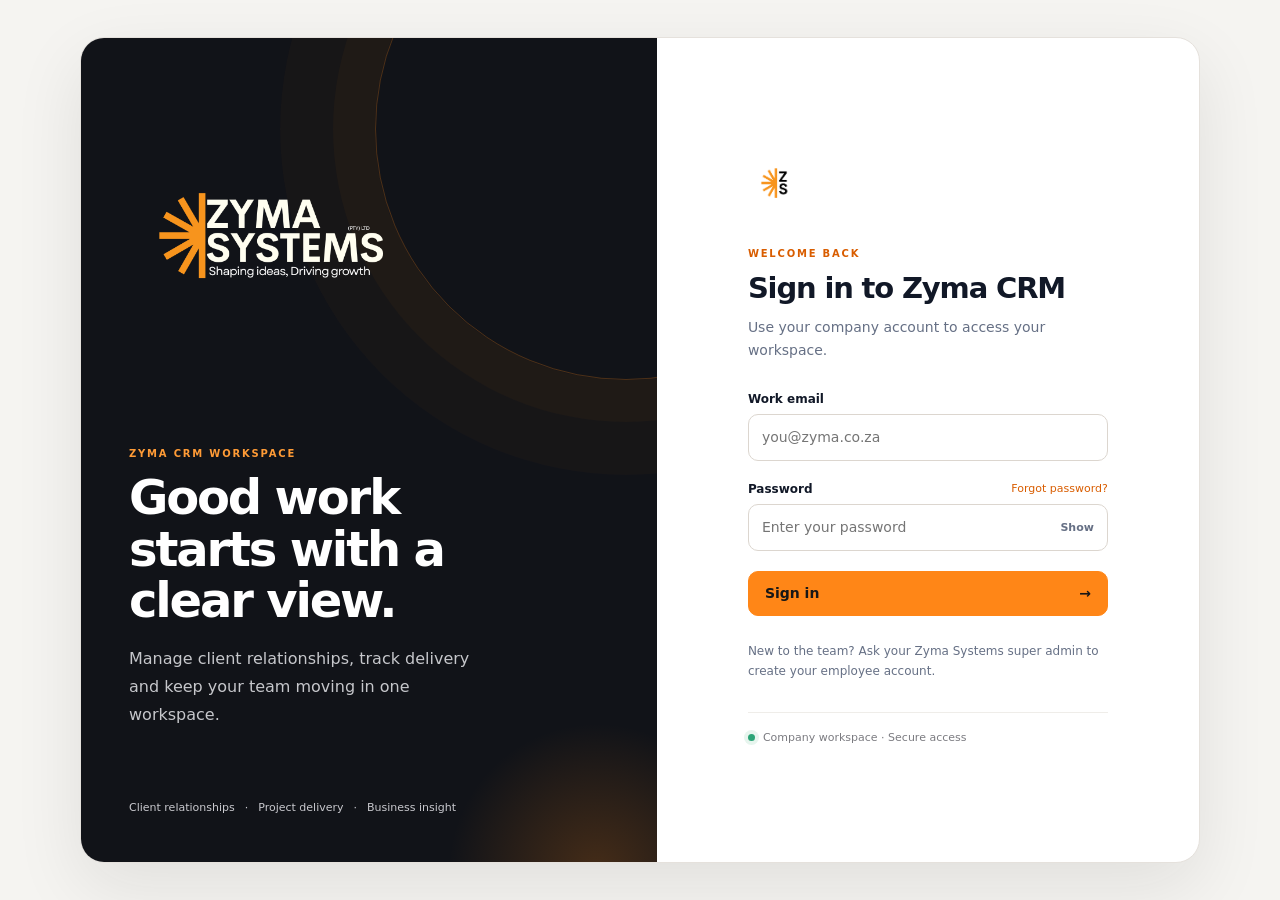
<file: index.html>
<!doctype html>
<html lang="en">
<head>
  <meta charset="utf-8"><meta name="viewport" content="width=device-width, initial-scale=1">
  <meta name="theme-color" content="#f7f6f3">
  <meta name="description" content="Zyma CRM is the staff workspace for managing client relationships, tracking project delivery and keeping your team moving.">
  <title>Zyma CRM | Staff Workspace</title>
  <link rel="canonical" href="https://crm.zyma.co.za/">
  <meta property="og:type" content="website">
  <meta property="og:site_name" content="Zyma CRM">
  <meta property="og:title" content="Zyma CRM | Staff Workspace">
  <meta property="og:description" content="Manage client relationships, track project delivery and keep your team moving in one workspace.">
  <meta property="og:url" content="https://crm.zyma.co.za/">
  <meta property="og:image" content="https://crm.zyma.co.za/assets/zyma-crm-social.png">
  <meta property="og:image:width" content="1200">
  <meta property="og:image:height" content="630">
  <meta property="og:image:alt" content="Zyma CRM staff workspace">
  <meta name="twitter:card" content="summary_large_image">
  <meta name="twitter:title" content="Zyma CRM | Staff Workspace">
  <meta name="twitter:description" content="Manage client relationships, track project delivery and keep your team moving in one workspace.">
  <meta name="twitter:image" content="https://crm.zyma.co.za/assets/zyma-crm-social.png">
  <link rel="icon" type="image/png" href="assets/zyma-symbol.png"><link rel="stylesheet" href="auth.css">
</head>
<body class="auth-page">
  <main class="auth-shell">
    <section class="auth-story" aria-label="Zyma Systems">
      <img class="auth-full-logo" src="assets/zyma-systems-logo-full.png" alt="Zyma Systems — Shaping ideas, Driving growth">
      <div class="story-copy"><span class="eyebrow">ZYMA CRM WORKSPACE</span><h1>Good work starts with a clear view.</h1><p>Manage client relationships, track delivery and keep your team moving in one workspace.</p></div>
      <div class="story-foot"><span>Client relationships</span><span>·</span><span>Project delivery</span><span>·</span><span>Business insight</span></div>
    </section>
    <section class="auth-panel">
      <div class="auth-panel-inner">
        <img class="auth-symbol" src="assets/zyma-symbol.png" alt="Zyma Systems symbol">
        <span class="eyebrow">WELCOME BACK</span><h2>Sign in to Zyma CRM</h2><p class="muted">Use your company account to access your workspace.</p>
        <form id="login-form" novalidate>
          <label for="email">Work email</label><input id="email" name="email" type="email" autocomplete="username" placeholder="you@zyma.co.za" required>
          <div class="label-row"><label for="password">Password</label><a href="forgot-password.html" id="forgot-link">Forgot password?</a></div>
          <div class="password-wrap"><input id="password" name="password" type="password" autocomplete="current-password" placeholder="Enter your password" required><button class="show-password" type="button" id="toggle-password" aria-label="Show password">Show</button></div>
          <div class="auth-message" id="login-message" role="status" aria-live="polite"></div>
          <button class="primary-btn" type="submit" id="login-submit"><span>Sign in</span><span aria-hidden="true">→</span></button>
        </form>
        <p class="auth-help">New to the team? Ask your Zyma Systems super admin to create your employee account.</p>
        <div class="auth-secure"><span class="secure-dot"></span> Company workspace · Secure access</div>
      </div>
    </section>
  </main>
  <script src="login.js"></script>
</body></html>
</file>
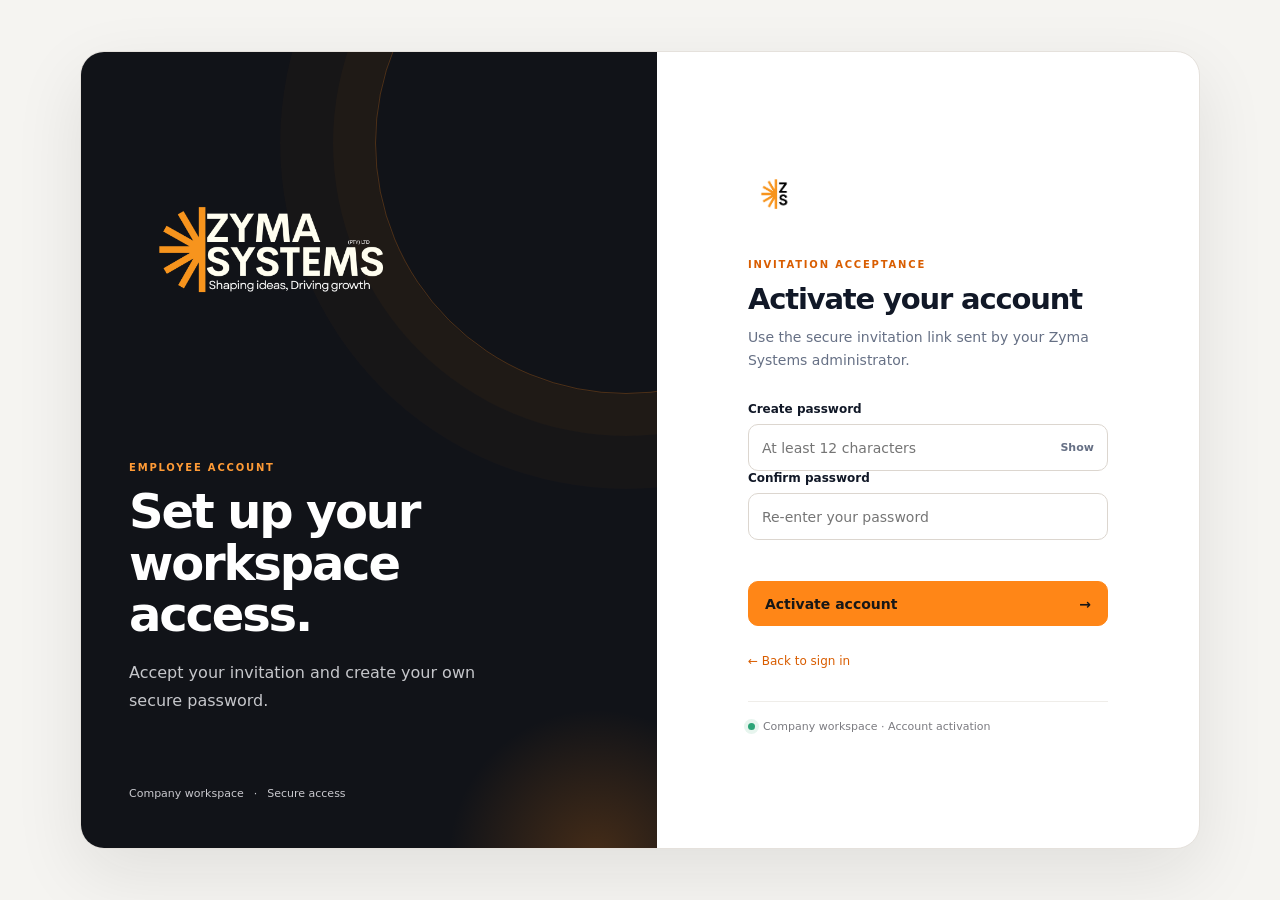
<file: activate-account.html>
<!doctype html>
<html lang="en"><head><meta charset="utf-8"><meta name="viewport" content="width=device-width,initial-scale=1"><meta name="theme-color" content="#111318"><link rel="icon" type="image/png" href="assets/zyma-symbol.png"><link rel="stylesheet" href="auth.css"><title>Activate account · Zyma CRM</title></head>
<body class="auth-page"><main class="auth-shell"><section class="auth-story" aria-label="Zyma Systems"><img class="auth-full-logo" src="assets/zyma-systems-logo-full.png" alt="Zyma Systems"><div class="story-copy"><span class="eyebrow">EMPLOYEE ACCOUNT</span><h1>Set up your workspace access.</h1><p>Accept your invitation and create your own secure password.</p></div><div class="story-foot"><span>Company workspace</span><span>·</span><span>Secure access</span></div></section><section class="auth-panel"><div class="auth-panel-inner"><img class="auth-symbol" src="assets/zyma-symbol.png" alt="Zyma Systems symbol"><span class="eyebrow">INVITATION ACCEPTANCE</span><h2>Activate your account</h2><p class="muted">Use the secure invitation link sent by your Zyma Systems administrator.</p><form id="activate-account-form" novalidate><label for="activation-password">Create password</label><div class="password-wrap"><input id="activation-password" name="password" type="password" minlength="12" autocomplete="new-password" required placeholder="At least 12 characters"><button class="show-password" type="button" data-toggle-password="activation-password">Show</button></div><label for="activation-confirm">Confirm password</label><input id="activation-confirm" name="confirmPassword" type="password" minlength="12" autocomplete="new-password" required placeholder="Re-enter your password"><div class="auth-message" id="activation-message" role="status" aria-live="polite"></div><button class="primary-btn" type="submit"><span>Activate account</span><span aria-hidden="true">→</span></button></form><p class="auth-help"><a href="index.html">← Back to sign in</a></p><div class="auth-secure"><span class="secure-dot"></span> Company workspace · Account activation</div></div></section></main><script src="account-workflows.js"></script></body></html>
</file>
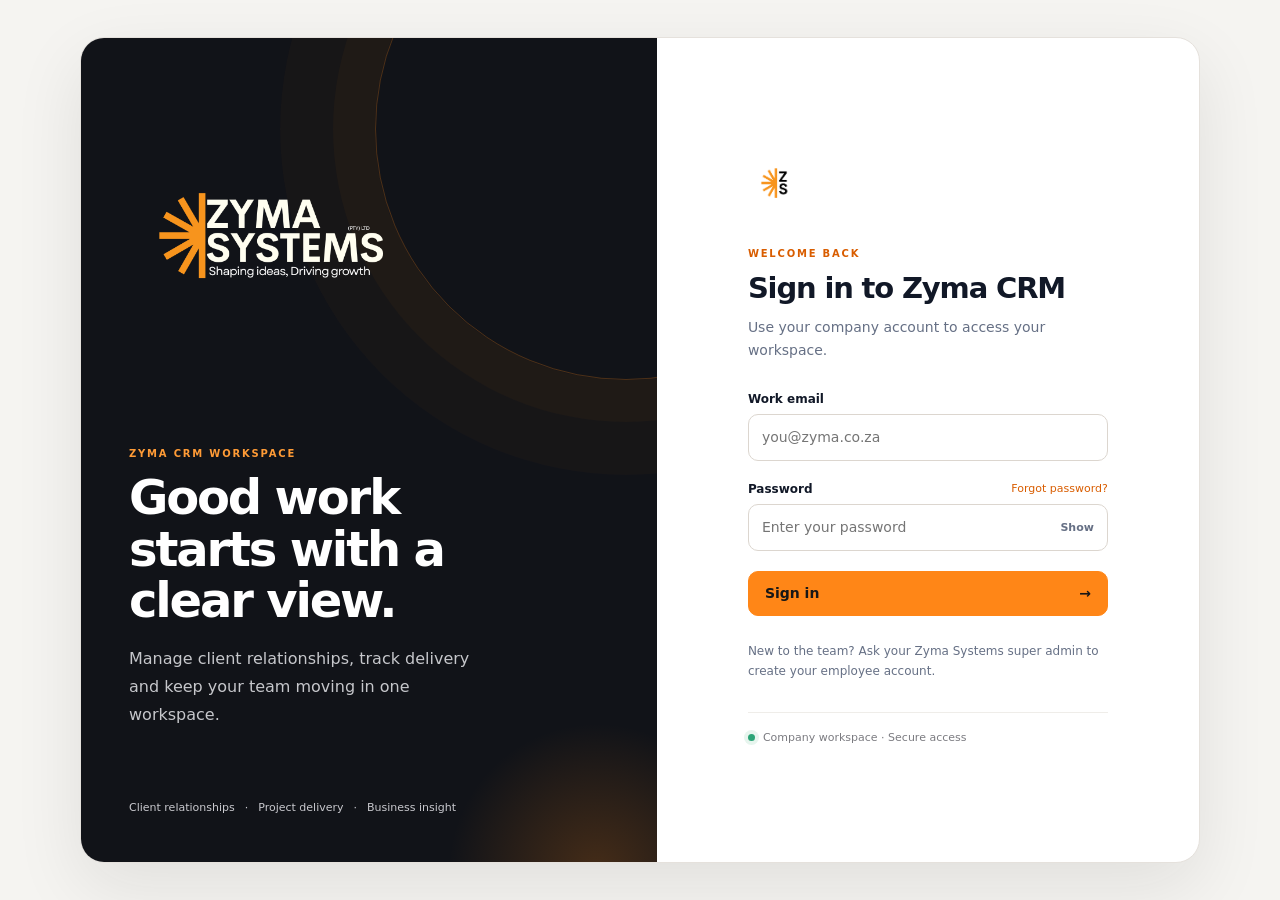
<file: employees.html>
<!doctype html>
<html lang="en"><head><meta charset="utf-8"><meta name="viewport" content="width=device-width,initial-scale=1"><title>Employee access · Zyma CRM</title><link rel="icon" type="image/png" href="assets/zyma-symbol.png"><link rel="stylesheet" href="auth.css"></head>
<body class="admin-page">
<header class="admin-top"><a class="admin-brand" href="workspace.html"><img src="assets/zyma-symbol.png" alt=""><span>ZYMA <small>CRM WORKSPACE</small></span></a><div class="admin-top-right"><span id="admin-identity">Workspace administration</span><button id="sign-out" class="outline-btn" type="button">Sign out</button></div></header>
<main class="admin-main"><div class="page-heading"><div><span class="eyebrow">WORKSPACE ACCESS</span><h1>Employees</h1><p class="muted">Invite employees and manage their access to the Zyma CRM workspace.</p><p class="muted">Employee accounts are loaded and managed through the secure Zyma CRM API.</p></div><button id="open-add" class="primary-btn add-btn" type="button">＋ Add employee</button></div>
<div class="admin-stats"><article><span>Team members</span><strong id="employee-count">—</strong><small>Accounts in this workspace</small></article><article><span>Active access</span><strong id="active-count">—</strong><small>Enabled employee accounts</small></article><article><span>Pending invitations</span><strong id="pending-count">—</strong><small>Invitations created this session; full pending list not yet available</small></article></div>
<section class="employee-card"><div class="employee-card-head"><div><h2>Team directory</h2><p class="muted">Only the super admin can add or change employee access.</p></div><input id="employee-search" type="search" placeholder="Search employees…" aria-label="Search employees"></div><div class="table-wrap"><table><thead><tr><th>Employee</th><th>Role</th><th>Status</th><th>Last active</th><th>Actions</th></tr></thead><tbody id="employee-rows"><tr><td colspan="5" class="empty-cell">Connecting to the secure workspace…</td></tr></tbody></table></div><div class="auth-message table-message" id="employee-message" role="status" aria-live="polite"></div></section>
<p class="security-note"><strong>Invitation delivery</strong> Invitations are saved on the server. Email delivery and a persistent pending-invitations list are not yet implemented; newly created invitation links are shown once so you can share them securely.</p></main>
<div class="modal-backdrop" id="employee-modal" hidden><section class="employee-modal" role="dialog" aria-modal="true" aria-labelledby="modal-title"><button class="modal-close" id="close-add" aria-label="Close dialog" type="button">×</button><span class="eyebrow">TEAM DIRECTORY</span><h2 id="modal-title">Add an employee</h2><p class="muted">They'll receive an invitation to set up their own account.</p><form id="employee-form"><div class="field-grid"><div class="field full"><label for="employee-name">Full name *</label><input id="employee-name" name="name" required autocomplete="name" placeholder="Employee full name"></div><div class="field full"><label for="employee-email">Work email *</label><input id="employee-email" name="email" required type="email" autocomplete="email" placeholder="name@zyma.co.za"></div><div class="field"><label for="employee-role">Role *</label><select id="employee-role" name="role" required><option value="employee">Employee</option><option value="sales">Sales & client relations</option><option value="project_manager">Project manager</option><option value="viewer">Read-only</option></select></div></div><div id="employee-form-message" class="auth-message" role="status" aria-live="polite"></div><div class="modal-actions"><button class="outline-btn" id="cancel-add" type="button">Cancel</button><button class="primary-btn" type="submit" id="save-employee">Create invitation</button></div></form></section></div>
<script src="crm-api.js"></script>
<script src="auth-session.js"></script>
<script src="employees.js"></script></body></html>
</file>
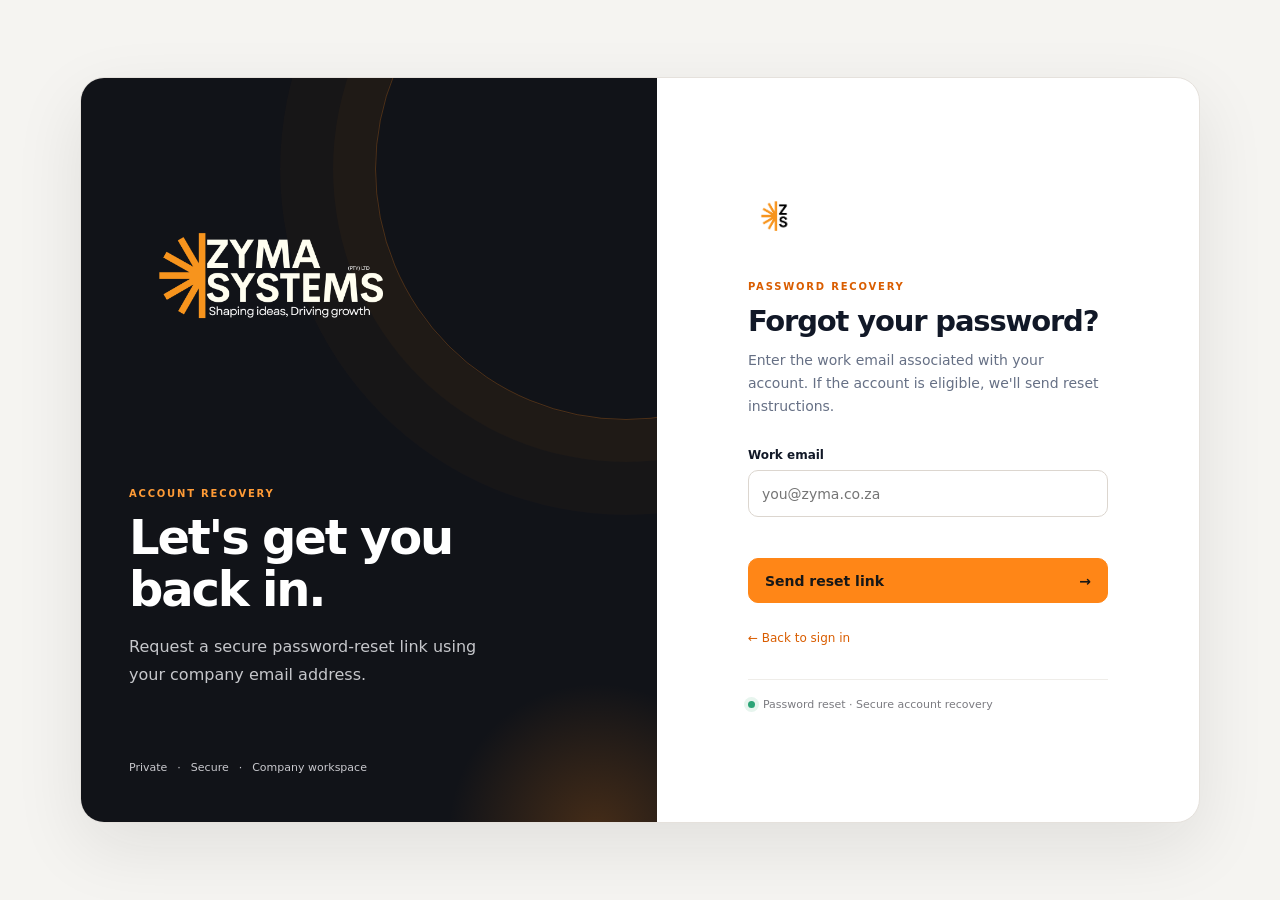
<file: forgot-password.html>
<!doctype html>
<html lang="en">
<head>
  <meta charset="utf-8"><meta name="viewport" content="width=device-width, initial-scale=1">
  <meta name="theme-color" content="#111318"><meta name="description" content="Reset your Zyma CRM account password.">
  <title>Forgot password · Zyma CRM</title>
  <link rel="icon" type="image/png" href="assets/zyma-symbol.png"><link rel="stylesheet" href="auth.css">
</head>
<body class="auth-page">
  <main class="auth-shell">
    <section class="auth-story" aria-label="Zyma Systems">
      <img class="auth-full-logo" src="assets/zyma-systems-logo-full.png" alt="Zyma Systems">
      <div class="story-copy"><span class="eyebrow">ACCOUNT RECOVERY</span><h1>Let's get you back in.</h1><p>Request a secure password-reset link using your company email address.</p></div>
      <div class="story-foot"><span>Private</span><span>·</span><span>Secure</span><span>·</span><span>Company workspace</span></div>
    </section>
    <section class="auth-panel">
      <div class="auth-panel-inner">
        <img class="auth-symbol" src="assets/zyma-symbol.png" alt="Zyma Systems symbol">
        <span class="eyebrow">PASSWORD RECOVERY</span><h2>Forgot your password?</h2><p class="muted">Enter the work email associated with your account. If the account is eligible, we'll send reset instructions.</p>
        <form id="forgot-form" novalidate>
          <label for="email">Work email</label><input id="email" name="email" type="email" autocomplete="username" placeholder="you@zyma.co.za" required>
          <div class="auth-message" id="forgot-message" role="status" aria-live="polite"></div>
          <button class="primary-btn" type="submit" id="forgot-submit"><span>Send reset link</span><span aria-hidden="true">→</span></button>
        </form>
        <p class="auth-help"><a href="index.html">← Back to sign in</a></p>
        <div class="auth-secure"><span class="secure-dot"></span> Password reset · Secure account recovery</div>
      </div>
    </section>
  </main>
  <script src="forgot-password.js"></script>
</body></html>
</file>
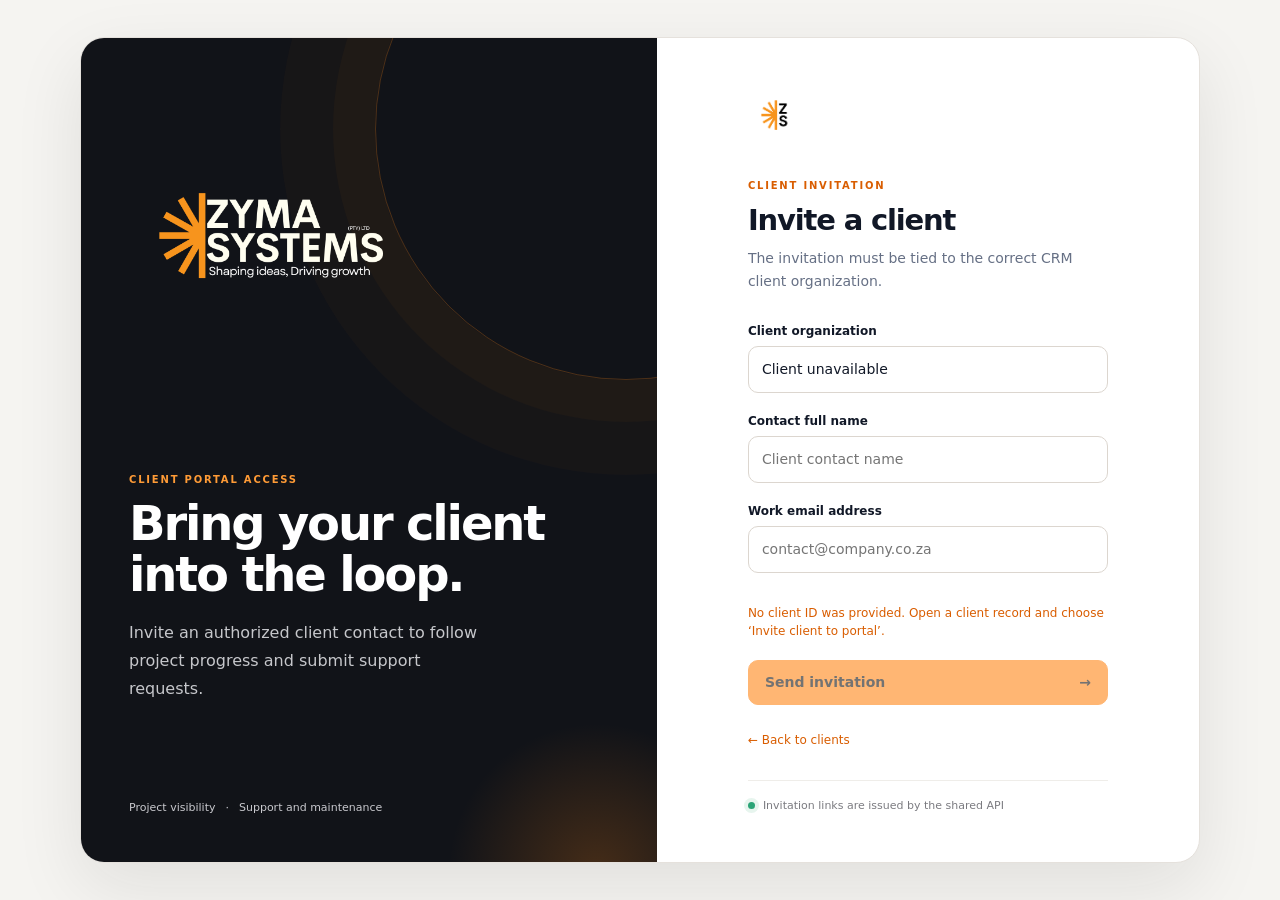
<file: invite-client.html>
<!doctype html>
<html lang="en"><head><meta charset="utf-8"><meta name="viewport" content="width=device-width,initial-scale=1"><meta name="theme-color" content="#111318"><link rel="icon" type="image/png" href="assets/zyma-symbol.png"><link rel="stylesheet" href="auth.css"><title>Invite client · Zyma CRM</title></head>
<body class="auth-page"><main class="auth-shell"><section class="auth-story" aria-label="Zyma Systems"><img class="auth-full-logo" src="assets/zyma-systems-logo-full.png" alt="Zyma Systems"><div class="story-copy"><span class="eyebrow">CLIENT PORTAL ACCESS</span><h1>Bring your client into the loop.</h1><p>Invite an authorized client contact to follow project progress and submit support requests.</p></div><div class="story-foot"><span>Project visibility</span><span>·</span><span>Support and maintenance</span></div></section><section class="auth-panel"><div class="auth-panel-inner"><img class="auth-symbol" src="assets/zyma-symbol.png" alt="Zyma Systems symbol"><span class="eyebrow">CLIENT INVITATION</span><h2>Invite a client</h2><p class="muted">The invitation must be tied to the correct CRM client organization.</p><form id="client-invite-form" novalidate><label for="invite-client-name">Client organization</label><input id="invite-client-name" name="clientName" required readonly placeholder="Select a client in CRM"><input id="invite-client-id" name="clientId" type="hidden"><label for="invite-contact-name">Contact full name</label><input id="invite-contact-name" name="name" required autocomplete="name" placeholder="Client contact name"><label for="invite-contact-email">Work email address</label><input id="invite-contact-email" name="email" type="email" required autocomplete="email" placeholder="contact@company.co.za"><div class="auth-message" id="invite-message" role="status" aria-live="polite"></div><button class="primary-btn" type="submit"><span>Send invitation</span><span aria-hidden="true">→</span></button></form><p class="auth-help"><a href="workspace.html#clients">← Back to clients</a></p><div class="auth-secure"><span class="secure-dot"></span> Invitation links are issued by the shared API</div></div></section></main><script src="invite-client.js"></script></body></html>
</file>
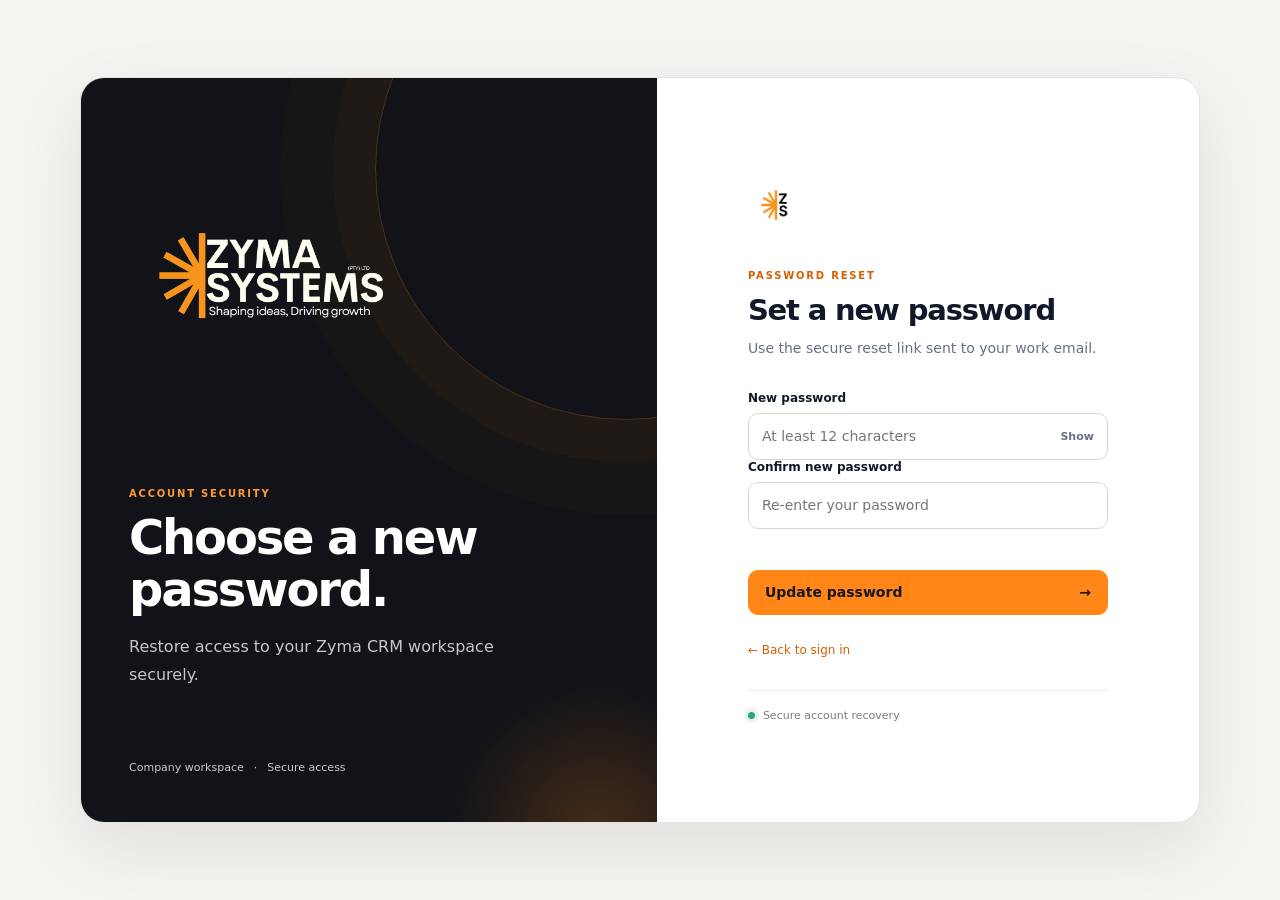
<file: reset-password.html>
<!doctype html>
<html lang="en"><head><meta charset="utf-8"><meta name="viewport" content="width=device-width,initial-scale=1"><meta name="theme-color" content="#111318"><link rel="icon" type="image/png" href="assets/zyma-symbol.png"><link rel="stylesheet" href="auth.css"><title>Reset password · Zyma CRM</title></head>
<body class="auth-page"><main class="auth-shell"><section class="auth-story" aria-label="Zyma Systems"><img class="auth-full-logo" src="assets/zyma-systems-logo-full.png" alt="Zyma Systems"><div class="story-copy"><span class="eyebrow">ACCOUNT SECURITY</span><h1>Choose a new password.</h1><p>Restore access to your Zyma CRM workspace securely.</p></div><div class="story-foot"><span>Company workspace</span><span>·</span><span>Secure access</span></div></section><section class="auth-panel"><div class="auth-panel-inner"><img class="auth-symbol" src="assets/zyma-symbol.png" alt="Zyma Systems symbol"><span class="eyebrow">PASSWORD RESET</span><h2>Set a new password</h2><p class="muted">Use the secure reset link sent to your work email.</p><form id="crm-new-password-form" novalidate><label for="crm-new-password">New password</label><div class="password-wrap"><input id="crm-new-password" name="password" type="password" minlength="12" autocomplete="new-password" required placeholder="At least 12 characters"><button class="show-password" type="button" data-toggle-password="crm-new-password">Show</button></div><label for="crm-confirm-password">Confirm new password</label><input id="crm-confirm-password" name="confirmPassword" type="password" minlength="12" autocomplete="new-password" required placeholder="Re-enter your password"><div class="auth-message" id="crm-reset-message" role="status" aria-live="polite"></div><button class="primary-btn" type="submit"><span>Update password</span><span aria-hidden="true">→</span></button></form><p class="auth-help"><a href="index.html">← Back to sign in</a></p><div class="auth-secure"><span class="secure-dot"></span> Secure account recovery</div></div></section></main><script src="account-workflows.js"></script></body></html>
</file>
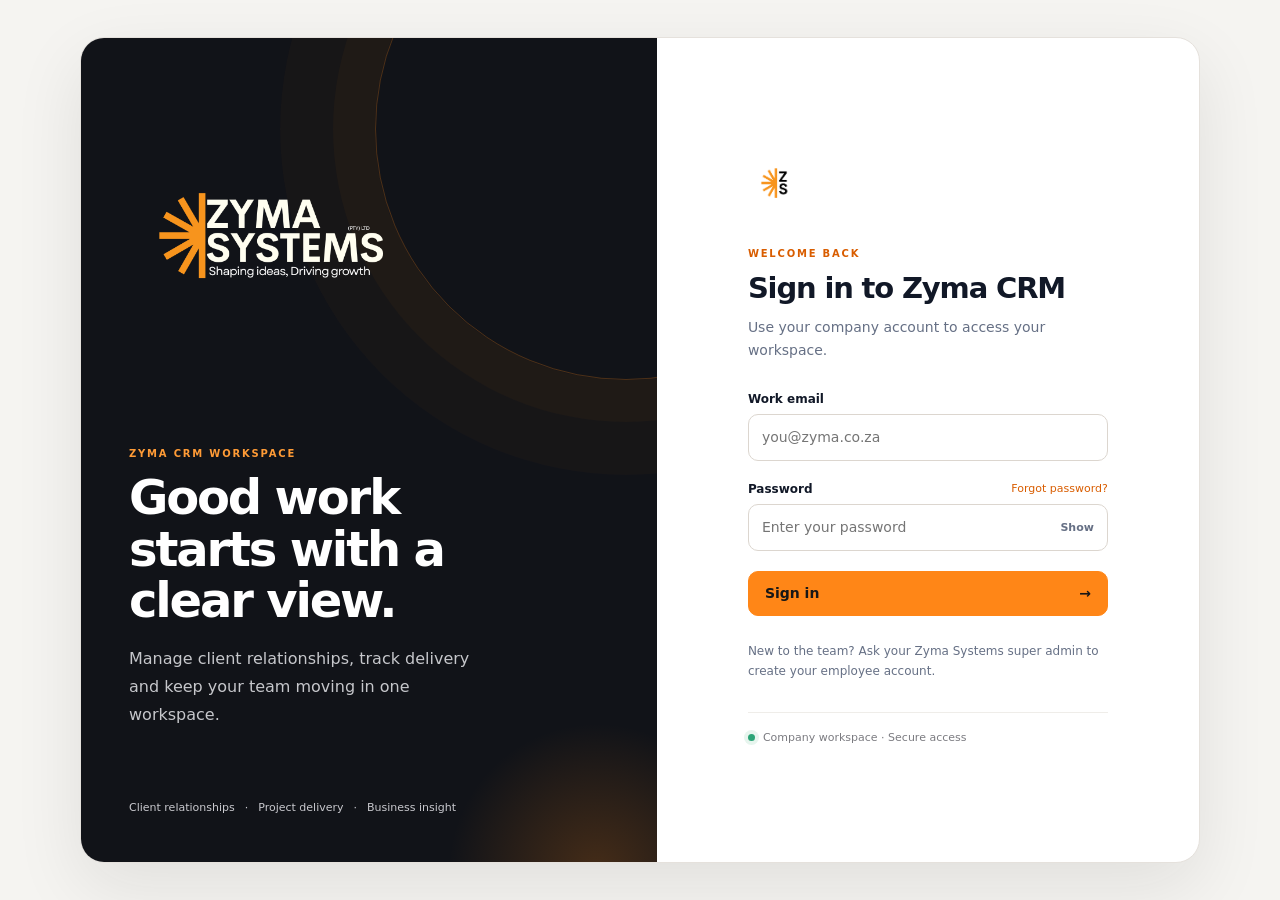
<file: tasks.html>
<!doctype html>
<html lang="en">
<head>
  <meta charset="utf-8">
  <meta name="viewport" content="width=device-width, initial-scale=1">
  <meta name="theme-color" content="#101722">
  <link rel="stylesheet" href="boot-loader.css?v=20261111-boot">
  <script src="boot-loader.js?v=20261111-boot"></script>
  <link rel="icon" type="image/png" href="assets/zyma-symbol.png">
  <link rel="apple-touch-icon" href="assets/zyma-symbol.png">
  <meta name="description" content="Zyma Systems internal CRM — tasks and milestones.">
  <title>Tasks & Milestones | Zyma CRM</title>
  <link rel="preconnect" href="https://fonts.googleapis.com">
  <link rel="preconnect" href="https://fonts.gstatic.com" crossorigin>
  <link href="https://fonts.googleapis.com/css2?family=DM+Sans:wght@400;500;600;700&family=Manrope:wght@500;600;700;800&display=swap" rel="stylesheet">
  <link rel="stylesheet" href="styles.css">
  <link rel="stylesheet" href="tasks.css?v=20261108-gantt-chart-mobile3">
  <link rel="stylesheet" href="motion.css?v=20261110-motion">
</head>
<body>
  <div class="app-shell">
    <aside class="sidebar" id="sidebar">
      <a class="brand" href="workspace.html#dashboard" aria-label="Zyma CRM home">
        <span class="brand-mark"><img src="assets/zyma-symbol.png" alt="" aria-hidden="true"></span>
        <span class="brand-copy"><strong>ZYMA</strong><small>CRM WORKSPACE</small></span>
      </a>

      <div class="workspace-switcher">
        <span class="workspace-icon"><img src="assets/zyma-symbol.png" alt="Zyma Systems symbol"></span>
        <span class="workspace-copy"><strong>Zyma Systems</strong><small>Internal workspace</small></span>
        <span class="chevron">⌄</span>
      </div>

      <p class="nav-label">WORKSPACE</p>
      <nav class="primary-nav" aria-label="Main navigation">
        <a class="nav-item" href="workspace.html#dashboard"><span class="nav-icon">▦</span><span>Dashboard</span></a>
        <a class="nav-item" href="workspace.html#leads"><span class="nav-icon">◉</span><span>Leads</span><span class="nav-count" id="lead-nav-count">0</span></a>
        <a class="nav-item" href="workspace.html#meetings"><span class="nav-icon">▦</span><span>Meetings</span><span class="nav-count" id="meeting-nav-count">0</span></a>
        <a class="nav-item" href="workspace.html#clients"><span class="nav-icon">♧</span><span>Clients</span><span class="nav-count" id="client-nav-count">0</span></a>
        <a class="nav-item" href="workspace.html#contacts"><span class="nav-icon">◎</span><span>Contacts</span><span class="nav-count" id="contact-nav-count">0</span></a>
        <a class="nav-item" href="workspace.html#projects"><span class="nav-icon">▣</span><span>Projects</span><span class="nav-count" id="project-nav-count">0</span></a>
        <a class="nav-item active" href="tasks.html" aria-current="page"><span class="nav-icon">☑</span><span>Tasks & milestones</span><span class="nav-count" id="task-nav-count">0</span></a>
      </nav>

      <p class="nav-label nav-label-spaced">RELATIONSHIPS</p>
      <nav class="primary-nav" aria-label="Relationship navigation">
        <a class="nav-item" href="workspace.html#communications"><span class="nav-icon">▤</span><span>Communications</span></a>
        <a class="nav-item" href="workspace.html#reports"><span class="nav-icon">▥</span><span>Reports</span></a>
      </nav>

      <div class="sidebar-bottom">
        <a class="nav-item" href="workspace.html#settings"><span class="nav-icon">⚙</span><span>Settings</span></a>
        <div class="sidebar-help">
          <span class="help-mark">?</span>
          <div><strong>Need a hand?</strong><small>View workspace guide</small></div>
          <span class="chevron">↗</span>
        </div>
        <div class="sidebar-user">
          <div class="avatar avatar-orange">U</div>
          <div class="user-copy"><strong>Signed-in user</strong><small>Workspace user</small></div>
          <button class="icon-button user-menu" aria-label="User menu">···</button>
        </div>
      </div>
    </aside>

    <div class="main-column">
      <header class="topbar">
        <button class="icon-button mobile-menu" id="mobile-menu" aria-label="Toggle navigation">☰</button>
        <div class="breadcrumbs"><span>Workspace</span><span class="crumb-slash">/</span><strong id="breadcrumb-current">Tasks & milestones</strong></div>
        <div class="topbar-actions">
          <label class="global-search">
            <span aria-hidden="true">⌕</span>
            <input id="global-search" type="search" placeholder="Search projects, tasks..." autocomplete="off">
            <kbd>⌘ K</kbd>
          </label>
          <button class="icon-button theme-toggle" id="theme-toggle" type="button" aria-label="Switch to light theme" title="Switch theme">☼</button>
          <button class="icon-button notification-button" id="notifications-button" aria-label="Notifications">
            ♧<span class="notification-dot"></span>
          </button>
          <span class="topbar-divider"></span>
          <button class="profile-button" id="profile-button">
            <span class="avatar avatar-blue">U</span>
            <span class="profile-copy"><strong>Signed-in user</strong><small>Workspace account</small></span>
            <span class="chevron">⌄</span>
          </button>
        </div>
      </header>

      <main class="content" id="main-content">

        <!-- ============ Step 1: choose a project ============ -->
        <section id="project-picker-view">
          <div class="page-heading">
            <div>
              <p class="eyebrow">PROJECT DELIVERY</p>
              <h1>Tasks & milestones</h1>
              <p class="page-subtitle">Choose a project to open its task board, milestones and delivery metrics.</p>
            </div>
          </div>

          <div class="metric-grid" id="picker-metrics"></div>


          <div class="picker-toolbar">
            <div><h2 class="toolbar-title">Projects</h2><p class="muted" id="project-picker-count"></p></div>
            <label class="table-search">⌕ <input id="project-picker-search" type="search" placeholder="Search projects..."></label>
          </div>
          <div id="project-picker-grid" class="project-picker-grid" aria-live="polite"></div>
          <p class="demo-note" id="data-note"></p>
        </section>

        <!-- ============ Step 2: project workspace ============ -->
        <section id="project-workspace-view" class="hidden">
          <button type="button" class="button button-secondary back-row" id="back-to-projects">← All projects</button>

          <div class="page-heading">
            <div>
              <p class="eyebrow" id="ws-eyebrow">PROJECT DELIVERY</p>
              <h1 id="ws-title">Tasks & milestones</h1>
              <p class="page-subtitle" id="ws-sub"></p>
            </div>
            <div class="heading-actions">
              <button class="button button-secondary" id="generate-project-plan" type="button">✦ Generate project plan</button>
              <button class="button button-secondary" id="new-milestone" type="button">＋ New milestone</button>
              <button class="button button-primary" id="new-task" type="button">＋ New task</button>
            </div>
          </div>

          <div class="metric-grid compact-metrics">
            <article class="metric-card"><span class="metric-label">Open tasks</span><div class="metric-value" id="metric-open">00</div><span class="metric-caption">Tasks not completed</span></article>
            <article class="metric-card"><span class="metric-label">In progress</span><div class="metric-value" id="metric-progress">00</div><span class="metric-caption">Currently being worked on</span></article>
            <article class="metric-card"><span class="metric-label">Overdue</span><div class="metric-value" id="metric-overdue">00</div><span class="metric-caption">Past their due date</span></article>
            <article class="metric-card"><span class="metric-label">Milestones</span><div class="metric-value" id="metric-milestones">0/0</div><span class="metric-caption">Milestones completed</span></article>
          </div>

          <section class="panel project-strip">
            <label class="strip-field"><span class="strip-label">PROJECT WORKSPACE</span><select id="project-filter" class="control-select"></select></label>
            <div class="progress-wrap">
              <div><span id="progress-label">Overall project progress</span><b id="progress-value">0%</b></div>
              <div class="progress-track"><div class="progress-fill" id="progress-bar" style="width:0%"></div></div>
            </div>
            <div class="table-tabs" id="view-tabs">
              <button type="button" class="filter-tab active" data-tab="board">▦ Board</button>
              <button type="button" class="filter-tab" data-tab="list">☷ List</button>
              <button type="button" class="filter-tab" data-tab="milestones">⚑ Milestones</button>
              <button type="button" class="filter-tab" data-tab="timeline">↗ Timeline</button>
            </div>
          </section>

          <div class="table-toolbar toolbar-plain">
            <div class="table-tabs" id="filters">
              <button type="button" class="filter-tab active" data-status="all">All tasks <span id="all-count">0</span></button>
              <button type="button" class="filter-tab" data-status="To do">To do</button>
              <button type="button" class="filter-tab" data-status="In progress">In progress</button>
              <button type="button" class="filter-tab" data-status="In review">In review</button>
              <button type="button" class="filter-tab" data-status="Done">Done</button>
            </div>
            <div class="tools">
              <select id="priority-filter" class="control-select" aria-label="Filter by priority"><option value="all">All priorities</option><option>High</option><option>Medium</option><option>Low</option></select>
              <label class="table-search">⌕ <input id="task-search" type="search" placeholder="Search this project..."></label>
            </div>
          </div>

          <section id="board" class="board"></section>
          <section id="list" class="panel table-panel hidden"></section>
          <section id="milestones" class="panel table-panel hidden"></section>
          <section id="timeline" class="panel table-panel hidden" aria-live="polite"></section>

          
        </section>
      </main>
    </div>
  </div>

  <dialog class="modal" id="project-plan-modal" aria-labelledby="project-plan-title">
    <div class="modal-card project-plan-card">
      <div class="modal-header"><div><p class="eyebrow">AI-ASSISTED DEVELOPMENT</p><h2 id="project-plan-title">Review project plan draft</h2></div><button type="button" class="icon-button" id="project-plan-close" aria-label="Close dialog">×</button></div>
      <p class="detail-summary" id="project-plan-summary"></p>
      <div id="project-plan-content" class="project-plan-content"></div>
      <p class="project-plan-notice">Draft only. Nothing has been saved to the CRM. Review the milestones and tasks before confirming any changes.</p>
      <div class="modal-actions project-plan-actions"><button type="button" class="button button-secondary" id="project-plan-reject">Reject draft</button><span class="project-plan-actions-spacer"></span><button type="button" class="button button-secondary" id="project-plan-cancel">Close</button><button type="button" class="button button-primary" id="project-plan-approve">Approve &amp; create tasks</button></div>
    </div>
  </dialog>

  <div class="toast-region" id="toast-region" aria-live="polite" aria-atomic="true"></div>

  <dialog class="modal" id="task-modal">
    <form class="modal-card" id="task-form">
      <div class="modal-header"><div><p class="eyebrow">WORK ITEM</p><h2 id="task-form-title">Create task</h2></div><button type="button" class="icon-button" data-close="task-modal" aria-label="Close dialog">×</button></div>
      <input id="task-id" type="hidden">
      <div class="modal-fields">
        <div class="form-field full"><label for="task-title">Task title</label><input id="task-title" required placeholder="e.g. Complete responsive layout"></div>
        <div class="form-field"><label for="task-project">Project</label><select id="task-project" required></select></div>
        <div class="form-field"><label for="task-milestone">Milestone</label><select id="task-milestone"><option value="">No milestone</option></select></div>
        <div class="form-field"><label for="task-assignee">Assignee</label><input id="task-assignee" placeholder="Team member"></div>
        <div class="form-field"><label for="task-status">Status</label><select id="task-status"><option>To do</option><option>In progress</option><option>In review</option><option>Done</option></select></div>
        <div class="form-field"><label for="task-priority">Priority</label><select id="task-priority"><option>High</option><option selected>Medium</option><option>Low</option></select></div>
        <div class="form-field"><label for="task-start">Start date</label><input id="task-start" type="date"></div>
        <div class="form-field"><label for="task-due">Due date</label><input id="task-due" type="date"></div>
        <div class="form-field full"><label for="task-description">Description / acceptance criteria</label><textarea id="task-description" rows="3" placeholder="What needs to be done and how will completion be verified?"></textarea></div>
      </div>
      <div class="modal-actions"><button type="button" class="button button-secondary" data-close="task-modal">Cancel</button><button class="button button-primary" type="submit">Save task</button></div>
    </form>
  </dialog>

  <dialog class="modal" id="milestone-modal">
    <form class="modal-card" id="milestone-form">
      <div class="modal-header"><div><p class="eyebrow">PROJECT DELIVERY</p><h2 id="milestone-form-title">Create milestone</h2></div><button type="button" class="icon-button" data-close="milestone-modal" aria-label="Close dialog">×</button></div>
      <input id="milestone-id" type="hidden">
      <div class="modal-fields">
        <div class="form-field full"><label for="milestone-title">Milestone name</label><input id="milestone-title" required placeholder="e.g. Design approved"></div>
        <div class="form-field"><label for="milestone-project">Project</label><select id="milestone-project" required></select></div>
        <div class="form-field"><label for="milestone-due">Target date</label><input id="milestone-due" type="date"></div>
        <div class="form-field"><label for="milestone-status">Status</label><select id="milestone-status"><option>Planned</option><option>In progress</option><option>Completed</option><option>Blocked</option></select></div>
        <div class="form-field full"><label for="milestone-description">Deliverable / completion criteria</label><textarea id="milestone-description" rows="3"></textarea></div>
      </div>
      <div class="modal-actions"><button type="button" class="button button-secondary" data-close="milestone-modal">Cancel</button><button class="button button-primary" type="submit">Save milestone</button></div>
    </form>
  </dialog>

  <dialog class="modal" id="detail-modal"></dialog>

  <script src="auth-session.js"></script>
  <script src="crm-api.js"></script>
  <script src="tasks.js?v=20261108-gantt-chart-mobile3"></script>
  <script src="current-user.js"></script>
  <script src="motion.js?v=20261110-motion"></script>
</body>
</html>
</file>
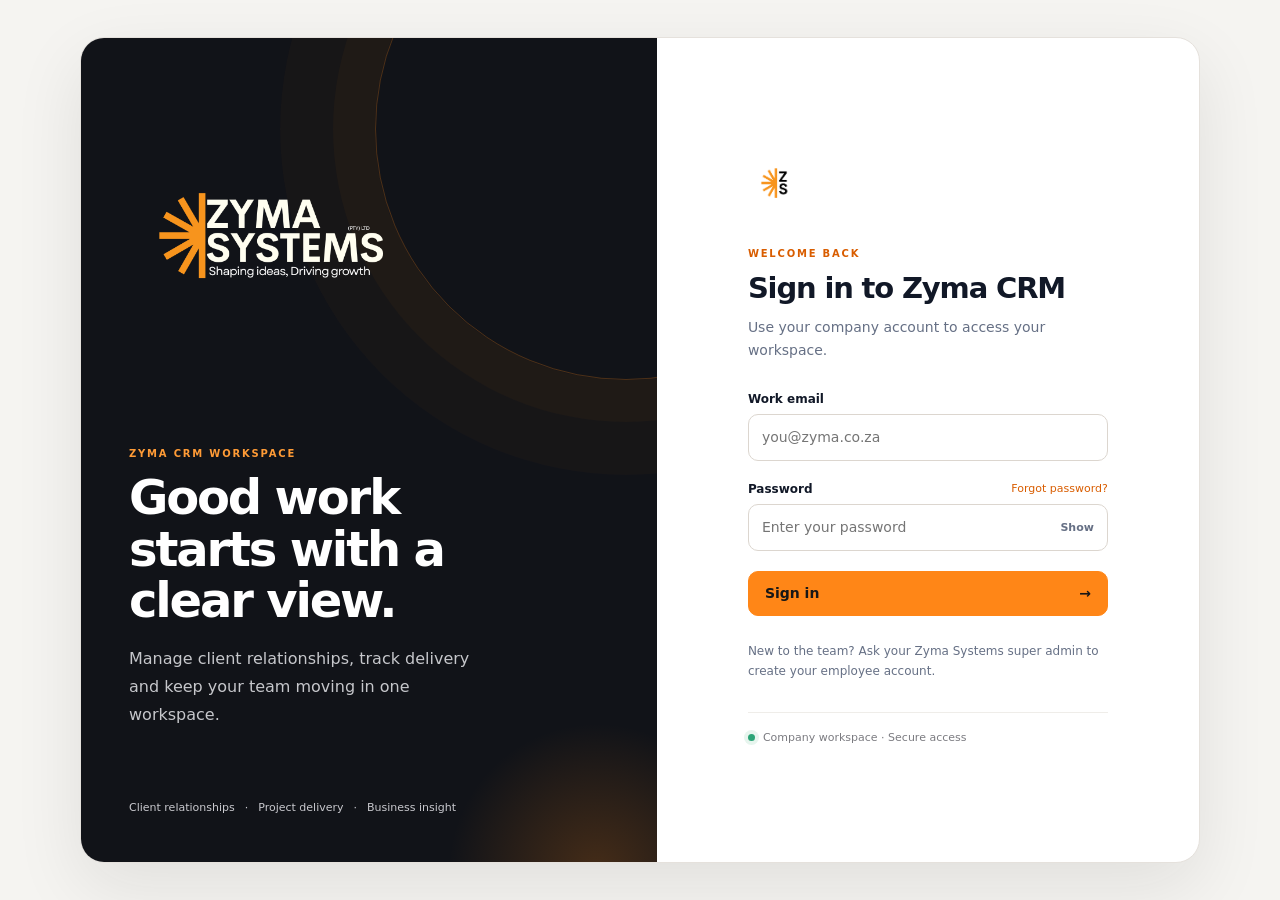
<file: workspace.html>
<!doctype html>
<html lang="en">
<head>
  <meta charset="utf-8">
  <meta name="viewport" content="width=device-width, initial-scale=1">
  <meta name="theme-color" content="#101722">
  <link rel="stylesheet" href="boot-loader.css?v=20261111-boot">
  <script src="boot-loader.js?v=20261111-boot"></script>
  <link rel="icon" type="image/png" href="assets/zyma-symbol.png">
  <link rel="apple-touch-icon" href="assets/zyma-symbol.png">
  <meta name="description" content="Zyma Systems internal CRM workspace.">
  <title>Zyma CRM — Internal Workspace</title>
  <link rel="preconnect" href="https://fonts.googleapis.com">
  <link rel="preconnect" href="https://fonts.gstatic.com" crossorigin>
  <link href="https://fonts.googleapis.com/css2?family=DM+Sans:wght@400;500;600;700&family=Manrope:wght@500;600;700;800&display=swap" rel="stylesheet">
  <link rel="stylesheet" href="styles.css">
  <link rel="stylesheet" href="clients.css?v=20261111-client-financials">
  <link rel="stylesheet" href="leads.css?v=20261110-lead-flow">
  <link rel="stylesheet" href="contacts.css?v=20261110-contacts">
  <link rel="stylesheet" href="projects.css?v=20261110-projects">
  <link rel="stylesheet" href="dashboard.css?v=20261111-payment-pulse-v2">
  <link rel="stylesheet" href="motion.css?v=20261110-motion">
  <link rel="stylesheet" href="mobile.css?v=20261110-mobile">
</head>
<body>
  <div class="app-shell">
    <aside class="sidebar" id="sidebar">
      <a class="brand" href="#dashboard" aria-label="Zyma CRM home">
        <span class="brand-mark"><img src="assets/zyma-symbol.png" alt="" aria-hidden="true"></span>
        <span class="brand-copy"><strong>ZYMA</strong><small>CRM WORKSPACE</small></span>
      </a>

      <div class="workspace-switcher">
        <span class="workspace-icon"><img src="assets/zyma-symbol.png" alt="Zyma Systems symbol"></span>
        <span class="workspace-copy"><strong>Zyma Systems</strong><small>Internal workspace</small></span>
        <span class="chevron">⌄</span>
      </div>

      <p class="nav-label">WORKSPACE</p>
      <nav class="primary-nav" aria-label="Main navigation">
        <button class="nav-item active" data-view="dashboard"><span class="nav-icon">▦</span><span>Dashboard</span></button>
        <button class="nav-item" data-view="leads"><span class="nav-icon">◉</span><span>Leads</span><span class="nav-count" id="lead-nav-count">0</span></button>
        <button class="nav-item" data-view="meetings"><span class="nav-icon">▦</span><span>Meetings</span><span class="nav-count" id="meeting-nav-count">0</span></button>
        <button class="nav-item" data-view="clients"><span class="nav-icon">♧</span><span>Clients</span><span class="nav-count" id="client-nav-count">0</span></button>
        <button class="nav-item" data-view="contacts"><span class="nav-icon">◎</span><span>Contacts</span><span class="nav-count" id="contact-nav-count">0</span></button>
        <button class="nav-item" data-view="projects"><span class="nav-icon">▣</span><span>Projects</span><span class="nav-count" id="project-nav-count">0</span></button>
        <a class="nav-item" href="tasks.html"><span class="nav-icon">☑</span><span>Tasks & milestones</span><span class="nav-count" id="task-nav-count">0</span></a>
      </nav>

      <p class="nav-label nav-label-spaced">RELATIONSHIPS</p>
      <nav class="primary-nav" aria-label="Relationship navigation">
        <button class="nav-item" data-view="communications"><span class="nav-icon">▤</span><span>Communications</span></button>
        <button class="nav-item" data-view="support"><span class="nav-icon">✉</span><span>Support tickets</span><span class="nav-count" id="support-nav-count">0</span></button>
        <button class="nav-item" data-view="project-updates"><span class="nav-icon">↗</span><span>Development updates</span></button>
        <button class="nav-item" data-view="reports"><span class="nav-icon">▥</span><span>Reports</span></button>
      </nav>

      <p class="nav-label nav-label-spaced" id="admin-nav-label" hidden>ADMINISTRATION</p>
      <nav class="primary-nav" aria-label="Administration navigation">
        <a class="nav-item" id="employee-management-link" href="employees.html" hidden><span class="nav-icon">♙</span><span>Employee management</span></a>
        <a class="nav-item" id="client-portal-link" href="https://portal.zyma.co.za/" target="_blank" rel="noopener noreferrer" hidden><span class="nav-icon">↗</span><span>Client Portal</span></a>
      </nav>

      <div class="sidebar-bottom">
        <button class="nav-item" data-view="settings"><span class="nav-icon">⚙</span><span>Settings</span></button>
        <div class="sidebar-help">
          <span class="help-mark">?</span>
          <div><strong>Need a hand?</strong><small>View workspace guide</small></div>
          <span class="chevron">↗</span>
        </div>
        <div class="sidebar-user">
          <div class="avatar avatar-orange">U</div>
          <div class="user-copy"><strong>Signed-in user</strong><small>Workspace user</small></div>
          <button class="icon-button user-menu" aria-label="User menu">···</button>
        </div>
      </div>
    </aside>

    <div class="main-column">
      <header class="topbar">
        <button class="icon-button mobile-menu" id="mobile-menu" aria-label="Toggle navigation">☰</button>
        <div class="breadcrumbs"><span>Workspace</span><span class="crumb-slash">/</span><strong id="breadcrumb-current">Dashboard</strong></div>
        <div class="topbar-actions">
          <label class="global-search">
            <span aria-hidden="true">⌕</span>
            <input id="global-search" type="search" placeholder="Search clients, leads, projects..." autocomplete="off">
            <kbd>⌘ K</kbd>
          </label>
          <button class="icon-button theme-toggle" id="theme-toggle" type="button" aria-label="Switch to light theme" title="Switch theme">☼</button>
          <button class="icon-button notification-button" id="notifications-button" aria-label="Notifications">
            ♧<span class="notification-dot"></span>
          </button>
          <span class="topbar-divider"></span>
          <button class="profile-button" id="profile-button">
            <span class="avatar avatar-blue">U</span>
            <span class="profile-copy"><strong>Signed-in user</strong><small>Workspace user</small></span>
            <span class="chevron">⌄</span>
          </button>
        </div>
      </header>

      <main class="content" id="main-content">
        <section class="view-section active" id="view-dashboard" data-title="Dashboard">
          <div id="dash-root" class="dx-root" aria-live="off"></div>
        </section>

        <section class="view-section" id="view-leads" data-title="Leads">
          <div class="page-heading"><div><p class="eyebrow">Growth and opportunities</p><h1>Leads</h1><p class="page-subtitle">From first contact to a signed SLA. Drag a lead to the next step as the conversation moves forward.</p></div><div class="heading-actions"><button class="button button-secondary" data-action="export">↧ Export</button><button class="button button-primary" data-action="new-lead">＋ New lead</button></div></div>
          <div class="metric-grid compact-metrics">
            <article class="metric-card"><span class="metric-label">Open opportunities</span><div class="metric-value" id="lead-total">08</div><span class="metric-caption">Across all stages</span></article>
            <article class="metric-card"><span class="metric-label">Discovery calls</span><div class="metric-value" id="lead-discovery">00</div><span class="metric-caption">Learning what they need</span></article>
            <article class="metric-card"><span class="metric-label">Awaiting SLA</span><div class="metric-value" id="lead-proposal">00</div><span class="metric-caption">Proposal sent, not yet signed</span></article>
            <article class="metric-card"><span class="metric-label">Won this quarter</span><div class="metric-value" id="lead-won">00</div><span class="metric-caption">Won opportunities</span></article>
          </div>
          <div class="lp-funnel" id="lead-funnel" aria-label="Leads at each step"></div>
          <div class="leads-toolbar"><div class="table-tabs view-switch" id="lead-view-tabs"><button class="filter-tab active" data-lead-view="board">▦ Board</button><button class="filter-tab" data-lead-view="table">☷ Table</button></div><label class="table-search">⌕ <input id="lead-search" placeholder="Search leads..." type="search"></label></div>
          <section class="leads-board" id="leads-board" aria-label="Lead pipeline board"></section>
          <section class="panel table-panel is-hidden" id="leads-table-panel"><div class="table-toolbar"><div class="table-tabs" id="lead-filters"><button class="filter-tab active" data-filter="all">All leads <span id="all-lead-count">0</span></button><button class="filter-tab" data-filter="New">New</button><button class="filter-tab" data-filter="Discovery">Discovery call</button><button class="filter-tab" data-filter="Follow-up">Financial follow-up</button><button class="filter-tab" data-filter="Proposal">Proposal</button><button class="filter-tab" data-filter="Won">Won</button><button class="filter-tab" data-filter="Lost">Lost</button></div></div><div class="table-wrap"><table><thead><tr><th>Lead / Company</th><th>Service interest</th><th>Stage</th><th>Owner</th><th>Next follow-up</th><th></th></tr></thead><tbody id="leads-table"></tbody></table></div><div class="table-footer"><span id="lead-table-count">Showing 0 leads</span><span class="muted">No leads recorded yet</span></div></section>
        </section>

        <section class="view-section" id="view-meetings" data-title="Meetings">
          <div class="page-heading"><div><p class="eyebrow">DISCOVERY & FOLLOW-UP</p><h1>Meetings</h1><p class="page-subtitle">Schedule the two client meetings: Discovery first, then Financial to present payment options. Meetings are held on Microsoft Teams.</p></div><div class="heading-actions"><button class="button button-primary" data-action="new-meeting">＋ Schedule meeting</button></div></div>
          <div class="metric-grid compact-metrics"><article class="metric-card"><span class="metric-label">All meetings</span><div class="metric-value" id="meeting-total">00</div><span class="metric-caption">Recorded in CRM</span></article><article class="metric-card"><span class="metric-label">Upcoming</span><div class="metric-value" id="meeting-upcoming">00</div><span class="metric-caption">Scheduled sessions</span></article><article class="metric-card"><span class="metric-label">Completed</span><div class="metric-value" id="meeting-completed">00</div><span class="metric-caption">With notes and outcomes</span></article><article class="metric-card"><span class="metric-label">Needs follow-up</span><div class="metric-value" id="meeting-followup">00</div><span class="metric-caption">Next actions required</span></article></div>
          <section class="meeting-intro-grid" aria-label="Meeting workflow">
            <article class="meeting-workflow-card"><span class="meeting-step">01</span><div><h2>Discovery meeting</h2><p>Understand the client's process, requirements, goals and constraints.</p></div><span class="meeting-step-icon">◎</span></article>
            <article class="meeting-workflow-card"><span class="meeting-step">00</span><div><h2>Financial meeting</h2><p>Present pricing, deposit options, payment dates and commercial terms.</p></div><span class="meeting-step-icon">R</span></article>
          </section>
          <section class="panel table-panel meeting-table-panel"><div class="table-toolbar"><div><h2 class="toolbar-title">Meeting schedule</h2><p class="muted">Select a meeting title or View to open its full details, notes and Microsoft Teams link.</p></div><label class="table-search">⌕ <input id="meeting-search" placeholder="Search meetings..." type="search"></label></div><div class="table-wrap"><table><thead><tr><th>Meeting</th><th>Lead / Client</th><th>Date & time</th><th>Type</th><th>Status</th><th>Next action</th><th>Actions</th></tr></thead><tbody id="meetings-table"></tbody></table></div></section>
        </section>

        <section class="view-section" id="view-clients" data-title="Clients">
          <div class="page-heading clients-page-heading"><div><p class="eyebrow">Relationship management</p><h1>Clients <span class="heading-count" id="client-heading-count">0</span></h1><p class="page-subtitle">A clear view of every relationship, active project and client contact.</p></div><div class="heading-actions"><button class="button button-secondary" data-action="export">↧ Export</button><button class="button button-primary" data-action="new-client">＋ Add client</button></div></div>
          <div class="metric-grid compact-metrics clients-metrics">
            <article class="metric-card client-summary-card"><div class="client-summary-top"><span class="metric-label">Total clients</span><span class="client-summary-icon violet">♧</span></div><div class="metric-value" id="client-total">00</div><div class="client-summary-foot"><span class="summary-dot violet-dot"></span><span>Client organizations</span></div></article>
            <article class="metric-card client-summary-card"><div class="client-summary-top"><span class="metric-label">Active relationships</span><span class="client-summary-icon green">↗</span></div><div class="metric-value" id="client-active-count">00</div><div class="client-summary-foot"><span class="summary-dot green-dot"></span><span>Currently active</span></div></article>
            <article class="metric-card client-summary-card"><div class="client-summary-top"><span class="metric-label">Active projects</span><span class="client-summary-icon blue">▣</span></div><div class="metric-value" id="client-active-projects">03</div><div class="client-summary-foot"><span class="summary-dot blue-dot"></span><span>Across all clients</span></div></article>
            <article class="metric-card client-summary-card"><div class="client-summary-top"><span class="metric-label">Industries served</span><span class="client-summary-icon orange">◈</span></div><div class="metric-value" id="client-industry-count">00</div><div class="client-summary-foot"><span class="summary-dot orange-dot"></span><span>Portfolio diversity</span></div></article>
          </div>
          <section class="panel client-directory-panel"><div class="client-directory-toolbar"><div><p class="eyebrow">YOUR PORTFOLIO</p><h2>Client directory</h2><p class="muted">Open a client to view its contacts, projects and relationship details.</p></div><label class="table-search client-search-box">⌕ <input id="client-search" placeholder="Search clients or industries..." type="search"></label></div><div class="client-directory-controls"><div class="filter-tabs" id="client-filters"><button type="button" class="filter-tab active" data-client-filter="all">All clients <span id="client-filter-all-count">00</span></button><button type="button" class="filter-tab" data-client-filter="Active">Active <span id="client-filter-active-count">00</span></button><button type="button" class="filter-tab" data-client-filter="Inactive">Inactive <span id="client-filter-inactive-count">00</span></button></div><label class="cp-sort">Sort by <select id="client-sort" class="control-select"><option value="name">Name</option><option value="projects">Most projects</option><option value="newest">Newest first</option></select></label><span class="client-results-count" id="client-results-count">4 clients</span></div><div class="client-grid" id="client-grid"></div></section>
        </section>

        <section class="view-section" id="view-contacts" data-title="Contacts">
          <div class="page-heading contacts-page-heading"><div><p class="eyebrow">People and organizations</p><h1>Contacts <span class="heading-count" id="contact-heading-count">0</span></h1><p class="page-subtitle">Build a complete picture of the people behind every business relationship.</p></div><div class="heading-actions"><button class="button button-secondary" data-action="export">↧ Export</button><button class="button button-primary" data-action="new-contact">＋ Add contact</button></div></div>
          <div class="metric-grid compact-metrics contacts-metrics">
            <article class="metric-card contact-summary-card"><div class="client-summary-top"><span class="metric-label">Total contacts</span><span class="client-summary-icon violet">◎</span></div><div class="metric-value" id="contact-total">00</div><div class="client-summary-foot"><span class="summary-dot violet-dot"></span><span>People in your directory</span></div></article>
            <article class="metric-card contact-summary-card"><div class="client-summary-top"><span class="metric-label">Organizations</span><span class="client-summary-icon blue">▦</span></div><div class="metric-value" id="contact-org-count">00</div><div class="client-summary-foot"><span class="summary-dot blue-dot"></span><span>Businesses represented</span></div></article>
            <article class="metric-card contact-summary-card"><div class="client-summary-top"><span class="metric-label">Decision makers</span><span class="client-summary-icon orange">◇</span></div><div class="metric-value" id="contact-decision-count">00</div><div class="client-summary-foot"><span class="summary-dot orange-dot"></span><span>Key business contacts</span></div></article>
            <article class="metric-card contact-summary-card"><div class="client-summary-top"><span class="metric-label">Project contacts</span><span class="client-summary-icon green">↗</span></div><div class="metric-value" id="contact-project-count">00</div><div class="client-summary-foot"><span class="summary-dot green-dot"></span><span>Connected to delivery</span></div></article>
          </div>
          <section class="panel contact-directory-panel">
            <div class="contact-directory-toolbar"><div><p class="eyebrow">RELATIONSHIP DIRECTORY</p><h2>All contacts</h2><p class="muted">Select a person to view their profile and relationship details.</p></div><label class="table-search contact-search-box">⌕ <input id="contact-search" placeholder="Search people, companies, email..." type="search"></label></div>
            <div class="contact-directory-controls"><div class="filter-tabs" id="contact-filters"><button type="button" class="filter-tab active" data-contact-filter="all">All contacts <span id="contact-filter-all-count">00</span></button><button type="button" class="filter-tab" data-contact-filter="Decision maker">Decision makers <span id="contact-filter-decision-count">01</span></button><button type="button" class="filter-tab" data-contact-filter="Project contact">Project contacts <span id="contact-filter-project-count">01</span></button><button type="button" class="filter-tab" data-contact-filter="Client contact">Client contacts <span id="contact-filter-client-count">00</span></button><button type="button" class="filter-tab" data-contact-filter="Prospect">Leads / prospects <span id="contact-filter-prospect-count">00</span></button></div><label class="cp-sort">Sort by <select id="contact-sort" class="control-select"><option value="name">Name</option><option value="organization">Organization</option><option value="followup">Next follow-up</option></select></label><span class="client-results-count" id="contact-results-count">4 contacts</span></div>
            <div class="contact-card-grid" id="contact-card-grid"></div>
          </section>
        </section>

        <section class="view-section" id="view-projects" data-title="Projects">
          <div class="page-heading"><div><p class="eyebrow">Delivery and execution</p><h1>Projects</h1><p class="page-subtitle">Everything in delivery, what needs attention, and a tidy archive of what you have finished.</p></div><div class="heading-actions"><button class="button button-secondary" data-action="export">↧ Export</button><button class="button button-primary" data-action="new-project">＋ New project</button></div></div>
          <div class="pj-stats" aria-label="Project summary">
            <div class="pj-stat"><span>All projects</span><strong id="project-total">00</strong><small>Active and archived</small></div>
            <div class="pj-stat"><span>In delivery</span><strong id="pj-delivery">00</strong><small>Work under way</small></div>
            <div class="pj-stat"><span>Planning</span><strong id="pj-planning">00</strong><small>Not started yet</small></div>
            <div class="pj-stat is-attention"><span>Needs attention</span><strong id="pj-attention">00</strong><small>Overdue or on hold</small></div>
            <div class="pj-stat"><span>Archived</span><strong id="pj-archived">00</strong><small>Completed projects</small></div>
          </div>
          <section class="panel pj-panel"><div class="pj-toolbar"><div class="filter-tabs" id="project-filters"><button type="button" class="filter-tab active" data-filter="all">Active <span id="pj-count-all">00</span></button><button type="button" class="filter-tab" data-filter="In progress">In progress <span id="pj-count-progress">00</span></button><button type="button" class="filter-tab" data-filter="Planning">Planning <span id="pj-count-planning">00</span></button><button type="button" class="filter-tab" data-filter="On hold">On hold <span id="pj-count-hold">00</span></button><button type="button" class="filter-tab pj-archive-tab" data-filter="Completed"><span class="pj-folder-icon" aria-hidden="true"></span>Completed archive <span id="pj-count-archive">00</span></button></div><label class="table-search">⌕ <input id="project-search" placeholder="Search projects..." type="search"></label></div>
            <div class="pj-grid" id="projects-grid"></div>
            <div class="pj-archive" id="projects-archive" hidden></div>
          </section>
        </section>

        <section class="view-section" id="view-tasks" data-title="Tasks">
          <div class="page-heading"><div><p class="eyebrow">WORK MANAGEMENT</p><h1>Tasks</h1><p class="page-subtitle">Keep the team aligned on what needs to happen next.</p></div><div class="heading-actions"><button class="button button-primary" data-action="new-task">＋ New task</button></div></div>
          <section class="panel table-panel"><div class="table-toolbar"><div class="table-tabs" id="task-filters"><button class="filter-tab active" data-filter="all">All tasks</button><button class="filter-tab" data-filter="High">High priority</button><button class="filter-tab" data-filter="In progress">In progress</button><button class="filter-tab" data-filter="To do">To do</button></div><label class="table-search">⌕ <input id="task-search" placeholder="Search tasks..." type="search"></label></div><div class="table-wrap"><table><thead><tr><th>Task</th><th>Project</th><th>Assignee</th><th>Priority</th><th>Status</th><th>Due date</th><th></th></tr></thead><tbody id="tasks-table"></tbody></table></div></section>
        </section>

        <section class="view-section" id="view-communications" data-title="Communications">
          <div class="page-heading"><div><p class="eyebrow">CLIENT RELATIONSHIPS</p><h1>Communications</h1><p class="page-subtitle">Log client conversations, meeting outcomes and the next action in one place.</p></div><div class="heading-actions"><button class="button button-secondary" data-action="export-communications">↧ Export log</button><button class="button button-primary" data-action="new-communication">＋ Log communication</button></div></div>
          <div class="metric-grid communications-metrics">
            <article class="metric-card"><div class="metric-top"><span class="metric-label">Total interactions</span><span class="metric-icon icon-orange">▤</span></div><div class="metric-value" id="comm-total">00</div><div class="metric-foot"><span class="metric-neutral">Recorded in this workspace</span></div></article>
            <article class="metric-card"><div class="metric-top"><span class="metric-label">Follow-ups due</span><span class="metric-icon icon-violet">◷</span></div><div class="metric-value" id="comm-followups">00</div><div class="metric-foot"><span class="metric-warning">Requires attention</span></div></article>
            <article class="metric-card"><div class="metric-top"><span class="metric-label">Awaiting response</span><span class="metric-icon icon-blue">↩</span></div><div class="metric-value" id="comm-awaiting">00</div><div class="metric-foot"><span class="metric-neutral">Waiting on another party</span></div></article>
            <article class="metric-card"><div class="metric-top"><span class="metric-label">Meetings this week</span><span class="metric-icon icon-green">▦</span></div><div class="metric-value" id="comm-meetings">00</div><div class="metric-foot"><span class="metric-neutral">Scheduled in the CRM</span></div></article>
          </div>
          <section class="panel communications-panel">
            <div class="communications-toolbar"><div><h2>Communication activity</h2><p class="muted">A searchable timeline of conversations and follow-up actions.</p></div><label class="table-search">⌕ <input id="communication-search" type="search" placeholder="Search client, project, notes..."></label></div>
            <div class="communications-controls"><div class="filter-tabs" id="communication-filters"><button type="button" class="filter-tab active" data-communication-filter="all">All activity <span id="comm-count-all">00</span></button><button type="button" class="filter-tab" data-communication-filter="Follow-up required">Follow-up required <span id="comm-count-followup">00</span></button><button type="button" class="filter-tab" data-communication-filter="Awaiting response">Awaiting response <span id="comm-count-awaiting">00</span></button><button type="button" class="filter-tab" data-communication-filter="Resolved">Resolved</button></div><span class="client-results-count" id="communication-results-count">0 interactions</span></div>
            <div class="communication-list" id="communication-list" aria-live="polite"></div>
          </section>
          <p class="communications-note">Development preview: Entries are stored in this browser until API integration. External messages are not sent from this page yet.</p>
        </section>

        <section class="view-section" id="view-reports" data-title="Reports">
          <div class="page-heading reports-page-heading">
            <div><p class="eyebrow">BUSINESS INTELLIGENCE</p><h1>Reports & analytics</h1><p class="page-subtitle">Measure growth, delivery performance and client relationships.</p></div>
            <div class="heading-actions"><label class="reports-period"><span>Reporting period</span><select id="reports-period" class="control-select"><option value="4">Last 4 weeks</option><option value="12" selected>Last 12 weeks</option></select></label><button class="button button-primary" data-report-export="summary">↧ Export report</button></div>
          </div>
          <div class="metric-grid compact-metrics reports-metrics">
            <article class="metric-card report-metric"><span class="metric-label">Client organizations</span><div class="metric-value" id="report-clients">00</div><span class="metric-caption">Current client directory</span></article>
            <article class="metric-card report-metric"><span class="metric-label">Open leads</span><div class="metric-value" id="report-leads">00</div><span class="metric-caption">Active sales pipeline</span></article>
            <article class="metric-card report-metric"><span class="metric-label">Active projects</span><div class="metric-value" id="report-projects">00</div><span class="metric-caption">In progress or planning</span></article>
            <article class="metric-card report-metric"><span class="metric-label">Open tasks</span><div class="metric-value" id="report-tasks">00</div><span class="metric-caption" id="report-task-caption">Tasks not completed</span></article>
          </div>
          <div class="reports-section-heading"><div><p class="eyebrow">SALES PERFORMANCE</p><h2>Lead generation & conversion</h2></div><button class="button button-secondary button-small" data-report-export="leads">Export lead report</button></div>
          <div class="reports-chart-grid">
            <section class="panel chart-panel report-chart-panel report-chart-wide"><div class="panel-heading"><div><h2>Lead growth</h2><p>Weekly lead totals recorded by this CRM</p></div><span class="chart-kicker" id="report-trend-period">12 WEEKS</span></div><div class="chart-content" id="report-lead-trend"></div></section>
            <section class="panel chart-panel report-chart-panel"><div class="panel-heading"><div><h2>Pipeline by stage</h2><p>Current lead distribution</p></div><span class="chart-kicker">CURRENT</span></div><div class="chart-content" id="report-lead-stages"></div></section>
            <section class="panel chart-panel report-chart-panel"><div class="panel-heading"><div><h2>Conversion snapshot</h2><p>Won leads as a share of all recorded leads</p></div><span class="chart-kicker">ALL TIME</span></div><div id="report-conversion"></div></section>
          </div>
          <div class="reports-section-heading"><div><p class="eyebrow">DELIVERY PERFORMANCE</p><h2>Projects & workload</h2></div><button class="button button-secondary button-small" data-report-export="projects">Export delivery report</button></div>
          <div class="reports-chart-grid">
            <section class="panel chart-panel report-chart-panel"><div class="panel-heading"><div><h2>Project progress</h2><p>Progress reported on each project</p></div><span class="chart-kicker">LIVE RECORDS</span></div><div class="chart-content" id="report-project-progress"></div></section>
            <section class="panel chart-panel report-chart-panel"><div class="panel-heading"><div><h2>Task status</h2><p>Open work versus completed tasks</p></div><span class="chart-kicker">LIVE RECORDS</span></div><div class="chart-content" id="report-task-status"></div></section>
            <section class="panel chart-panel report-chart-panel report-chart-wide"><div class="panel-heading"><div><h2>Needs attention</h2><p>Projects with low progress or tasks past their due date</p></div><button class="button button-secondary button-small" data-report-export="attention">Export attention list</button></div><div class="table-wrap report-table-wrap"><table><thead><tr><th>Item</th><th>Client / project</th><th>Issue</th><th>Owner</th><th>Target date</th></tr></thead><tbody id="report-attention-table"></tbody></table></div></section>
          </div>
          <div class="reports-section-heading"><div><p class="eyebrow">CLIENT RELATIONSHIPS</p><h2>Engagement activity</h2></div><button class="button button-secondary button-small" data-report-export="activity">Export activity report</button></div>
          <div class="reports-chart-grid reports-bottom-grid">
            <section class="panel chart-panel report-chart-panel"><div class="panel-heading"><div><h2>Meetings</h2><p>Current meeting status</p></div><span class="chart-kicker">CRM RECORDS</span></div><div class="chart-content" id="report-meetings"></div></section>
            <section class="panel chart-panel report-chart-panel"><div class="panel-heading"><div><h2>Client portfolio</h2><p>Clients by industry</p></div><span class="chart-kicker">CLIENTS</span></div><div class="chart-content" id="report-client-industries"></div></section>
          </div>
          <p class="reports-disclaimer">Reports are calculated from the records currently available in this workspace. Weekly lead history starts when tracking is enabled; no earlier history is invented. Financial reporting will be added after the Zyma Pay integration is connected.</p>
        </section>

        <section class="view-section" id="view-support" data-title="Support tickets">
          <div class="page-heading">
            <div><p class="eyebrow">CLIENT SUCCESS</p><h1>Support tickets</h1><p class="page-subtitle">Review client requests, respond to conversations and manage resolution.</p></div>
            <div class="heading-actions"><button class="button button-secondary" id="support-refresh" type="button">Refresh tickets</button></div>
          </div>
          <div class="metric-grid compact-metrics support-metrics">
            <article class="metric-card"><span class="metric-label">Total tickets</span><div class="metric-value" id="support-total">0</div><span class="metric-caption">All recorded requests</span></article>
            <article class="metric-card"><span class="metric-label">Open</span><div class="metric-value" id="support-open">0</div><span class="metric-caption">Awaiting action</span></article>
            <article class="metric-card"><span class="metric-label">In progress</span><div class="metric-value" id="support-progress">0</div><span class="metric-caption">Being handled</span></article>
            <article class="metric-card"><span class="metric-label">Resolved / closed</span><div class="metric-value" id="support-resolved">0</div><span class="metric-caption">Completed requests</span></article>
          </div>
          <section class="panel support-panel">
            <div class="panel-heading support-list-heading"><div><h2>Request inbox</h2><p>Tickets submitted by clients through their invited portal.</p></div><label class="support-search">Search <input id="support-search" type="search" placeholder="Reference, client, subject…"></label></div>
            <div class="support-filters" id="support-filters"><button class="filter-tab active" type="button" data-support-filter="All">All tickets</button><button class="filter-tab" type="button" data-support-filter="Open">Open</button><button class="filter-tab" type="button" data-support-filter="InProgress">In progress</button><button class="filter-tab" type="button" data-support-filter="AwaitingClient">Awaiting client</button><button class="filter-tab" type="button" data-support-filter="Resolved">Resolved</button><button class="filter-tab" type="button" data-support-filter="Closed">Closed</button></div>
            <div class="table-wrap support-table-wrap"><table class="support-table"><thead><tr><th>Ticket</th><th>Client / project</th><th>Priority</th><th>Status</th><th>Last updated</th><th></th></tr></thead><tbody id="support-ticket-rows"><tr><td colspan="6" class="support-empty">Loading support tickets…</td></tr></tbody></table></div>
            <p class="support-feedback" id="support-feedback" role="status" aria-live="polite"></p>
          </section>
          <section class="panel support-detail-panel" id="support-detail-panel" hidden>
            <div class="panel-heading"><div><p class="eyebrow" id="support-detail-reference">TICKET DETAILS</p><h2 id="support-detail-subject">Select a ticket</h2><p id="support-detail-meta" class="muted"></p></div><button class="button button-secondary button-small" id="support-close-detail" type="button">Close details</button></div>
            <div class="support-detail-grid"><div><h3>Request description</h3><p id="support-detail-description" class="support-description"></p><div class="support-field-row"><label for="support-status-select">Ticket status</label><select id="support-status-select" class="control-select"><option>Open</option><option>InProgress</option><option>AwaitingClient</option><option>Resolved</option><option>Closed</option></select><button class="button button-secondary button-small" id="support-save-status" type="button">Update status</button></div></div><div><h3>Conversation</h3><div id="support-replies" class="support-replies"></div><form id="support-reply-form" class="support-reply-form"><label for="support-reply-body">Write a reply</label><textarea id="support-reply-body" rows="4" maxlength="5000" required placeholder="Write a clear response to the client…"></textarea><button class="button button-primary" type="submit">Send reply</button></form></div></div>
          </section>
        </section>

        <section class="view-section" id="view-project-updates" data-title="Development updates">
          <div class="page-heading">
            <div><p class="eyebrow">PROJECT COMMUNICATION</p><h1>Development updates</h1><p class="page-subtitle">Publish progress notes, milestones and decisions to the relevant client's private portal.</p></div>
            <div class="heading-actions"><button class="button button-secondary" id="updates-refresh" type="button">Refresh</button><button class="button button-primary" id="update-new" type="button">＋ New update</button></div>
          </div>
          <section class="panel support-panel">
            <div class="panel-heading support-list-heading"><div><h2>Published updates & drafts</h2><p>Drafts are staff-only. Published updates appear in the matching client's portal.</p></div>
              <label class="support-search">Project <select id="updates-project-filter" class="control-select"><option value="">All projects</option></select></label>
            </div>
            <div class="table-wrap"><table class="support-table"><thead><tr><th>Update</th><th>Project</th><th>Category</th><th>Status</th><th>Last updated</th><th></th></tr></thead><tbody id="updates-rows"><tr><td colspan="6" class="support-empty">Loading updates…</td></tr></tbody></table></div>
            <p class="support-feedback" id="updates-feedback" role="status" aria-live="polite"></p>
          </section>
          <section class="panel support-detail-panel" id="update-editor" hidden>
            <div class="panel-heading"><div><p class="eyebrow" id="update-editor-eyebrow">NEW UPDATE</p><h2 id="update-editor-heading">Compose development update</h2></div><button class="button button-secondary button-small" id="update-cancel" type="button">Cancel</button></div>
            <form id="update-form" class="settings-form">
              <input type="hidden" id="update-id">
              <div class="settings-form-grid">
                <label class="field"><span>Project</span><select id="update-project" required class="control-select"><option value="">Select a project</option></select></label>
                <label class="field"><span>Title</span><input id="update-title" maxlength="160" required placeholder="e.g. Homepage implementation completed"></label>
                <label class="field"><span>Category</span><select id="update-category" class="control-select"><option>Development</option><option>Milestone</option><option>Approval</option><option>Release</option><option>Maintenance</option></select></label>
                <label class="field"><span>Visibility</span><select id="update-status" class="control-select"><option value="Draft">Save as draft</option><option value="Published">Publish to client portal</option></select></label>
              </div>
              <label class="field"><span>Update details</span><textarea id="update-body" rows="6" maxlength="10000" required placeholder="Explain what has been completed, what is in progress, decisions required, or what happens next."></textarea></label>
              <p class="modal-note">Only publish information approved for the client. Published updates are visible to the client assigned to the selected project.</p>
              <div class="modal-actions"><button class="button button-secondary" type="button" id="update-save-draft">Save draft</button><button class="button button-primary" type="submit">Save update</button></div>
            </form>
          </section>
        </section>

        <section class="view-section" id="view-settings" data-title="Settings">
          <div class="page-heading settings-page-heading"><div><p class="eyebrow">WORKSPACE CONFIGURATION</p><h1>Settings</h1><p class="page-subtitle">Manage your workspace identity, personal preferences and connected services.</p></div><span class="settings-saved-indicator"><span class="settings-live-dot"></span> Saved in this browser</span></div>
          <div class="settings-layout">
            <aside class="panel settings-nav" aria-label="Settings sections">
              <a href="#settings-workspace" class="settings-nav-item active" data-settings-nav="workspace"><span class="settings-nav-icon">▦</span><span><strong>Workspace profile</strong><small>Company identity and defaults</small></span></a>
              <a href="#settings-preferences" class="settings-nav-item" data-settings-nav="preferences"><span class="settings-nav-icon">☼</span><span><strong>Personal preferences</strong><small>Appearance and locale</small></span></a>
              <a href="#settings-notifications" class="settings-nav-item" data-settings-nav="notifications"><span class="settings-nav-icon">♧</span><span><strong>Notifications</strong><small>Reminders and activity</small></span></a>
              <a href="#settings-integrations" class="settings-nav-item" data-settings-nav="integrations"><span class="settings-nav-icon">⌘</span><span><strong>Integrations</strong><small>Connected services</small></span></a>
              <a href="#settings-access" class="settings-nav-item" data-settings-nav="access"><span class="settings-nav-icon">♙</span><span><strong>Access & security</strong><small>Roles and data handling</small></span></a>
            </aside>
            <div class="settings-content">
              <section class="panel settings-section" id="settings-workspace">
                <div class="settings-section-heading"><div><p class="eyebrow">ORGANIZATION</p><h2>Workspace profile</h2><p>These details identify your Zyma CRM workspace.</p></div><span class="settings-section-symbol">▦</span></div>
                <div class="workspace-brand-preview"><div class="workspace-brand-preview-top"><span>OFFICIAL BRAND ASSETS</span><span>Transparent PNG</span></div><div class="workspace-brand-preview-logo"><img src="assets/zyma-systems-logo-full.png" alt="Zyma Systems — Shaping ideas, Driving growth"></div><div class="workspace-brand-preview-footer"><div><strong>Zyma Systems (Pty) Ltd</strong><small>Primary company wordmark</small></div><div class="workspace-symbol-preview"><img src="assets/zyma-symbol.png" alt="Zyma Systems symbol"><span><strong>App / favicon symbol</strong><small>For compact spaces</small></span></div></div></div>
                <form id="workspace-settings-form" class="settings-form">
                  <div class="settings-form-grid">
                    <label class="field"><span>Workspace name</span><input name="workspaceName" id="setting-workspace-name" maxlength="80" value="Zyma Systems" required></label>
                    <label class="field"><span>Company website</span><input name="website" id="setting-workspace-website" type="url" placeholder="https://zyma.co.za" value="https://zyma.co.za"></label>
                    <label class="field"><span>Default currency</span><select name="currency" id="setting-currency"><option value="ZAR">ZAR — South African Rand</option><option value="USD">USD — US Dollar</option><option value="GBP">GBP — British Pound</option><option value="EUR">EUR — Euro</option></select></label>
                    <label class="field"><span>Time zone</span><select name="timezone" id="setting-timezone"><option value="Africa/Johannesburg">South Africa (SAST, UTC+2)</option><option value="UTC">UTC</option><option value="Europe/London">London</option><option value="America/New_York">New York</option></select></label>
                  </div>
                  <div class="settings-form-footer"><p>Changes apply to this browser preview only until the CRM backend is connected.</p><button class="button button-primary" type="submit">Save workspace</button></div>
                </form>
              </section>
              <section class="panel settings-section" id="settings-preferences">
                <div class="settings-section-heading"><div><p class="eyebrow">YOUR WORKSPACE</p><h2>Personal preferences</h2><p>Choose how Zyma CRM appears and formats information.</p></div><span class="settings-section-symbol">☼</span></div>
                <div class="settings-option-row"><div><strong>Colour theme</strong><p>Switch between the dark and light CRM interface.</p></div><div class="settings-theme-control"><button type="button" class="button button-secondary button-small" data-setting-theme="dark">Dark</button><button type="button" class="button button-secondary button-small" data-setting-theme="light">Light</button></div></div>
                <div class="settings-option-row"><div><strong>Date format</strong><p>Choose how dates appear across CRM pages.</p></div><select id="setting-date-format" class="settings-inline-select"><option value="DD MMM YYYY">22 Oct 2026</option><option value="YYYY-MM-DD">2026-10-22</option><option value="DD/MM/YYYY">22/10/2026</option></select></div>
                <div class="settings-option-row"><div><strong>Compact tables</strong><p>Use denser rows in lists where supported.</p></div><label class="settings-switch"><input type="checkbox" id="setting-compact-tables"><span></span></label></div>
                <div class="settings-section-footer"><span>Preferences are saved locally in this browser.</span><button type="button" class="button button-secondary" id="save-preferences">Save preferences</button></div>
              </section>
              <section class="panel settings-section" id="settings-notifications">
                <div class="settings-section-heading"><div><p class="eyebrow">KEEP ON TOP OF WORK</p><h2>Notifications</h2><p>Choose which reminders the CRM should prepare for you.</p></div><span class="settings-section-symbol">♧</span></div>
                <div class="settings-option-row"><div><strong>Follow-up reminders</strong><p>Remind me about client follow-ups and overdue actions.</p></div><label class="settings-switch"><input type="checkbox" id="setting-followups" checked><span></span></label></div>
                <div class="settings-option-row"><div><strong>Meeting reminders</strong><p>Highlight upcoming meetings in the workspace.</p></div><label class="settings-switch"><input type="checkbox" id="setting-meetings" checked><span></span></label></div>
                <div class="settings-option-row"><div><strong>Project and task alerts</strong><p>Flag overdue tasks and projects that need attention.</p></div><label class="settings-switch"><input type="checkbox" id="setting-project-alerts" checked><span></span></label></div>
                <div class="settings-option-row"><div><strong>Email delivery</strong><p>Email notifications require a configured backend and mail provider.</p></div><span class="settings-status-pill">Not connected</span></div>
                <div class="settings-section-footer"><span>Notification switches currently save preferences only; no emails are sent.</span><button type="button" class="button button-secondary" id="save-notifications">Save notifications</button></div>
              </section>
              <section class="panel settings-section" id="settings-integrations">
                <div class="settings-section-heading"><div><p class="eyebrow">CONNECTED SERVICES</p><h2>Integrations</h2><p>Review planned connections for your CRM workspace.</p></div><span class="settings-section-symbol">⌘</span></div>
                <div class="integration-row"><div class="integration-brand integration-brand-zyma">Z</div><div class="integration-copy"><strong>Zyma Pay</strong><p>Read-only invoice and payment visibility using your separate Zyma Pay sign-in.</p><small>Requires the Pay API to allow the CRM origin in its credentialed CORS policy.</small></div><span class="settings-status-pill settings-status-planned">Read-only setup</span></div>
                <div class="integration-row"><div class="integration-brand">✉</div><div class="integration-copy"><strong>Email provider</strong><p>Send and receive client correspondence from the CRM.</p><small>Requires provider credentials and backend configuration.</small></div><span class="settings-status-pill">Not connected</span></div>
                <div class="integration-row"><div class="integration-brand">◷</div><div class="integration-copy"><strong>Microsoft Teams</strong><p>Store meeting links and associate meetings with CRM records.</p><small>Meeting links can be recorded; automatic calendar sync is not enabled.</small></div><span class="settings-status-pill settings-status-planned">Manual links</span></div>
                <p class="settings-info-note"><span>i</span> Integrations are informational in this preview. No credentials or API keys should be entered here until secure backend settings are available.</p>
              </section>
              <section class="panel settings-section" id="settings-access">
                <div class="settings-section-heading"><div><p class="eyebrow">ACCOUNT SAFETY</p><h2>Access & security</h2><p>Understand how access and data are handled in this development preview.</p></div><span class="settings-section-symbol">♙</span></div>
                <div class="security-summary"><span class="security-summary-icon">ⓘ</span><div><strong>Single-browser preview mode</strong><p>CRM records and these settings are stored in this browser. Staff accounts, role-based access, audit logs and shared PostgreSQL storage are not enabled in this frontend preview.</p></div></div>
                <div class="settings-option-row"><div><strong>Team access management</strong><p>Invite staff and assign roles once authentication is implemented.</p></div><span class="settings-status-pill settings-status-planned">Planned</span></div>
                <div class="settings-option-row"><div><strong>Shared database</strong><p>Connect settings and CRM records to the authenticated backend.</p></div><span class="settings-status-pill settings-status-planned">Planned</span></div>
              </section>
            </div>
          </div>
        </section>
        <section class="view-section" id="view-record-detail" data-title="Record details" aria-live="polite"></section>
      </main>
    </div>
  </div>

  <div class="toast-region" id="toast-region" aria-live="polite" aria-atomic="true"></div>

  <dialog class="modal" id="record-modal">
    <form method="dialog" class="modal-card" id="record-form">
      <div class="modal-header"><div><p class="eyebrow" id="modal-eyebrow">NEW RECORD</p><h2 id="modal-title">Add record</h2></div><button type="button" class="icon-button" id="modal-close" aria-label="Close dialog">×</button></div>
      <div id="modal-fields" class="modal-fields"></div>
      <p class="modal-note">Changes are currently stored in this browser. Shared access and PostgreSQL persistence will be connected through the Zyma API.</p>
      <div class="modal-actions"><button type="button" class="button button-secondary" id="modal-cancel">Cancel</button><button type="submit" class="button button-primary">Save record</button></div>
    </form>
  </dialog>

  <script src="auth-session.js"></script>
  <script src="crm-api.js"></script>
  <script src="zyma-pay.js?v=20261111-payment-pulse-v2"></script>
  <script src="dashboard.js?v=20261111-payment-pulse-v2"></script>
  <script src="client-profile.js?v=20261111-client-financials"></script>
  <script src="projects.js?v=20261110-projects"></script>
  <script src="lead-profile.js?v=20261110-lead-flow"></script>
  <script src="contact-profile.js?v=20261110-contacts"></script>
  <script src="app.js?v=20261111-dash"></script>
  <script src="motion.js?v=20261111-dash"></script>
  <script src="mobile.js?v=20261110-mobile"></script>
  <script src="workspace-access.js"></script>
  <script src="current-user.js"></script>
  <script src="support-tickets.js?v=20261027-assignment"></script>
  <script src="project-updates.js?v=20261027-3"></script>
</body>
</html>
</file>
<file: auth.css>
:root{--ink:#111827;--muted:#667085;--line:#e5e1dc;--paper:#fff;--canvas:#f5f4f1;--orange:#ff8617;--orange-dark:#d95d00;--soft-orange:#fff0e3;--green:#147d55;--shadow:0 24px 70px rgba(25,22,18,.09);font-family:Inter,ui-sans-serif,system-ui,-apple-system,BlinkMacSystemFont,"Segoe UI",sans-serif;color:var(--ink)}*{box-sizing:border-box}body{margin:0;background:var(--canvas);font-size:14px}button,input,select{font:inherit}button,a{-webkit-tap-highlight-color:transparent}a{color:var(--orange-dark);text-decoration:none}a:hover{text-decoration:underline}.auth-page{min-height:100vh;display:grid;place-items:center;padding:32px}.auth-shell{width:min(1120px,100%);min-height:680px;display:grid;grid-template-columns:1.03fr .97fr;background:var(--paper);border:1px solid var(--line);border-radius:24px;overflow:hidden;box-shadow:var(--shadow);animation:shell-in .65s cubic-bezier(.2,.75,.25,1) both}.auth-story{position:relative;display:flex;flex-direction:column;justify-content:space-between;padding:48px;background:#111318;color:#fff;isolation:isolate;overflow:hidden}.auth-story:before,.auth-story:after{content:"";position:absolute;z-index:-1;border-radius:50%;pointer-events:none}.auth-story:before{width:500px;height:500px;right:-220px;top:-160px;border:1px solid rgba(255,134,23,.25);box-shadow:0 0 0 42px rgba(255,134,23,.035),0 0 0 95px rgba(255,134,23,.025)}.auth-story:after{width:300px;height:300px;right:-90px;bottom:-160px;background:radial-gradient(circle,rgba(255,134,23,.22),transparent 70%)}.auth-full-logo{width:min(290px,90%);height:auto;object-fit:contain;object-position:left center}.story-copy{max-width:420px;margin:72px 0}.eyebrow{display:block;font-size:10px;font-weight:800;letter-spacing:.18em;color:var(--orange-dark);text-transform:uppercase;margin-bottom:13px}.auth-story .eyebrow{color:#ff9b36}.story-copy h1{font-size:clamp(32px,4vw,48px);line-height:1.08;letter-spacing:-.045em;margin:0 0 18px;font-weight:650}.story-copy p{max-width:370px;color:#c6c7cb;font-size:16px;line-height:1.75;margin:0}.story-foot{display:flex;flex-wrap:wrap;gap:10px;color:#c9c9ce;font-size:11px}.auth-panel{display:grid;place-items:center;padding:50px 54px}.auth-panel-inner{width:min(360px,100%);animation:content-in .7s .1s both}.auth-symbol{width:54px;height:54px;object-fit:contain;margin-bottom:35px}.auth-panel h2,.employee-modal h2{font-size:29px;letter-spacing:-.04em;line-height:1.15;margin:0 0 10px}.muted{color:var(--muted);line-height:1.65}.auth-panel .muted{margin:0 0 30px}.auth-panel form label,.field label{display:block;font-size:12px;font-weight:650;margin:0 0 8px}.auth-panel input,.field input,.field select,.employee-card-head input{width:100%;height:47px;border:1px solid #dcd6cf;border-radius:10px;background:#fff;padding:0 13px;color:var(--ink);outline:none;transition:border-color .2s,box-shadow .2s}.auth-panel input:focus,.field input:focus,.field select:focus,.employee-card-head input:focus{border-color:var(--orange);box-shadow:0 0 0 3px rgba(255,134,23,.13)}.auth-panel form>input{margin-bottom:21px}.label-row{display:flex;align-items:center;justify-content:space-between}.label-row a{font-size:11px;margin-bottom:8px}.password-wrap{position:relative}.password-wrap input{padding-right:60px}.show-password{position:absolute;right:8px;top:7px;height:33px;border:0;background:transparent;color:#667085;font-size:11px;font-weight:700;cursor:pointer}.primary-btn,.outline-btn{display:inline-flex;align-items:center;justify-content:center;gap:12px;min-height:45px;padding:0 17px;border-radius:10px;font-weight:700;cursor:pointer;transition:transform .18s,box-shadow .18s,background .18s}.primary-btn{border:1px solid var(--orange);background:var(--orange);color:#171717}.primary-btn:hover{background:#ff982f;box-shadow:0 8px 20px rgba(255,134,23,.2);transform:translateY(-1px)}.primary-btn:disabled{opacity:.6;cursor:wait;transform:none}.outline-btn{border:1px solid var(--line);background:#fff;color:var(--ink)}.outline-btn:hover{background:#faf8f5}.auth-panel .primary-btn{width:100%;margin-top:20px;justify-content:space-between;padding:0 16px}.auth-message{font-size:12px;line-height:1.5;margin-top:10px;color:var(--orange-dark);min-height:0}.auth-message:empty{display:none}.auth-message.success{color:var(--green)}.auth-help{margin:25px 0 0;color:var(--muted);font-size:12px;line-height:1.7}.auth-secure{display:flex;align-items:center;gap:8px;margin-top:30px;padding-top:18px;border-top:1px solid #efede9;color:#7b7b80;font-size:11px}.secure-dot{width:7px;height:7px;border-radius:50%;background:#2ca477;box-shadow:0 0 0 4px #e7f5ee}.admin-page{min-height:100vh}.admin-top{height:76px;background:#fff;border-bottom:1px solid var(--line);display:flex;align-items:center;justify-content:space-between;padding:0 clamp(20px,5vw,72px)}.admin-brand{display:flex;align-items:center;gap:11px;color:var(--ink);font-size:15px;font-weight:850;letter-spacing:.14em}.admin-brand img{width:38px;height:38px;object-fit:contain}.admin-brand small{display:block;font-size:9px;letter-spacing:.18em;font-weight:500;margin-top:4px}.admin-top-right{display:flex;align-items:center;gap:18px;color:var(--muted);font-size:12px}.admin-main{max-width:1280px;margin:0 auto;padding:48px 32px 70px}.page-heading{display:flex;align-items:flex-end;justify-content:space-between;gap:24px;margin-bottom:28px}.page-heading h1{font-size:38px;letter-spacing:-.05em;margin:0 0 8px}.page-heading p{margin:0}.add-btn{white-space:nowrap}.admin-stats{display:grid;grid-template-columns:repeat(3,minmax(0,1fr));gap:16px;margin-bottom:24px}.admin-stats article,.employee-card{background:#fff;border:1px solid var(--line);border-radius:16px;box-shadow:0 5px 20px rgba(25,22,18,.025)}.admin-stats article{padding:21px}.admin-stats article span,.admin-stats article small{display:block;color:var(--muted);font-size:12px}.admin-stats article strong{display:block;font-size:34px;letter-spacing:-.05em;margin:10px 0 5px}.employee-card{overflow:hidden}.employee-card-head{display:flex;align-items:center;justify-content:space-between;gap:20px;padding:22px 24px;border-bottom:1px solid var(--line)}.employee-card-head h2{margin:0 0 5px;font-size:17px}.employee-card-head p{margin:0;font-size:12px}.employee-card-head input{max-width:270px;height:42px}.table-wrap{overflow:auto}table{border-collapse:collapse;width:100%;text-align:left;min-width:700px}th{background:#faf9f7;color:#667085;font-size:10px;text-transform:uppercase;letter-spacing:.1em;font-weight:750}th,td{padding:15px 20px;border-bottom:1px solid #efede9}td{font-size:12px}tbody tr:last-child td{border-bottom:0}.employee-name{font-weight:750;font-size:13px}.employee-email{display:block;color:var(--muted);margin-top:4px;font-size:11px}.status-pill{display:inline-flex;border-radius:99px;padding:5px 9px;font-size:10px;font-weight:750;background:#eef7f1;color:#16764e}.status-pill.invited{background:#fff2e5;color:#b85a0b}.status-pill.disabled{background:#f1f1f1;color:#696969}.row-actions{display:flex;gap:7px}.row-actions button{border:1px solid var(--line);border-radius:7px;background:#fff;padding:6px 9px;font-size:11px;cursor:pointer}.row-actions button:hover{border-color:#ffb56e}.empty-cell{text-align:center;color:var(--muted);padding:34px}.table-message{padding:0 22px 15px}.security-note{margin-top:20px;border:1px solid #f1d7bd;border-radius:12px;background:#fff8f0;padding:15px 17px;color:#6d5a48;font-size:12px;line-height:1.6}.security-note strong{color:#8d4308;margin-right:6px}.modal-backdrop{position:fixed;inset:0;z-index:20;display:grid;place-items:center;padding:20px;background:rgba(17,19,24,.45);backdrop-filter:blur(5px)}.modal-backdrop[hidden]{display:none}.employee-modal{position:relative;width:min(560px,100%);background:#fff;border:1px solid var(--line);border-radius:20px;padding:30px;box-shadow:var(--shadow);animation:content-in .25s both}.modal-close{position:absolute;right:18px;top:14px;border:0;background:transparent;font-size:25px;cursor:pointer;color:var(--muted)}.employee-modal .muted{font-size:12px;margin:0 0 22px}.field-grid{display:grid;grid-template-columns:1fr 1fr;gap:17px}.field.full{grid-column:1/-1}.field input,.field select{height:44px}.modal-actions{display:flex;justify-content:flex-end;gap:10px;margin-top:24px;padding-top:18px;border-top:1px solid var(--line)}
@keyframes shell-in{from{opacity:0;transform:translateY(12px) scale(.99)}to{opacity:1;transform:translateY(0) scale(1)}}@keyframes content-in{from{opacity:0;transform:translateY(8px)}to{opacity:1;transform:translateY(0)}}@media(max-width:780px){.auth-page{padding:14px}.auth-shell{grid-template-columns:1fr;min-height:0}.auth-story{padding:25px;min-height:240px}.auth-full-logo{width:190px}.story-copy{margin:35px 0 20px}.story-copy h1{font-size:32px}.story-copy p{font-size:13px}.story-foot{font-size:10px}.auth-panel{padding:36px 25px}.auth-symbol{margin-bottom:22px}.admin-top{padding:0 18px}.admin-top-right>span{display:none}.admin-main{padding:30px 16px}.page-heading{align-items:flex-start;flex-direction:column}.page-heading h1{font-size:32px}.admin-stats{grid-template-columns:1fr;gap:10px}.admin-stats article{padding:16px}.admin-stats article strong{font-size:28px}.employee-card-head{align-items:flex-start;flex-direction:column;padding:18px}.employee-card-head input{max-width:none}.field-grid{grid-template-columns:1fr}.field.full{grid-column:auto}.employee-modal{padding:25px 20px}.admin-brand{font-size:13px}}@media(prefers-reduced-motion:reduce){*,*:before,*:after{animation-duration:.01ms!important;animation-iteration-count:1!important;scroll-behavior:auto!important;transition-duration:.01ms!important}}
</file>
<file: boot-loader.css>
/* Zyma CRM — loading screen shown until the first full data load finishes, so pages never redraw piece by piece. */
html.zy-booting #main-content > :not(.zy-boot) { display: none !important; }
html.zy-booting .nav-count { visibility: hidden; }
html.zy-ready #main-content { position: relative; }

.zy-boot { display: grid; gap: 22px; padding: 4px 0; }
.zy-boot.is-leaving { position: absolute; inset: 0; z-index: 5; background: var(--bg); pointer-events: none; opacity: 0; transition: opacity .35s ease; }
.zy-boot-head { display: grid; gap: 12px; }
.zy-sk { position: relative; overflow: hidden; border-radius: 12px; background: var(--surface-raised); border: 1px solid var(--border-soft); }
.zy-sk::after { content: ""; position: absolute; inset: 0; transform: translateX(-100%); background: linear-gradient(100deg, transparent 20%, color-mix(in srgb, var(--text) 7%, transparent) 50%, transparent 80%); animation: zy-shimmer 1.4s ease-in-out infinite; }
.zy-sk.line { height: 14px; border-radius: 7px; border: 0; }
.zy-sk.title { height: 34px; width: min(320px, 70%); border-radius: 10px; border: 0; }
.zy-boot-stats { display: grid; grid-template-columns: repeat(4, minmax(0, 1fr)); gap: 14px; }
.zy-boot-stats .zy-sk { height: 112px; }
.zy-boot-grid { display: grid; grid-template-columns: 1.4fr 1fr; gap: 14px; }
.zy-boot-grid .zy-sk { height: 260px; }
.zy-boot-note { display: flex; align-items: center; gap: 10px; color: var(--muted); font-size: 13px; }
.zy-boot-dot { width: 9px; height: 9px; border-radius: 50%; background: var(--orange); animation: zy-pulse 1.1s ease-in-out infinite; }
@keyframes zy-shimmer { to { transform: translateX(100%); } }
@keyframes zy-pulse { 0%, 100% { transform: scale(.7); opacity: .5; } 50% { transform: scale(1.15); opacity: 1; } }
@media (max-width: 820px) {
  .zy-boot-stats { grid-template-columns: repeat(2, minmax(0, 1fr)); }
  .zy-boot-grid { grid-template-columns: minmax(0, 1fr); }
}
@media (prefers-reduced-motion: reduce) {
  .zy-sk::after, .zy-boot-dot { animation: none; }
  .zy-boot.is-leaving { transition: none; }
}
</file>
<file: styles.css>
:root {
  color-scheme: dark;
  --bg: #0b0b0c;
  --sidebar: #111111;
  --sidebar-2: #1b1b1b;
  --surface: #171717;
  --surface-raised: #202020;
  --surface-hover: #292929;
  --border: #303030;
  --border-soft: #252525;
  --text: #f1f5f9;
  --muted: #96a4b5;
  --muted-2: #6e7d8f;
  --orange: #f58220;
  --orange-soft: rgba(245,130,32,.14);
  --blue: #6aa9ff;
  --blue-soft: rgba(82,151,255,.14);
  --green: #52c69a;
  --green-soft: rgba(82,198,154,.13);
  --red: #ff7b83;
  --red-soft: rgba(255,123,131,.13);
  --violet: #b09aff;
  --violet-soft: rgba(176,154,255,.13);
  --shadow: 0 18px 50px rgba(0,0,0,.22);
  font-family: "DM Sans", ui-sans-serif, system-ui, -apple-system, BlinkMacSystemFont, "Segoe UI", sans-serif;
  font-synthesis: none;
  text-rendering: optimizeLegibility;
}
* { box-sizing: border-box; }
body { margin: 0; min-height: 100vh; background: var(--bg); color: var(--text); font-size: 14px; }
button, input, select, textarea { font: inherit; }
button { color: inherit; }
button:focus-visible, input:focus-visible, select:focus-visible, textarea:focus-visible, a:focus-visible { outline: 2px solid var(--orange); outline-offset: 3px; }
button:disabled { opacity: .5; cursor: not-allowed; }
a { color: inherit; text-decoration: none; }
.app-shell { min-height: 100vh; }
.sidebar { position: fixed; inset: 0 auto 0 0; width: 250px; padding: 25px 15px 15px; display: flex; flex-direction: column; background: var(--sidebar); border-right: 1px solid var(--border-soft); z-index: 20; overflow-y: auto; }
.brand { display: flex; align-items: center; gap: 10px; padding: 0 10px 26px; }
.brand-mark { width: 38px; height: 38px; flex: 0 0 38px; border-radius: 0; display: grid; place-items: center; overflow: visible; background: transparent !important; box-shadow: none !important; }
.brand-mark img { display: block; width: 38px; height: 38px; object-fit: contain; background: transparent !important; border-radius: 0 !important; }
.brand-copy { display: flex; flex-direction: column; gap: 1px; }
.brand-copy strong { font: 800 16px Manrope, sans-serif; letter-spacing: .15em; }
.brand-copy small { color: var(--muted); font-size: 9px; letter-spacing: .16em; }
.workspace-switcher { display: flex; align-items: center; gap: 10px; margin: 0 0 26px; padding: 11px 10px; border: 1px solid var(--border); border-radius: 11px; background: rgba(255,255,255,.025); }
.workspace-icon { width: 31px; height: 31px; flex: 0 0 31px; border-radius: 0; display: grid; place-items: center; background: transparent !important; overflow: visible; }
.workspace-icon img { display: block; width: 31px; height: 31px; object-fit: contain; background: transparent !important; border-radius: 0 !important; }
.workspace-copy, .user-copy, .profile-copy { min-width: 0; display: flex; flex: 1; flex-direction: column; gap: 3px; }
.workspace-copy strong, .user-copy strong, .profile-copy strong { font-size: 12px; font-weight: 600; }
.workspace-copy small, .user-copy small, .profile-copy small { color: var(--muted); font-size: 11px; }
.chevron { color: var(--muted); font-size: 18px; }
.nav-label { margin: 0 10px 10px; color: var(--muted-2); font-size: 10px; font-weight: 700; letter-spacing: .13em; }
.nav-label-spaced { margin-top: 27px; }
.primary-nav { display: grid; gap: 4px; }
.nav-item { width: 100%; min-height: 42px; padding: 0 11px; display: flex; align-items: center; gap: 12px; border: 1px solid transparent; border-radius: 9px; background: transparent; color: #b5c0ce; text-align: left; cursor: pointer; transition: background .15s, color .15s, border-color .15s; }
.nav-item:hover { background: rgba(255,255,255,.04); color: var(--text); }
.nav-item.active { background: var(--orange-soft); border-color: rgba(242,139,53,.17); color: #ffb16d; }
.nav-icon { width: 21px; text-align: center; font-size: 18px; color: #8392a4; }
.nav-item.active .nav-icon { color: var(--orange); }
.nav-item > span:nth-child(2) { flex: 1; }
.nav-count { min-width: 22px; padding: 3px 6px; border-radius: 6px; background: rgba(255,255,255,.06); color: var(--muted); font-size: 10px; text-align: center; }
.sidebar-bottom { margin-top: auto; padding-top: 24px; }
.sidebar-help { display: flex; align-items: center; gap: 10px; margin: 18px 0; padding: 13px 10px; border: 1px solid var(--border); border-radius: 11px; }
.help-mark { width: 27px; height: 27px; border-radius: 50%; display: grid; place-items: center; border: 1px solid #526173; color: #bdc9d6; font-weight: 700; }
.sidebar-help div { display: flex; flex: 1; flex-direction: column; gap: 4px; }
.sidebar-help strong { font-size: 11px; }
.sidebar-help small { color: var(--muted); font-size: 10px; }
.sidebar-user { display: flex; align-items: center; gap: 9px; padding: 15px 5px 0; border-top: 1px solid var(--border-soft); }
.avatar { flex: 0 0 auto; width: 34px; height: 34px; border-radius: 50%; display: grid; place-items: center; font-size: 11px; font-weight: 700; }
.avatar-orange { background: #6b3f24; color: #ffc08a; }
.avatar-blue { background: #284c71; color: #b9ddff; }
.icon-button { position: relative; display: inline-grid; place-items: center; width: 36px; height: 36px; border: 1px solid transparent; border-radius: 9px; background: transparent; color: #a8b5c5; cursor: pointer; font-size: 19px; }
.icon-button:hover { border-color: var(--border); background: var(--surface-hover); color: var(--text); }
.user-menu { font-size: 20px; }
.main-column { min-height: 100vh; margin-left: 250px; }
.topbar { position: sticky; top: 0; z-index: 10; min-height: 76px; padding: 0 34px; display: flex; align-items: center; justify-content: space-between; gap: 22px; background: rgba(12,17,24,.91); border-bottom: 1px solid var(--border-soft); backdrop-filter: blur(16px); }
.breadcrumbs { display: flex; align-items: center; gap: 10px; color: var(--muted); font-size: 12px; white-space: nowrap; }
.breadcrumbs strong { color: var(--text); font-weight: 600; }
.crumb-slash { color: #4c5968; }
.topbar-actions { display: flex; align-items: center; gap: 15px; }
.global-search { display: flex; align-items: center; gap: 10px; width: min(360px, 34vw); height: 39px; padding: 0 11px; border: 1px solid var(--border); border-radius: 9px; background: #101720; color: var(--muted); }
.global-search > span { font-size: 23px; line-height: 1; }
.global-search input { width: 100%; min-width: 0; border: 0; outline: 0; background: transparent; color: var(--text); font-size: 12px; }
.global-search input::placeholder, .table-search input::placeholder { color: #718093; }
kbd { padding: 3px 5px; border: 1px solid #34404e; border-radius: 4px; color: #8391a2; font-size: 9px; white-space: nowrap; }
.notification-button { font-size: 20px; }
.notification-dot { position: absolute; top: 7px; right: 7px; width: 6px; height: 6px; border-radius: 50%; background: var(--orange); box-shadow: 0 0 0 2px var(--bg); }
.topbar-divider { height: 31px; width: 1px; background: var(--border); }
.profile-button { display: flex; align-items: center; gap: 10px; padding: 3px; border: 0; border-radius: 9px; background: transparent; text-align: left; cursor: pointer; }
.profile-button:hover { background: rgba(255,255,255,.035); }
.profile-copy { min-width: 125px; }
.mobile-menu { display: none; }
.content { max-width: 1700px; margin: 0 auto; padding: 30px 34px 38px; }
.view-section { display: none; animation: appear .18s ease-out; }
.view-section.active { display: block; }
@keyframes appear { from { opacity: .3; transform: translateY(3px); } to { opacity: 1; transform: translateY(0); } }
.page-heading { display: flex; align-items: flex-end; justify-content: space-between; gap: 24px; margin-bottom: 25px; }
.eyebrow { margin: 0 0 8px; color: var(--orange); font-size: 9px; font-weight: 700; letter-spacing: .15em; }
h1, h2, h3, p { margin-top: 0; }
h1 { margin-bottom: 7px; font: 700 clamp(25px, 2.2vw, 32px)/1.2 Manrope, sans-serif; letter-spacing: -.045em; }
.wave { color: var(--orange); font-size: .8em; }
.page-subtitle { margin: 0; color: var(--muted); font-size: 12px; line-height: 1.6; }
.heading-actions { display: flex; align-items: center; gap: 9px; }
.button { display: inline-flex; align-items: center; justify-content: center; gap: 8px; min-height: 38px; padding: 0 13px; border: 1px solid transparent; border-radius: 8px; font-size: 11px; font-weight: 700; cursor: pointer; transition: background .15s, transform .15s; white-space: nowrap; }
.button:active { transform: translateY(1px); }
.button-primary { background: var(--orange); color: #1b140e; }
.button-primary:hover { background: #ffa65d; }
.button-secondary { border-color: var(--border); background: var(--surface); color: #d1d9e3; }
.button-secondary:hover { background: var(--surface-hover); }
.metric-grid { display: grid; grid-template-columns: repeat(4, minmax(0, 1fr)); gap: 14px; margin-bottom: 18px; }
.metric-card { min-width: 0; padding: 17px 18px 15px; border: 1px solid var(--border); border-radius: 12px; background: var(--surface); box-shadow: 0 3px 15px rgba(0,0,0,.05); }
.metric-top { display: flex; align-items: center; justify-content: space-between; gap: 12px; }
.metric-top-right { display: inline-flex; align-items: center; gap: 8px; }
.metric-change { display: inline-flex; align-items: center; gap: 3px; padding: 4px 7px; border-radius: 999px; background: var(--surface-hover); color: var(--muted-2); font-size: 9px; font-weight: 700; white-space: nowrap; }
.metric-change.is-up { color: var(--green); background: var(--green-soft); }
.metric-change.is-down { color: #e56b73; background: rgba(255,123,131,.12); }
.metric-change.is-flat { color: var(--muted-2); }
.metric-label { color: #aab6c5; font-size: 11px; }
.metric-icon { width: 33px; height: 33px; display: grid; place-items: center; border-radius: 10px; font-size: 18px; }
.icon-violet { background: var(--violet-soft); color: var(--violet); }
.icon-blue { background: var(--blue-soft); color: var(--blue); }
.icon-orange { background: var(--orange-soft); color: var(--orange); }
.icon-green { background: var(--green-soft); color: var(--green); }
.metric-value { margin: 9px 0 7px; font: 700 29px/1.15 Manrope, sans-serif; letter-spacing: -.05em; }
.metric-foot { min-height: 17px; display: flex; align-items: center; justify-content: space-between; gap: 8px; }
.metric-neutral, .metric-caption { color: var(--muted-2); font-size: 10px; }
.metric-positive { color: var(--green); font-size: 10px; }
.metric-warning { color: var(--orange); font-size: 10px; }
.metric-symbol { color: var(--muted-2); }
.text-link { padding: 0; border: 0; background: transparent; color: var(--orange); font-size: 10px; cursor: pointer; white-space: nowrap; }
.text-link:hover { color: #ffb16d; }
.dashboard-grid { display: grid; grid-template-columns: minmax(0, 1.2fr) minmax(300px, .8fr); gap: 16px; }
.panel { min-width: 0; border: 1px solid var(--border); border-radius: 12px; background: var(--surface); }
.project-panel, .tasks-panel, .activity-panel, .pipeline-panel { padding: 18px; }
.panel-heading { display: flex; align-items: flex-start; justify-content: space-between; gap: 12px; margin-bottom: 17px; }
.panel-heading h2, .toolbar-title { margin: 0 0 5px; font: 700 14px Manrope, sans-serif; letter-spacing: -.02em; }
.panel-heading p, .toolbar-title + p { margin: 0; color: var(--muted-2); font-size: 10px; line-height: 1.5; }
.panel-heading .text-link { padding-top: 3px; }
.project-list { display: grid; }
.project-row { display: grid; grid-template-columns: minmax(0, 1.3fr) minmax(105px, .9fr) 42px; align-items: center; gap: 14px; padding: 13px 0; border-top: 1px solid var(--border-soft); }
.project-row:first-child { border-top: 0; padding-top: 0; }
.project-main { display: flex; align-items: center; gap: 10px; min-width: 0; }
.project-mark { width: 32px; height: 32px; flex: 0 0 auto; display: grid; place-items: center; border-radius: 9px; background: var(--surface-raised); color: var(--blue); font-weight: 700; }
.project-main strong { display: block; overflow: hidden; text-overflow: ellipsis; white-space: nowrap; font-size: 11px; font-weight: 600; }
.project-main small { display: block; margin-top: 4px; color: var(--muted-2); font-size: 10px; }
.progress-track { height: 5px; overflow: hidden; border-radius: 10px; background: #2a3542; }
.progress-fill { height: 100%; border-radius: inherit; background: var(--orange); }
.progress-fill.blue { background: var(--blue); }
.progress-fill.green { background: var(--green); }
.progress-label { color: #bdc8d5; font-size: 10px; text-align: right; }
.task-row { display: flex; align-items: flex-start; gap: 10px; padding: 12px 0; border-top: 1px solid var(--border-soft); }
.task-row:first-child { padding-top: 0; border-top: 0; }
.task-check { flex: 0 0 auto; width: 16px; height: 16px; margin-top: 1px; appearance: none; border: 1px solid #536173; border-radius: 5px; background: transparent; cursor: pointer; }
.task-check:checked { border-color: var(--green); background: var(--green); }
.task-check:checked::after { content: "✓"; display: block; color: #0b1712; font-size: 11px; text-align: center; line-height: 14px; font-weight: 800; }
.task-info { flex: 1; min-width: 0; }
.task-info strong { display: block; font-size: 11px; font-weight: 500; line-height: 1.5; }
.task-info small { display: block; margin-top: 4px; color: var(--muted-2); font-size: 10px; }
.priority-pill, .status-pill, .stage-pill { display: inline-flex; align-items: center; gap: 5px; width: fit-content; padding: 4px 7px; border-radius: 6px; font-size: 9px; font-weight: 600; white-space: nowrap; }
.priority-high { color: var(--red); background: var(--red-soft); }
.priority-medium { color: #f2c06b; background: rgba(242,192,107,.12); }
.priority-low { color: var(--green); background: var(--green-soft); }
.status-progress { color: var(--blue); background: var(--blue-soft); }
.status-planning { color: var(--violet); background: var(--violet-soft); }
.status-done { color: var(--green); background: var(--green-soft); }
.status-hold { color: #f2c06b; background: rgba(242,192,107,.12); }
.activity-list { display: grid; }
.activity-item { display: flex; align-items: flex-start; gap: 10px; padding: 11px 0; border-top: 1px solid var(--border-soft); }
.activity-item:first-child { padding-top: 0; border-top: 0; }
.activity-icon { width: 29px; height: 29px; flex: 0 0 auto; display: grid; place-items: center; border-radius: 9px; font-size: 12px; }
.activity-icon.orange { color: var(--orange); background: var(--orange-soft); }
.activity-icon.blue { color: var(--blue); background: var(--blue-soft); }
.activity-icon.green { color: var(--green); background: var(--green-soft); }
.activity-icon.violet { color: var(--violet); background: var(--violet-soft); }
.activity-copy { flex: 1; min-width: 0; }
.activity-copy p { margin: 0; font-size: 10px; line-height: 1.55; color: #d7dee7; }
.activity-copy p strong { color: var(--text); font-weight: 600; }
.activity-copy small { display: block; margin-top: 4px; color: var(--muted-2); font-size: 9px; }
.pipeline-summary { display: grid; grid-template-columns: repeat(4, minmax(0, 1fr)); gap: 9px; }
.pipeline-stage { padding: 12px 10px; border: 1px solid var(--border-soft); border-radius: 9px; background: rgba(255,255,255,.015); }
.pipeline-stage::before { content: ""; display: block; height: 3px; margin: -12px -10px 12px; border-radius: 9px 9px 0 0; background: var(--stage-color, var(--orange)); }
.pipeline-stage small { display: block; color: var(--muted); font-size: 9px; }
.pipeline-stage strong { display: block; margin-top: 7px; font: 700 21px Manrope, sans-serif; }
.pipeline-stage span { display: block; margin-top: 3px; color: var(--muted-2); font-size: 9px; }
.demo-note { display: flex; align-items: center; gap: 8px; margin: 18px 0 0; color: var(--muted-2); font-size: 10px; }
.demo-note span { color: var(--orange); }
.compact-metrics .metric-card { min-height: 113px; }
.compact-metrics .metric-value { margin: 11px 0 5px; }
.table-panel { overflow: hidden; }
.table-toolbar { display: flex; align-items: center; justify-content: space-between; gap: 16px; min-height: 67px; padding: 15px 18px; border-bottom: 1px solid var(--border-soft); }
.table-tabs { display: flex; flex-wrap: wrap; align-items: center; gap: 4px; }
.filter-tab { padding: 8px 10px; border: 0; border-radius: 7px; background: transparent; color: var(--muted); font-size: 10px; cursor: pointer; }
.filter-tab:hover { color: var(--text); background: var(--surface-hover); }
.filter-tab.active { background: var(--orange-soft); color: #ffb16d; }
.filter-tab span { margin-left: 5px; padding: 2px 5px; border-radius: 4px; background: rgba(255,255,255,.06); }
.table-search { display: flex; align-items: center; gap: 7px; width: 205px; max-width: 100%; padding: 8px 10px; border: 1px solid var(--border); border-radius: 8px; color: var(--muted); }
.table-search input { width: 100%; min-width: 0; border: 0; outline: 0; background: transparent; color: var(--text); font-size: 10px; }
.table-wrap { width: 100%; overflow-x: auto; }
table { width: 100%; border-collapse: collapse; white-space: nowrap; text-align: left; }
thead { background: rgba(255,255,255,.018); }
th { padding: 12px 17px; color: var(--muted-2); font-size: 9px; font-weight: 600; letter-spacing: .04em; }
td { padding: 13px 17px; border-top: 1px solid var(--border-soft); color: #cbd4df; font-size: 10px; }
tbody tr:hover { background: rgba(255,255,255,.018); }
.table-primary { display: flex; align-items: center; gap: 9px; }
.company-mark { width: 29px; height: 29px; flex: 0 0 auto; display: grid; place-items: center; border: 1px solid var(--border); border-radius: 8px; background: var(--surface-raised); color: var(--blue); font-size: 10px; font-weight: 700; }
.table-primary strong { display: block; color: var(--text); font-size: 10px; font-weight: 600; }
.table-primary small { display: block; margin-top: 3px; color: var(--muted-2); font-size: 9px; }
.table-footer { display: flex; justify-content: space-between; gap: 12px; padding: 13px 18px; border-top: 1px solid var(--border-soft); color: var(--muted); font-size: 10px; }
.muted { color: var(--muted-2); }
.row-actions { border: 0; background: transparent; color: var(--muted); cursor: pointer; font-size: 18px; }
.client-grid { display: grid; grid-template-columns: repeat(2, minmax(0, 1fr)); gap: 12px; padding: 18px; }
.client-card { padding: 17px; border: 1px solid var(--border-soft); border-radius: 11px; background: rgba(255,255,255,.012); }
.client-card-head { display: flex; align-items: flex-start; gap: 11px; }
.client-card-head .company-mark { width: 40px; height: 40px; font-size: 12px; }
.client-card-head > div:nth-child(2) { flex: 1; min-width: 0; }
.client-card h3 { margin: 2px 0 5px; font-size: 12px; }
.client-card p { margin: 0; color: var(--muted-2); font-size: 10px; }
.client-card-stats { display: flex; gap: 24px; margin-top: 18px; padding-top: 14px; border-top: 1px solid var(--border-soft); }
.client-card-stats span { color: var(--muted-2); font-size: 10px; }
.client-card-stats strong { display: block; margin-bottom: 4px; color: var(--text); font-size: 14px; }
.empty-state { padding: 52px 20px; text-align: center; }
.empty-icon { width: 50px; height: 50px; display: grid; place-items: center; margin: 0 auto 15px; border: 1px solid var(--border); border-radius: 15px; background: var(--surface-raised); color: var(--orange); font-size: 24px; }
.empty-state h2 { margin-bottom: 9px; font: 700 17px Manrope, sans-serif; }
.empty-state p { max-width: 430px; margin: 0 auto 18px; color: var(--muted); font-size: 12px; line-height: 1.7; }
.settings-list { padding: 0 20px; }
.setting-row { display: flex; justify-content: space-between; align-items: center; gap: 16px; padding: 19px 0; border-bottom: 1px solid var(--border-soft); }
.setting-row:last-child { border-bottom: 0; }
.setting-row strong { font-size: 12px; }
.setting-row p { margin: 5px 0 0; color: var(--muted-2); font-size: 10px; }
.setting-status { padding: 5px 8px; border-radius: 6px; background: var(--surface-raised); color: var(--muted); font-size: 9px; }
.toast-region { position: fixed; right: 22px; bottom: 22px; z-index: 50; display: grid; gap: 8px; }
.toast { max-width: min(380px, calc(100vw - 40px)); padding: 12px 16px; border: 1px solid var(--border); border-radius: 10px; background: var(--surface-raised); box-shadow: var(--shadow); color: var(--text); font-size: 12px; animation: appear .15s ease-out; }
.modal { width: min(760px, calc(100vw - 28px)); max-width: none; max-height: calc(100vh - 28px); overflow-y: auto; padding: 0; border: 1px solid var(--border); border-radius: 15px; background: var(--surface); color: var(--text); box-shadow: var(--shadow); }
.modal::backdrop { background: rgba(2,6,10,.72); backdrop-filter: blur(4px); }
.modal-card { padding: 24px; }
.modal-header { display: flex; align-items: flex-start; justify-content: space-between; gap: 12px; }
.modal-header h2 { margin: 0; font: 700 20px Manrope, sans-serif; }
.modal-fields { display: grid; grid-template-columns: repeat(2, minmax(0, 1fr)); gap: 0 13px; margin-top: 15px; }
.form-field { display: grid; gap: 7px; margin-bottom: 13px; }
.form-section-heading { grid-column: 1 / -1; margin: 8px 0 12px; padding: 13px 0 9px; border-bottom: 1px solid var(--border-soft); }
.form-section-heading strong { font: 700 12px Manrope, sans-serif; color: var(--text); }
.form-section-heading p { margin: 4px 0 0; color: var(--muted); font-size: 10px; line-height: 1.5; }
.form-field.full { grid-column: 1 / -1; }
.form-field label { color: var(--muted); font-size: 10px; }
.form-field input, .form-field textarea, .form-field select { width: 100%; min-width: 0; padding: 11px; border: 1px solid var(--border); border-radius: 8px; outline: none; background: #0f151d; color: var(--text); font-size: 11px; }
.form-field textarea { min-height: 80px; resize: vertical; }
.modal-note { margin: 4px 0 16px; color: var(--muted-2); font-size: 10px; line-height: 1.6; }
.modal-actions { display: flex; justify-content: flex-end; gap: 8px; padding-top: 15px; border-top: 1px solid var(--border-soft); }
@media (min-width: 1500px) { .content { padding-left: 42px; padding-right: 42px; } .dashboard-grid { grid-template-columns: minmax(0, 1.1fr) minmax(340px, .9fr); } }
@media (max-width: 1200px) {
  .sidebar { width: 220px; }
  .main-column { margin-left: 220px; }
  .content { padding: 25px 22px 32px; }
  .topbar { padding: 0 22px; }
  .metric-grid { gap: 10px; }
  .metric-card { padding: 14px; }
  .dashboard-grid { grid-template-columns: 1fr; }
}
@media (max-width: 820px) {
  .sidebar { width: 250px; transform: translateX(-102%); transition: transform .2s ease; box-shadow: var(--shadow); }
  .sidebar.open { transform: translateX(0); }
  .main-column { margin-left: 0; }
  .mobile-menu { display: inline-grid; }
  .topbar { justify-content: flex-start; gap: 12px; min-height: 66px; padding: 0 15px; }
  .breadcrumbs { flex: 1; }
  .topbar-actions { gap: 7px; }
  .global-search { width: min(260px, 33vw); }
  .profile-copy, .profile-button > .chevron, .topbar-divider { display: none; }
  .page-heading { align-items: flex-start; flex-direction: column; }
  .heading-actions { width: 100%; flex-wrap: wrap; }
  .metric-grid { grid-template-columns: repeat(2, minmax(0, 1fr)); }
  .client-grid { grid-template-columns: 1fr; }
}
@media (max-width: 520px) {
  .content { padding: 22px 13px 28px; }
  .topbar { gap: 5px; }
  .global-search { width: 38px; padding: 0 9px; border-color: transparent; background: transparent; }
  .global-search input, .global-search kbd { display: none; }
  .global-search:focus-within { position: absolute; left: 54px; right: 115px; width: auto; border-color: var(--border); background: var(--surface); }
  .global-search:focus-within input { display: block; }
  .global-search:focus-within > span { display: none; }
  .notification-button { width: 30px; }
  .metric-grid { gap: 9px; }
  .metric-card { padding: 12px; }
  .metric-value { font-size: 25px; }
  .metric-foot { align-items: flex-start; flex-direction: column; gap: 5px; }
  .project-row { grid-template-columns: minmax(0, 1fr) 65px; gap: 9px; }
  .project-row .progress-track { display: none; }
  .pipeline-summary { grid-template-columns: repeat(2, minmax(0, 1fr)); }
  .table-toolbar { align-items: stretch; flex-direction: column; }
  .table-search { width: 100%; }
  .modal-fields { grid-template-columns: 1fr; }
  .form-field.full { grid-column: auto; }
  .table-footer { align-items: flex-start; flex-direction: column; }
}


/* Zyma Systems brand-aligned light theme */
:root[data-theme="light"] {
  color-scheme: light;
  --bg: #f5f5f4;
  --sidebar: #ffffff;
  --sidebar-2: #f4f4f4;
  --surface: #ffffff;
  --surface-raised: #f8f8f7;
  --surface-hover: #f0efed;
  --border: #dedbd7;
  --border-soft: #ebe8e4;
  --text: #171717;
  --muted: #5f5f5f;
  --muted-2: #77736f;
  --orange: #f58220;
  --orange-soft: rgba(245,130,32,.12);
  --blue: #2867a8;
  --blue-soft: rgba(40,103,168,.10);
  --green: #167a55;
  --green-soft: rgba(22,122,85,.10);
  --red: #b8323c;
  --red-soft: rgba(184,50,60,.10);
  --violet: #6d4cb3;
  --violet-soft: rgba(109,76,179,.10);
  --shadow: 0 18px 50px rgba(23,23,23,.08);
}
:root[data-theme="light"] body { background: var(--bg); color: var(--text); }
:root[data-theme="light"] .topbar { background: rgba(255,255,255,.92); }
:root[data-theme="light"] .global-search { background: #f8f8f7; }
:root[data-theme="light"] .nav-item { color: #55514d; }
:root[data-theme="light"] .nav-item.active { color: #9a4b08; }
:root[data-theme="light"] .nav-icon { color: #77736f; }
:root[data-theme="light"] .metric-label,
:root[data-theme="light"] .project-main strong,
:root[data-theme="light"] .task-info strong,
:root[data-theme="light"] .activity-copy p { color: #33302d; }
:root[data-theme="light"] .activity-copy p strong { color: #171717; }
:root[data-theme="light"] .pipeline-stage { background: #fff; }
:root[data-theme="light"] .progress-track { background: #e7e4e0; }
:root[data-theme="light"] .task-check { border-color: #a8a19a; }
:root[data-theme="light"] .button-secondary { color: #292521; }
:root[data-theme="light"] .status-hold,
:root[data-theme="light"] .priority-medium { color: #8a5600; background: rgba(193,130,20,.12); }
:root[data-theme="light"] .brand-mark { color: #171717; }
:root[data-theme="light"] .brand-accent { color: #fff; }
.theme-toggle { font-size: 18px; color: var(--orange); border-color: var(--border-soft); }
.theme-toggle:hover { color: var(--orange); }
@media (max-width: 520px) { .theme-toggle { width: 30px; } }

/* Consistent theme coverage for every interactive control, including dynamically
   rendered modal fields, search boxes, native selects, dates and checkboxes. */
:root {
  --control-bg: #0f151d;
  --control-bg-hover: #151d27;
  --control-text: var(--text);
  --control-placeholder: #718093;
  --control-border: var(--border);
  --control-option-bg: #171717;
}
:root[data-theme="light"] {
  --control-bg: #ffffff;
  --control-bg-hover: #f8f7f5;
  --control-text: #171717;
  --control-placeholder: #77736f;
  --control-border: #d8d3cd;
  --control-option-bg: #ffffff;
}

input:not([type="checkbox"]):not([type="radio"]),
select,
textarea {
  color: var(--control-text);
  color-scheme: inherit;
}
input:not([type="checkbox"]):not([type="radio"]),
select,
textarea,
.form-field input,
.form-field textarea,
.form-field select {
  background-color: var(--control-bg);
  border-color: var(--control-border);
}
input::placeholder,
textarea::placeholder {
  color: var(--control-placeholder);
  opacity: 1;
}
select option,
select optgroup {
  background: var(--control-option-bg);
  color: var(--control-text);
}
.global-search input,
.table-search input {
  background: transparent;
  color: var(--control-text);
}
.global-search input::placeholder,
.table-search input::placeholder {
  color: var(--control-placeholder);
}
.form-field input:hover,
.form-field textarea:hover,
.form-field select:hover,
.global-search:focus-within,
.table-search:focus-within {
  border-color: var(--orange);
}
.form-field input:focus,
.form-field textarea:focus,
.form-field select:focus {
  border-color: var(--orange);
  box-shadow: 0 0 0 3px var(--orange-soft);
}
input[type="checkbox"],
input[type="radio"] {
  accent-color: var(--orange);
}
:root[data-theme="light"] .form-field label { color: #5f5a55; }
:root[data-theme="light"] .modal-note { color: #77736f; }
:root[data-theme="light"] .modal::backdrop { background: rgba(23, 23, 23, .38); }
:root[data-theme="light"] kbd { border-color: #d8d3cd; color: #68625c; }
:root[data-theme="light"] .global-search { border-color: var(--control-border); color: var(--muted); }
:root[data-theme="light"] .button-secondary { border-color: var(--border); background: var(--surface); }
:root[data-theme="light"] .button-secondary:hover { background: var(--surface-hover); }
:root[data-theme="light"] .icon-button { color: #625c56; }
:root[data-theme="light"] .icon-button:hover { color: var(--text); }
:root[data-theme="light"] .table-search { background: var(--surface); border-color: var(--control-border); color: var(--muted); }
:root[data-theme="light"] .workspace-switcher { background: #faf9f7; }
:root[data-theme="light"] .nav-count { background: #f0eeeb; }
:root[data-theme="light"] .nav-item:hover { background: #f5f3f0; }
:root[data-theme="light"] .profile-button:hover { background: #f5f3f0; }
:root[data-theme="light"] .sidebar-help { border-color: var(--border); }
:root[data-theme="light"] .help-mark { border-color: #b7b0a8; color: #625c56; }

/* Record actions: compact, accessible controls used across all CRM modules. */
.record-actions { display: inline-flex; align-items: center; gap: 6px; white-space: nowrap; }
.row-action-button { padding: 5px 8px; border: 1px solid var(--border); border-radius: 6px; background: var(--surface-raised); color: var(--text); cursor: pointer; font: inherit; font-size: 10px; }
.row-action-button:hover, .row-action-button:focus-visible { border-color: var(--orange); outline: none; }
.row-action-button.danger { color: #e77b75; }
.row-action-button.danger:hover, .row-action-button.danger:focus-visible { border-color: #d65a52; background: rgba(214,90,82,.09); }
.client-card-actions { display: flex; justify-content: flex-end; margin-top: 13px; }
:root[data-theme="light"] .row-action-button { background: #fff; color: #282522; }
:root[data-theme="light"] .row-action-button.danger { color: #b42318; }

/* Record detail pages and clickable record names */
.record-link { display: inline; max-width: 100%; padding: 0; border: 0; background: transparent; color: var(--text); font: inherit; font-weight: 600; text-align: left; cursor: pointer; }
.record-link:hover { color: var(--orange); text-decoration: underline; text-underline-offset: 3px; }
.client-title-link { font-size: 13px; }
.detail-back-row { display: flex; align-items: center; gap: 16px; margin-bottom: 24px; }
.detail-back-row .eyebrow { margin: 0; }
.detail-heading { align-items: center; }
.detail-layout { display: grid; grid-template-columns: minmax(0, 1.6fr) minmax(260px, .8fr); gap: 18px; align-items: start; }
.detail-main, .detail-side { display: grid; gap: 16px; min-width: 0; }
.detail-panel { padding: 20px; }
.detail-panel .panel-heading { margin-bottom: 16px; }
.detail-panel .panel-heading h2 { margin: 0; font-size: 15px; }
.detail-fields { display: grid; grid-template-columns: repeat(2, minmax(0, 1fr)); gap: 0 22px; }
.detail-field { min-width: 0; padding: 14px 0; border-top: 1px solid var(--border-soft); }
.detail-field span { display: block; margin-bottom: 6px; color: var(--muted); font-size: 11px; }
.detail-field strong { display: block; overflow-wrap: anywhere; font-size: 13px; font-weight: 600; }
.detail-empty { margin: 0; padding: 8px 0; color: var(--muted); font-size: 12px; }
.related-record { width: 100%; display: flex; align-items: center; justify-content: space-between; gap: 12px; padding: 12px 0; border: 0; border-top: 1px solid var(--border-soft); background: transparent; color: var(--muted); text-align: left; cursor: pointer; }
.related-record:first-child { border-top: 0; }
.related-record:hover { color: var(--orange); }
.related-record span:first-child { min-width: 0; display: grid; gap: 4px; }
.related-record strong { color: var(--text); font-size: 12px; font-weight: 600; }
.related-record small { color: var(--muted); font-size: 10px; }
.detail-action-stack { display: grid; gap: 8px; }
.danger-text { color: var(--red) !important; }
@media (max-width: 850px) { .detail-layout { grid-template-columns: 1fr; } }
@media (max-width: 540px) { .detail-fields { grid-template-columns: 1fr; } .detail-back-row { align-items: flex-start; flex-direction: column; gap: 10px; } }

/* Lead discovery workspace, meeting management and commercial terms */
.lead-workspace { margin-top: 20px; padding: 22px; }
.lead-workspace > .panel-heading { display:flex; align-items:flex-start; justify-content:space-between; gap:16px; padding-bottom:18px; border-bottom:1px solid var(--border-soft); }
.lead-workspace .panel-heading h2, .lead-workspace .panel-heading h3 { margin:0 0 5px; font-size:16px; }
.lead-workspace .panel-heading p { margin:0; }
.workspace-section { padding:22px 0; border-bottom:1px solid var(--border-soft); }
.workspace-section:last-child { border-bottom:0; padding-bottom:0; }
.workspace-section-heading { display:flex; justify-content:space-between; align-items:flex-end; gap:16px; margin-bottom:16px; }
.workspace-section-heading .eyebrow { margin:0 0 7px; color:var(--orange); font-size:10px; font-weight:800; letter-spacing:.12em; }
.workspace-section-heading h3 { margin:0; font-size:15px; }
.workspace-form-grid { display:grid; grid-template-columns:repeat(2,minmax(0,1fr)); gap:15px; }
.workspace-field { min-width:0; display:flex; flex-direction:column; gap:7px; }
.workspace-field.full { grid-column:1/-1; }
.workspace-field label { color:var(--muted); font-size:11px; font-weight:600; }
.workspace-field input, .workspace-field select, .workspace-field textarea { width:100%; min-height:40px; padding:10px 11px; border:1px solid var(--border); border-radius:8px; background:var(--surface-raised); color:var(--text); outline:none; }
.workspace-field textarea { min-height:90px; resize:vertical; line-height:1.5; }
.workspace-field input:focus, .workspace-field select:focus, .workspace-field textarea:focus { border-color:var(--orange); box-shadow:0 0 0 3px var(--orange-soft); }
.financial-summary { display:grid; grid-template-columns:repeat(4,minmax(0,1fr)); gap:10px; margin-top:18px; }
.financial-summary > div { display:flex; flex-direction:column; gap:8px; min-width:0; padding:13px; border:1px solid var(--border); border-radius:9px; background:var(--surface-raised); }
.financial-summary span { color:var(--muted); font-size:10px; line-height:1.4; }
.financial-summary strong { overflow-wrap:anywhere; font-size:14px; }
.form-hint { margin:12px 0 0; color:var(--muted-2); font-size:11px; line-height:1.5; }
.workspace-form-actions { display:flex; align-items:center; justify-content:space-between; gap:16px; padding-top:18px; }
.linked-meetings .panel-heading { align-items:center; margin-bottom:15px; }
.meeting-inline { display:grid; grid-template-columns:minmax(0,1fr) auto auto; align-items:center; gap:14px; padding:14px 0; border-top:1px solid var(--border-soft); }
.meeting-inline > div { min-width:0; }
.meeting-inline strong, .meeting-inline small { display:block; }
.meeting-inline strong { font-size:12px; }
.meeting-inline small { margin-top:5px; color:var(--muted); font-size:10px; }
.meeting-inline p { margin:7px 0 0; color:var(--muted); font-size:11px; }
.table-subline { display:block; margin-top:4px; color:var(--muted); font-size:10px; }
#view-meetings .table-toolbar { align-items:center; }
#view-meetings .table-primary { min-width:220px; }
@media (max-width:900px) { .financial-summary { grid-template-columns:repeat(2,minmax(0,1fr)); } }
@media (max-width:600px) {
  .lead-workspace { padding:15px; }
  .workspace-form-grid { grid-template-columns:1fr; }
  .workspace-field.full { grid-column:auto; }
  .workspace-form-actions { align-items:stretch; flex-direction:column; }
  .financial-summary { grid-template-columns:1fr 1fr; }
  .meeting-inline { grid-template-columns:minmax(0,1fr) auto; }
  .meeting-inline .row-action-button { grid-column:2; }
  .workspace-section-heading { align-items:flex-start; flex-direction:column; }
}


/* Discovery export and live Zoho estimate */
.workspace-section-heading { display:flex; align-items:center; justify-content:space-between; gap:16px; flex-wrap:wrap; }
.zoho-price-helper { padding:14px 16px; border:1px solid var(--border); border-radius:12px; background:var(--surface-raised); }
.zoho-price-helper .field-label { display:block; font-weight:700; margin-bottom:6px; }
.zoho-price-helper p { margin:0 0 6px; font-weight:600; }
.zoho-price-helper small { color:var(--muted); display:block; line-height:1.5; }
.financial-summary > div { min-width:0; }
.financial-summary strong { overflow-wrap:anywhere; }
@media (max-width: 680px) {
  .workspace-section-heading { align-items:flex-start; }
  .workspace-section-heading > .button { width:100%; }
}


/* ---------------------------------------------------------------
   Leads pipeline board (drag & drop)
   --------------------------------------------------------------- */
.is-hidden { display: none !important; }
.leads-toolbar { display: flex; align-items: center; justify-content: space-between; gap: 14px; margin-bottom: 14px; }
.view-switch { padding: 4px; border: 1px solid var(--border); border-radius: 10px; background: var(--surface); }
.leads-board { display: flex; align-items: flex-start; gap: 12px; padding: 2px 2px 14px; overflow-x: auto; scroll-snap-type: x proximity; }
.lead-column { position: relative; flex: 0 0 262px; min-height: 330px; padding: 14px 10px 10px; border: 1px solid var(--border); border-radius: 13px; background: var(--surface); scroll-snap-align: start; transition: border-color .15s, background .15s, box-shadow .15s; overflow: hidden; }
.lead-column::before { content: ""; position: absolute; inset: 0 0 auto; height: 3px; background: var(--stage-color, var(--orange)); }
.lead-column.drop-target { border-color: var(--stage-color, var(--orange)); background: color-mix(in srgb, var(--stage-color, var(--orange)) 7%, var(--surface)); box-shadow: 0 0 0 3px color-mix(in srgb, var(--stage-color, var(--orange)) 18%, transparent); }
.lead-column-head { display: flex; align-items: flex-start; gap: 8px; padding: 2px 4px 12px; }
.lead-column-head > div { flex: 1; min-width: 0; }
.lead-column-head strong { display: block; font: 700 12px Manrope, sans-serif; letter-spacing: -.01em; }
.lead-column-head small { display: block; margin-top: 3px; color: var(--muted-2); font-size: 10px; }
.lead-count { min-width: 22px; padding: 3px 7px; border-radius: 20px; background: var(--surface-raised); border: 1px solid var(--border-soft); color: var(--muted); font-size: 10px; font-weight: 700; text-align: center; }
.lead-add { width: 24px; height: 24px; border: 0; border-radius: 7px; background: transparent; color: var(--muted); font-size: 16px; line-height: 1; cursor: pointer; }
.lead-add:hover { background: var(--orange-soft); color: var(--orange); }
.lead-column-total { margin: -4px 4px 10px; color: var(--muted); font-size: 10px; font-weight: 600; }
.lead-stack { display: grid; gap: 9px; min-height: 230px; align-content: start; }
.lead-card { display: grid; gap: 10px; padding: 13px; border: 1px solid var(--border); border-radius: 11px; background: var(--surface-raised); cursor: grab; transition: transform .14s, border-color .14s, box-shadow .14s; }
.lead-card:hover { transform: translateY(-1px); border-color: var(--stage-color, var(--orange)); box-shadow: var(--shadow); }
.lead-card:active { cursor: grabbing; }
.lead-card.dragging { opacity: .35; transform: rotate(1.5deg); }
.lead-card.is-overdue { border-left: 3px solid var(--red); }
.lead-card-top { display: flex; align-items: center; gap: 10px; min-width: 0; }
.lead-card-title { min-width: 0; }
.lead-card-title .record-link { display: block; overflow: hidden; text-overflow: ellipsis; white-space: nowrap; font-size: 12px; }
.lead-card-title small { display: block; margin-top: 3px; overflow: hidden; text-overflow: ellipsis; white-space: nowrap; color: var(--muted-2); font-size: 10px; }
.lead-service { margin: 0; color: var(--muted); font-size: 11px; line-height: 1.5; }
.lead-fee { width: fit-content; padding: 4px 8px; border-radius: 6px; background: var(--green-soft); color: var(--green); font-size: 10px; font-weight: 700; }
.lead-card-meta { display: flex; align-items: center; justify-content: space-between; gap: 8px; padding-top: 10px; border-top: 1px solid var(--border-soft); color: var(--muted); font-size: 10px; }
.lead-owner { display: inline-flex; align-items: center; gap: 6px; min-width: 0; overflow: hidden; text-overflow: ellipsis; white-space: nowrap; }
.mini-avatar { flex: 0 0 auto; width: 20px; height: 20px; display: grid; place-items: center; border-radius: 50%; background: var(--orange-soft); color: var(--orange); font-size: 8px; font-style: normal; font-weight: 800; }
.lead-date { white-space: nowrap; }
.lead-card.is-overdue .lead-date { color: var(--red); font-weight: 700; }
.lead-card-foot { display: flex; align-items: center; justify-content: space-between; gap: 8px; }
.lead-move { flex: 1; min-width: 0; padding: 5px 7px; border: 1px solid var(--control-border, var(--border)); border-radius: 6px; background: var(--control-bg, var(--surface)); color: var(--control-text, var(--text)); font-size: 10px; cursor: pointer; }
.lead-move:hover, .lead-move:focus { border-color: var(--orange); outline: none; }
.lead-empty { display: grid; place-items: center; min-height: 86px; border: 1px dashed var(--border); border-radius: 10px; color: var(--muted-2); font-size: 11px; text-align: center; }
.leads-board.is-dragging .lead-empty { border-color: var(--stage-color, var(--orange)); color: var(--text); }
.lead-column.stage-won .lead-card { border-color: color-mix(in srgb, var(--green) 35%, var(--border)); }
.lead-column.stage-lost .lead-card { opacity: .82; }
.lead-column.stage-lost .lead-card:hover { opacity: 1; }
@media (max-width: 820px) {
  .leads-toolbar { align-items: stretch; flex-direction: column; }
  .lead-column { flex-basis: 78vw; }
}


/* Dashboard analytics: compact, responsive, data-driven charts */
.analytics-section { margin: 26px 0 20px; }
.analytics-heading { display: flex; align-items: flex-end; justify-content: space-between; gap: 18px; margin-bottom: 15px; }
.analytics-heading h2 { margin: 0 0 5px; font: 700 19px Manrope, sans-serif; letter-spacing: -.03em; }
.analytics-heading .page-subtitle { margin: 0; font-size: 11px; }
.analytics-live { display: inline-flex; align-items: center; gap: 7px; color: var(--muted-2); font-size: 10px; white-space: nowrap; }
.analytics-live > span { width: 7px; height: 7px; border-radius: 50%; background: var(--green); box-shadow: 0 0 0 3px var(--green-soft); }
.analytics-grid { display: grid; grid-template-columns: repeat(2, minmax(0, 1fr)); gap: 15px; }
.chart-panel { min-height: 260px; padding: 19px; overflow: hidden; }
.chart-panel .panel-heading { margin-bottom: 20px; }
.chart-panel .panel-heading h2 { font-size: 13px; }
.chart-kicker { padding: 5px 7px; border: 1px solid var(--border-soft); border-radius: 6px; color: var(--muted-2); font-size: 8px; font-weight: 700; letter-spacing: .1em; }
.chart-content { display: grid; gap: 13px; min-width: 0; }
.chart-bar-row { display: grid; grid-template-columns: 100px minmax(0, 1fr) 22px; align-items: center; gap: 10px; }
.chart-axis-label { color: var(--muted); font-size: 10px; overflow-wrap: anywhere; }
.chart-bar-track { height: 9px; border-radius: 99px; background: var(--surface-raised); overflow: hidden; }
.chart-bar { height: 100%; min-width: 0; border-radius: inherit; background: var(--bar-color, var(--orange)); transition: width .25s ease; }
.chart-value { color: var(--text); font-size: 10px; text-align: right; font-variant-numeric: tabular-nums; }
.project-chart-row { display: grid; gap: 8px; }
.project-chart-label { display: flex; align-items: center; justify-content: space-between; gap: 12px; font-size: 10px; }
.project-chart-label span { min-width: 0; overflow: hidden; color: var(--muted); text-overflow: ellipsis; white-space: nowrap; }
.project-chart-label strong { flex: 0 0 auto; font-size: 10px; font-variant-numeric: tabular-nums; }
.project-chart-track { height: 8px; }
.donut-layout { display: flex; align-items: center; justify-content: center; gap: clamp(18px, 4vw, 38px); min-height: 155px; }
.donut-chart { width: 146px; height: 146px; flex: 0 0 auto; display: grid; place-items: center; border-radius: 50%; background: conic-gradient(var(--donut-stops)); position: relative; }
.donut-hole { width: 96px; height: 96px; display: flex; flex-direction: column; align-items: center; justify-content: center; gap: 4px; border-radius: 50%; background: var(--surface); }
.donut-hole strong { font: 800 25px Manrope, sans-serif; }
.donut-hole span { color: var(--muted-2); font-size: 9px; }
.chart-legend { display: grid; gap: 13px; min-width: 0; }
.chart-legend > div { display: grid; grid-template-columns: 8px minmax(0, 1fr) auto; align-items: center; gap: 8px; font-size: 10px; }
.chart-legend > div > span:nth-child(2) { color: var(--muted); }
.chart-legend strong { font-variant-numeric: tabular-nums; }
.legend-dot { width: 8px; height: 8px; border-radius: 3px; background: var(--legend-color); }
.chart-footnote { margin: 2px 0 0; color: var(--muted-2); font-size: 9px; }
.chart-empty { margin: 0; padding: 25px 10px; color: var(--muted-2); font-size: 11px; text-align: center; }
:root[data-theme="light"] .chart-bar-track { background: #e9edf3; }
:root[data-theme="light"] .donut-hole { background: var(--surface); }
@media (max-width: 1000px) { .analytics-grid { grid-template-columns: 1fr; } .chart-panel { min-height: 0; } }
@media (max-width: 520px) { .analytics-heading { align-items: flex-start; flex-direction: column; gap: 10px; } .chart-panel { padding: 15px; } .chart-bar-row { grid-template-columns: 84px minmax(0, 1fr) 20px; gap: 8px; } .donut-layout { gap: 16px; } .donut-chart { width: 116px; height: 116px; } .donut-hole { width: 76px; height: 76px; } .donut-hole strong { font-size: 21px; } .chart-legend { gap: 10px; } }


/* Meetings: polished schedule, workflow guidance and detail actions */
.meeting-intro-grid { display:grid; grid-template-columns:repeat(2,minmax(0,1fr)); gap:14px; margin:0 0 18px; }
.meeting-workflow-card { display:flex; align-items:flex-start; gap:13px; min-width:0; padding:18px; border:1px solid var(--border); border-radius:13px; background:linear-gradient(135deg,var(--surface),var(--surface-raised)); }
.meeting-step { display:grid; place-items:center; flex:0 0 36px; height:36px; border-radius:10px; background:var(--orange-soft); color:var(--orange); font:800 12px Manrope,sans-serif; }
.meeting-workflow-card > div { flex:1; min-width:0; }
.meeting-workflow-card h2 { margin:1px 0 6px; font:700 13px Manrope,sans-serif; }
.meeting-workflow-card p { margin:0; color:var(--muted); font-size:11px; line-height:1.6; }
.meeting-step-icon { display:grid; place-items:center; flex:0 0 30px; height:30px; border-radius:9px; background:var(--surface-hover); color:var(--orange); font-weight:800; }
#view-meetings .metric-card { min-height:112px; }
#view-meetings .table-panel { overflow:hidden; }
#view-meetings .table-wrap { overflow-x:auto; }
#view-meetings table { min-width:920px; }
#view-meetings .table-primary { min-width:230px; }
#view-meetings .record-link { font-size:11px; }
#view-meetings .row-action-button { white-space:nowrap; }
.meeting-link-card { display:flex; flex-wrap:wrap; align-items:center; gap:12px; padding:15px; border:1px solid var(--border); border-radius:11px; background:var(--surface-raised); }
.meeting-link-card > div { flex:1; min-width:180px; }
.meeting-link-card strong { font-size:12px; }
.meeting-link-card p,.meeting-rich-text { margin:6px 0 0; color:var(--muted); font-size:12px; line-height:1.7; overflow-wrap:anywhere; white-space:pre-wrap; }
.meeting-next-action { margin:12px 0 0; font-size:11px; line-height:1.6; }
.meeting-next-action strong { color:var(--text); }
#view-record-detail[data-record-type="meeting"] .detail-heading { align-items:flex-start; }
#view-record-detail[data-record-type="meeting"] .detail-heading .page-subtitle { max-width:650px; }
@media(max-width:720px) {
  .meeting-intro-grid { grid-template-columns:1fr; }
  .meeting-workflow-card { padding:15px; }
  .meeting-link-card { align-items:stretch; flex-direction:column; }
  .meeting-link-card .button { width:100%; justify-content:center; }
}


/* Lead-growth trend: polished gradient line chart, styled for light and dark themes. */
.chart-panel-wide { grid-column: 1 / -1; }
.trend-summary { display:flex; align-items:center; justify-content:space-between; gap:14px; flex-wrap:wrap; margin: 2px 0 8px; }
.trend-summary > div { display:flex; align-items:baseline; gap:10px; }
.trend-summary strong { font:800 30px Manrope,sans-serif; letter-spacing:-.045em; color:var(--text); }
.trend-summary span { color:var(--muted-2); font-size:11px; }
.trend-summary .trend-up { color:var(--green); font-weight:700; }
.trend-summary .trend-down { color:var(--red, #ff7b83); font-weight:700; }
.trend-summary .trend-flat { color:var(--muted-2); font-weight:600; }
.trend-summary .trend-change { display:inline-flex; align-items:center; gap:7px; padding:8px 11px; border:1px solid var(--border-soft); border-radius:999px; background:var(--surface-2, var(--surface)); }
.trend-change-dot { display:inline-block; width:7px; height:7px; border-radius:50%; background:currentColor; }
.trend-svg-wrap { width:100%; overflow:hidden; padding: 4px 0 0; }
.lead-trend-svg { display:block; width:100%; height:auto; min-height:220px; overflow:visible; }
.trend-grid-line { stroke:var(--border-soft); stroke-width:1; stroke-dasharray:4 7; }
.trend-axis-text { fill:var(--muted-2); font-size:11px; font-family:inherit; }
.trend-area { fill:url(#leadTrendFill); }
.trend-line { fill:none; stroke:url(#leadTrendStroke); stroke-width:3.5; stroke-linecap:round; stroke-linejoin:round; vector-effect:non-scaling-stroke; filter:drop-shadow(0 2px 4px rgba(245,130,32,.16)); }
.trend-point { fill:var(--surface); stroke:var(--orange); stroke-width:2.5; vector-effect:non-scaling-stroke; }
.trend-baseline { stroke:var(--orange); stroke-width:2; stroke-dasharray:5 7; opacity:.55; }
.trend-point-label { fill:var(--text); font-size:11px; font-weight:700; }
.trend-legend { display:flex; align-items:center; justify-content:space-between; gap:12px; margin:0 0 4px 48px; color:var(--muted-2); font-size:10px; }
.trend-legend span:first-child { display:flex; align-items:center; gap:7px; }
.trend-legend i { display:inline-block; width:17px; height:3px; border-radius:3px; background:var(--orange); }
@media (max-width: 640px) { .trend-summary strong { font-size:26px; } .lead-trend-svg { min-height:180px; } .trend-legend { margin-left:34px; } }
.funnel-conversion { display:flex; align-items:baseline; gap:9px; padding:4px 0 12px; border-bottom:1px solid var(--border-soft); margin-bottom:2px; }
.funnel-conversion strong { font:800 28px Manrope,sans-serif; color:var(--green); letter-spacing:-.04em; }
.funnel-conversion span { color:var(--muted-2); font-size:10px; }
@media (max-width:1000px) { .chart-panel-wide { grid-column:auto; } }


/* Sales funnel pie chart */

/* Keep the sales funnel visual language consistent with Task status mix. */
.sales-funnel-donut-layout { min-height: 170px; }
.sales-funnel-donut { width: 146px; height: 146px; }
.sales-funnel-donut .donut-hole { width: 96px; height: 96px; }
.sales-pie-legend { flex: 1; }
.sales-pie-legend > div { grid-template-columns: 8px minmax(0, 1fr) auto; }
.sales-pie-legend strong { display: flex; align-items: baseline; gap: 6px; }
.sales-pie-legend strong small { color: var(--muted-2); font-size: 9px; font-weight: 600; }
@media (max-width: 520px) { .sales-funnel-donut-layout { gap: 16px; } .sales-funnel-donut { width: 116px; height: 116px; } .sales-funnel-donut .donut-hole { width: 76px; height: 76px; } }

/* Clients page refresh: portfolio summary, searchable directory and richer client cards. */
.clients-page-heading { margin-bottom: 24px; }
.clients-page-heading h1 { display: flex; align-items: center; gap: 11px; }
.heading-count { display: inline-grid; place-items: center; min-width: 29px; height: 25px; padding: 0 7px; border: 1px solid var(--border); border-radius: 8px; color: var(--muted); font: 600 11px Manrope, sans-serif; vertical-align: middle; }
.clients-metrics { margin-bottom: 24px; }
.client-summary-card { min-height: 132px; padding: 17px 18px; }
.client-summary-top { display: flex; align-items: center; justify-content: space-between; gap: 12px; }
.client-summary-icon { display: grid; place-items: center; width: 34px; height: 34px; border-radius: 11px; font-size: 16px; }
.client-summary-icon.violet { color: #9b7bff; background: rgba(143,111,255,.13); }
.client-summary-icon.green { color: #39c99b; background: rgba(57,201,155,.13); }
.client-summary-icon.blue { color: #68aaff; background: rgba(104,170,255,.13); }
.client-summary-icon.orange { color: var(--orange); background: var(--orange-soft); }
.client-summary-card .metric-value { margin-top: 11px; }
.client-summary-foot { display: flex; align-items: center; gap: 7px; margin-top: 8px; color: var(--muted-2); font-size: 10px; }
.summary-dot { display: inline-block; width: 7px; height: 7px; flex: 0 0 7px; border-radius: 50%; }
.violet-dot { background: #9b7bff; }
.green-dot { background: #39c99b; }
.blue-dot { background: #68aaff; }
.orange-dot { background: var(--orange); }
.client-directory-panel { overflow: hidden; }
.client-directory-toolbar { display: flex; align-items: center; justify-content: space-between; gap: 18px; padding: 22px 22px 17px; }
.client-directory-toolbar .eyebrow { margin-bottom: 7px; }
.client-directory-toolbar h2 { margin: 0 0 6px; font: 700 17px Manrope, sans-serif; letter-spacing: -.025em; }
.client-directory-toolbar .muted { margin: 0; font-size: 11px; line-height: 1.6; }
.client-search-box { width: 260px; background: var(--surface); }
.client-directory-controls { display: flex; align-items: center; justify-content: space-between; gap: 14px; padding: 0 22px 13px; border-bottom: 1px solid var(--border-soft); }
#client-filters { display: flex; flex-wrap: wrap; gap: 4px; }
#client-filters .filter-tab { padding: 8px 10px; font-size: 10px; }
#client-filters .filter-tab span { min-width: 18px; display: inline-block; text-align: center; }
.client-results-count { color: var(--muted-2); font-size: 10px; white-space: nowrap; }
.client-grid { display: grid; grid-template-columns: repeat(2, minmax(0, 1fr)); gap: 14px; padding: 18px 22px 22px; }
.client-card-polished { min-width: 0; padding: 18px; border: 1px solid var(--border); border-radius: 13px; background: var(--surface); transition: border-color .18s ease, transform .18s ease, box-shadow .18s ease; }
.client-card-polished:hover { border-color: color-mix(in srgb, var(--orange) 48%, var(--border)); transform: translateY(-2px); box-shadow: 0 10px 28px rgba(0,0,0,.07); }
.client-card-polished .client-card-head { align-items: center; gap: 12px; }
.client-card-polished .client-card-head .company-mark { width: 44px; height: 44px; border-radius: 12px; }
.client-card-identity { flex: 1; min-width: 0; }
.client-card-polished h3 { margin: 0 0 5px; font-size: 12px; line-height: 1.45; }
.client-card-polished .client-title-link { font-size: 12px; line-height: 1.45; }
.client-card-polished .client-card-head p { overflow: hidden; text-overflow: ellipsis; white-space: nowrap; font-size: 10px; }
.client-contact-line { display: flex; align-items: center; gap: 9px; min-width: 0; margin-top: 13px; color: var(--muted); font-size: 10px; }
.client-contact-line > span:last-child { overflow: hidden; text-overflow: ellipsis; white-space: nowrap; }
.client-contact-icon { display: grid; place-items: center; width: 24px; height: 24px; flex: 0 0 24px; border: 1px solid var(--border-soft); border-radius: 7px; color: var(--muted-2); }
.client-project-summary { margin-top: 17px; padding: 13px 0 12px; border-top: 1px solid var(--border-soft); }
.client-project-summary-top { display: flex; align-items: center; justify-content: space-between; gap: 12px; color: var(--muted); font-size: 10px; }
.client-project-summary-top strong { color: var(--text); font-size: 11px; }
.client-progress-track { height: 5px; margin-top: 9px; overflow: hidden; border-radius: 99px; background: var(--surface-hover); }
.client-progress-track span { display: block; height: 100%; border-radius: inherit; background: linear-gradient(90deg, var(--orange), #ffc078); transition: width .25s ease; }
.client-project-summary small { display: block; margin-top: 7px; color: var(--muted-2); font-size: 9px; }
.client-card-polished .client-card-stats { display: grid; grid-template-columns: .7fr .7fr 1.2fr; gap: 12px; margin-top: 0; padding-top: 13px; border-top: 1px solid var(--border-soft); }
.client-card-polished .client-card-stats > div { min-width: 0; }
.client-card-polished .client-card-stats strong { font-size: 13px; }
.client-card-polished .client-card-stats span { display: block; font-size: 9px; }
.client-card-footer { display: flex; align-items: center; justify-content: space-between; gap: 12px; margin-top: 15px; padding-top: 12px; border-top: 1px solid var(--border-soft); }
.client-status-note { display: flex; align-items: center; gap: 7px; color: var(--muted-2); font-size: 9px; }
.client-card-polished .client-card-actions { margin: 0; }
.client-card-polished .record-actions { gap: 5px; }
.client-empty-state { grid-column: 1 / -1; padding: 44px 18px; text-align: center; }
.client-empty-state > span { display: inline-grid; place-items: center; width: 42px; height: 42px; border: 1px solid var(--border); border-radius: 13px; color: var(--orange); font-size: 22px; }
.client-empty-state h3 { margin: 12px 0 6px; font: 700 14px Manrope, sans-serif; }
.client-empty-state p { margin: 0 0 15px; color: var(--muted); font-size: 11px; }
:root[data-theme="light"] .client-card-polished { background: #fff; }
:root[data-theme="light"] .client-card-polished:hover { box-shadow: 0 10px 28px rgba(40,32,24,.08); }
:root[data-theme="light"] .client-progress-track { background: #f0eeeb; }
@media (max-width: 850px) {
  .client-directory-toolbar { align-items: flex-start; flex-direction: column; }
  .client-search-box { width: 100%; }
}
@media (max-width: 620px) {
  .client-grid { grid-template-columns: 1fr; padding: 13px; }
  .client-directory-toolbar { padding: 18px 15px 14px; }
  .client-directory-controls { align-items: flex-start; flex-direction: column; padding: 0 15px 12px; }
  .client-card-polished { padding: 15px; }
  .client-card-polished .client-card-stats { gap: 8px; }
  .clients-page-heading .heading-actions { width: 100%; }
}

/* Contacts directory redesign */
.contacts-page-heading { margin-bottom: 24px; }
.contacts-page-heading h1 { display:flex; align-items:center; gap:12px; }
.contacts-page-heading .heading-count { display:inline-grid; place-items:center; min-width:30px; height:26px; padding:0 8px; border:1px solid var(--border); border-radius:8px; background:var(--surface); color:var(--muted); font:600 11px "DM Sans",sans-serif; }
.contacts-metrics { margin-bottom:20px; }
.contact-summary-card { padding:17px 19px; }
.contact-directory-panel { overflow:hidden; }
.contact-directory-toolbar { display:flex; align-items:center; justify-content:space-between; gap:22px; padding:21px 22px 18px; border-bottom:1px solid var(--border-soft); }
.contact-directory-toolbar h2 { margin:0 0 6px; font:700 16px Manrope,sans-serif; letter-spacing:-.025em; }
.contact-directory-toolbar .eyebrow { margin:0 0 7px; }
.contact-directory-toolbar .muted { margin:0; font-size:11px; }
.contact-search-box { width:min(360px, 100%); flex:0 1 360px; }
.contact-directory-controls { display:flex; align-items:center; justify-content:space-between; gap:14px; padding:13px 22px 0; }
.contact-directory-controls .filter-tabs { display:flex; align-items:center; flex-wrap:wrap; gap:6px; }
.contact-directory-controls .filter-tab { display:inline-flex; align-items:center; gap:7px; white-space:nowrap; }
.contact-directory-controls .filter-tab span { display:inline-grid; place-items:center; min-width:19px; height:18px; padding:0 5px; border-radius:5px; background:var(--surface-hover); font-size:9px; }
.contact-card-grid { display:grid; grid-template-columns:repeat(3,minmax(0,1fr)); gap:13px; padding:17px 22px 22px; }
.contact-card { display:flex; flex-direction:column; min-width:0; padding:17px; border:1px solid var(--border); border-radius:13px; background:var(--surface); transition:transform .18s ease,border-color .18s ease,box-shadow .18s ease; }
.contact-card:hover { transform:translateY(-2px); border-color:color-mix(in srgb,var(--orange) 48%,var(--border)); box-shadow:0 10px 28px rgba(0,0,0,.08); }
.contact-card-top { display:flex; align-items:center; justify-content:space-between; gap:8px; }
.contact-avatar { display:grid; place-items:center; width:43px; height:43px; flex:0 0 43px; border:1px solid color-mix(in srgb,var(--orange) 25%,var(--border)); border-radius:12px; background:var(--orange-soft); color:var(--orange); font-size:12px; font-weight:700; }
.contact-relationship { display:inline-flex; max-width:65%; overflow:hidden; text-overflow:ellipsis; white-space:nowrap; padding:5px 8px; border-radius:6px; font-size:9px; font-weight:600; }
.contact-role-decision { background:var(--orange-soft); color:var(--orange); }
.contact-role-project { background:var(--blue-soft); color:var(--blue); }
.contact-role-client { background:var(--green-soft); color:var(--green); }
.contact-role-partner { background:var(--violet-soft); color:var(--violet); }
.contact-card-identity { min-width:0; margin:15px 0 14px; }
.contact-card-identity h3 { margin:0 0 5px; overflow-wrap:anywhere; font:700 14px Manrope,sans-serif; letter-spacing:-.02em; }
.contact-name-link { max-width:100%; color:var(--text); text-align:left; font:inherit; overflow-wrap:anywhere; }
.contact-name-link:hover { color:var(--orange); }
.contact-card-identity p { margin:0; color:var(--muted-2); font-size:10px; }
.contact-organization { display:flex; align-items:center; gap:10px; min-width:0; padding:11px 0; border-top:1px solid var(--border-soft); border-bottom:1px solid var(--border-soft); }
.contact-organization > span:last-child { display:flex; flex-direction:column; min-width:0; gap:4px; }
.contact-organization small { color:var(--muted-2); font-size:9px; }
.contact-organization strong { overflow:hidden; color:var(--text); font-size:11px; font-weight:600; text-overflow:ellipsis; white-space:nowrap; }
.contact-info-icon { display:grid; place-items:center; width:27px; height:27px; flex:0 0 27px; border:1px solid var(--border-soft); border-radius:8px; color:var(--muted-2); font-size:13px; }
.contact-info-list { display:grid; gap:9px; padding:13px 0 15px; }
.contact-info-row { display:flex; align-items:center; gap:9px; min-width:0; color:var(--muted); font-size:10px; }
.contact-info-row > span:last-child { overflow:hidden; text-overflow:ellipsis; white-space:nowrap; }
a.contact-info-row:hover { color:var(--orange); }
.contact-info-row .contact-info-icon { width:24px; height:24px; flex-basis:24px; border-radius:7px; }
.contact-info-muted { color:var(--muted-2); }
.contact-card-footer { display:flex; align-items:center; justify-content:space-between; gap:10px; margin-top:auto; padding-top:12px; border-top:1px solid var(--border-soft); }
.contact-updated-note { min-width:0; overflow:hidden; color:var(--muted-2); font-size:9px; text-overflow:ellipsis; white-space:nowrap; }
.contact-card-actions .record-actions { display:flex; gap:5px; }
.contact-card-actions .record-actions button { min-height:29px; padding:5px 8px; font-size:9px; }
.contact-empty-state { grid-column:1/-1; padding:48px 18px; text-align:center; }
.contact-empty-state > span { display:inline-grid; place-items:center; width:44px; height:44px; border:1px solid var(--border); border-radius:13px; color:var(--orange); font-size:23px; }
.contact-empty-state h3 { margin:12px 0 6px; font:700 15px Manrope,sans-serif; }
.contact-empty-state p { margin:0 0 15px; color:var(--muted); font-size:11px; }
:root[data-theme="light"] .contact-card { background:#fff; }
:root[data-theme="light"] .contact-card:hover { box-shadow:0 10px 28px rgba(40,32,24,.08); }
@media (max-width:1100px) { .contact-card-grid { grid-template-columns:repeat(2,minmax(0,1fr)); } }
@media (max-width:850px) { .contact-directory-toolbar { align-items:flex-start; flex-direction:column; } .contact-search-box { width:100%; flex-basis:auto; } .contact-directory-controls { align-items:flex-start; flex-direction:column; padding-right:15px; padding-left:15px; } .contact-card-grid { padding-right:15px; padding-left:15px; } }
@media (max-width:620px) { .contact-card-grid { grid-template-columns:1fr; gap:10px; } .contact-directory-toolbar { padding:18px 15px 14px; } .contacts-page-heading .heading-actions { width:100%; } .contacts-page-heading .heading-actions .button { flex:1; } .contact-card { padding:15px; } }

/* Reports & analytics workspace */
.reports-page-heading { align-items: flex-end; gap: 22px; }
.reports-page-heading .heading-actions { align-items: flex-end; }
.reports-period { display: grid; gap: 6px; min-width: 150px; color: var(--muted); font-size: 10px; font-weight: 600; }
.reports-period .control-select { min-width: 150px; }
.reports-metrics { margin-bottom: 28px; }
.report-metric { min-height: 116px; }
.report-metric .metric-caption { display: block; margin-top: 7px; color: var(--muted-2); font-size: 10px; }
.reports-section-heading { display: flex; align-items: flex-end; justify-content: space-between; gap: 16px; margin: 28px 0 14px; }
.reports-section-heading .eyebrow { margin: 0 0 5px; }
.reports-section-heading h2 { margin: 0; font-family: var(--font-display, Manrope, sans-serif); font-size: 20px; letter-spacing: -.035em; }
.button-small { min-height: 32px; padding: 7px 10px; font-size: 10px; }
.reports-chart-grid { display: grid; grid-template-columns: repeat(2,minmax(0,1fr)); gap: 16px; min-width: 0; }
.report-chart-panel { min-width: 0; min-height: 260px; }
.report-chart-wide { grid-column: 1 / -1; }
.report-chart-panel .panel-heading p { margin: 5px 0 0; color: var(--muted-2); font-size: 10px; }
.report-chart-panel .chart-content { gap: 13px; }
.report-trend-summary { display:flex; justify-content:space-between; align-items:center; gap:12px; margin: 0 0 4px; }
.report-trend-summary > div { display:flex; align-items:baseline; gap:8px; }
.report-trend-summary strong { font-size:25px; font-weight:700; letter-spacing:-.05em; }
.report-trend-summary span { color:var(--muted); font-size:10px; }
.report-trend-delta { border:1px solid var(--border-soft); border-radius:999px; padding:7px 10px; white-space:nowrap; }
.report-trend-delta.positive { color:#16805d; background:rgba(46,176,130,.09); }
.report-trend-delta.negative { color:#c44848; background:rgba(255,105,105,.09); }
.report-trend-svg-wrap { width:100%; overflow:hidden; }
.report-trend-svg-wrap svg { display:block; width:100%; height:auto; overflow:visible; }
.report-grid-line { stroke:var(--border-soft); stroke-dasharray:4 6; stroke-width:1; }
.report-axis-label { fill:var(--muted-2); font-size:10px; }
.report-trend-line { fill:none; stroke:var(--orange); stroke-width:3; stroke-linecap:round; stroke-linejoin:round; }
.report-trend-point { fill:var(--surface); stroke:var(--orange); stroke-width:2.5; }
.report-conversion-layout { display:grid; grid-template-columns:minmax(120px, .9fr) minmax(100px,1fr); align-items:center; gap:20px; padding:15px 0 8px; }
.report-conversion-donut { display:grid; place-items:center; width:min(100%,160px); aspect-ratio:1; position:relative; margin:auto; }
.report-conversion-svg { display:block; width:100%; height:100%; }
.report-conversion-center { position:absolute; inset:19%; border-radius:50%; background:var(--panel, var(--surface)); border:1px solid var(--border-soft); display:grid; align-content:center; justify-items:center; text-align:center; gap:3px; }
.report-conversion-center { z-index:1; }
.report-conversion-donut strong { font-size:23px; letter-spacing:-.04em; }
.report-conversion-donut span { color:var(--muted-2); font-size:9px; }
.report-conversion-legend { display:grid; gap:13px; }
.report-conversion-legend > div { display:grid; grid-template-columns:8px 1fr auto; gap:8px; align-items:center; font-size:10px; }
.report-conversion-legend i { width:8px; height:8px; border-radius:3px; background:var(--legend-color); }
.report-conversion-legend span { color:var(--muted); }
.report-project-progress { display:grid; gap:7px; margin-bottom:3px; }
.report-project-progress > div:first-child { display:flex; justify-content:space-between; gap:12px; font-size:10px; }
.report-project-progress > div:first-child span { min-width:0; overflow:hidden; text-overflow:ellipsis; white-space:nowrap; color:var(--text); }
.report-project-progress strong { font-variant-numeric:tabular-nums; }
.report-project-progress small { color:var(--muted-2); font-size:9px; }
.report-table-wrap { border:1px solid var(--border-soft); border-radius:9px; }
.report-table-wrap table { min-width:720px; }
.report-table-wrap td { vertical-align:middle; }
.report-table-wrap td strong { display:block; font-size:10px; }
.report-kind { display:block; color:var(--muted-2); margin-top:4px; font-size:9px; }
.report-issue { display:inline-flex; border-radius:6px; padding:5px 7px; background:rgba(245,130,32,.1); color:var(--orange); font-size:9px; font-weight:600; }
.report-table-empty { display:grid; gap:6px; padding:23px 10px; text-align:center; }
.report-table-empty strong { font-size:11px; }
.report-table-empty span { color:var(--muted-2); font-size:10px; }
.reports-disclaimer { margin:18px 0 0; color:var(--muted-2); font-size:10px; line-height:1.6; }
@media (max-width: 900px) { .reports-page-heading { align-items:flex-start; flex-direction:column; } .reports-page-heading .heading-actions { width:100%; align-items:flex-end; justify-content:space-between; } .reports-chart-grid { grid-template-columns:minmax(0,1fr); } .report-chart-wide { grid-column:auto; } }
@media (max-width: 560px) { .reports-page-heading .heading-actions { align-items:stretch; flex-direction:column; } .reports-period, .reports-period .control-select { width:100%; } .reports-section-heading { align-items:flex-start; flex-direction:column; } .report-conversion-layout { grid-template-columns: minmax(110px,.8fr) minmax(100px,1fr); gap:12px; } .report-trend-summary { align-items:flex-start; flex-direction:column; } }


/* Settings page redesign */
.settings-page-heading { align-items: flex-end; }
.settings-saved-indicator { display:inline-flex; align-items:center; gap:8px; color:var(--muted); font-size:11px; white-space:nowrap; padding:9px 12px; border:1px solid var(--border); border-radius:999px; background:var(--surface); }
.settings-live-dot { width:7px; height:7px; border-radius:50%; background:var(--green); box-shadow:0 0 0 3px var(--green-soft); }
.settings-layout { display:grid; grid-template-columns:245px minmax(0,1fr); align-items:start; gap:18px; }
.settings-nav { padding:9px; position:sticky; top:96px; }
.settings-nav-item { display:flex; align-items:center; gap:11px; padding:12px 10px; border-radius:9px; color:var(--muted); border:1px solid transparent; transition:background .15s,border-color .15s,color .15s; }
.settings-nav-item:hover { background:var(--surface-hover); color:var(--text); }
.settings-nav-item.active { background:var(--orange-soft); color:var(--text); border-color:rgba(245,130,32,.2); }
.settings-nav-icon { display:grid; place-items:center; width:32px; height:32px; flex:0 0 32px; border-radius:9px; background:var(--surface-raised); color:var(--orange); font-size:17px; }
.settings-nav-item.active .settings-nav-icon { background:var(--orange-soft); }
.settings-nav-item > span:last-child { display:flex; min-width:0; flex-direction:column; gap:4px; }
.settings-nav-item strong { font-size:12px; font-weight:650; }
.settings-nav-item small { font-size:10px; color:var(--muted-2); line-height:1.4; }
.settings-content { display:grid; gap:16px; min-width:0; }
.settings-section { padding:22px 24px; scroll-margin-top:100px; }
.settings-section-heading { display:flex; align-items:flex-start; justify-content:space-between; gap:18px; padding-bottom:19px; border-bottom:1px solid var(--border-soft); }
.settings-section-heading .eyebrow { margin-bottom:7px; }
.settings-section-heading h2 { margin:0; font:700 19px Manrope,ui-sans-serif,sans-serif; letter-spacing:-.035em; }
.settings-section-heading p:not(.eyebrow) { margin:7px 0 0; color:var(--muted); font-size:12px; line-height:1.6; }
.settings-section-symbol { display:grid; place-items:center; width:40px; height:40px; flex:0 0 40px; border-radius:12px; background:var(--orange-soft); color:var(--orange); font-size:20px; }
 .workspace-brand-preview { margin-top:18px; padding:14px; border:1px solid var(--border); border-radius:13px; background:var(--surface-raised); overflow:hidden; }
.workspace-brand-preview-top { display:flex; align-items:center; justify-content:space-between; gap:12px; color:var(--muted-2); font-size:9px; font-weight:700; letter-spacing:.12em; text-transform:uppercase; }
.workspace-brand-preview-logo { display:flex; align-items:center; justify-content:center; min-height:145px; margin-top:12px; padding:18px; border-radius:10px; background:#080808; }
.workspace-brand-preview-logo img { display:block; width:min(100%,360px); max-height:135px; object-fit:contain; }
.workspace-brand-preview-footer { display:flex; align-items:center; justify-content:space-between; gap:16px; padding-top:13px; }
.workspace-brand-preview-footer > div, .workspace-symbol-preview > span { display:flex; flex-direction:column; gap:4px; min-width:0; }
.workspace-brand-preview-footer strong { font-size:11px; }
.workspace-brand-preview-footer small { color:var(--muted); font-size:10px; }
.workspace-symbol-preview { display:flex; align-items:center; gap:9px; }
.workspace-symbol-preview img { width:34px; height:34px; padding:4px; border-radius:8px; background:#080808; object-fit:contain; }
@media (max-width:600px) { .workspace-brand-preview-footer { align-items:flex-start; flex-direction:column; } .workspace-brand-preview-logo { min-height:115px; } }

.settings-form { padding-top:19px; }
.settings-form-grid { display:grid; grid-template-columns:repeat(2,minmax(0,1fr)); gap:17px 18px; }
.settings-form .field { display:flex; flex-direction:column; gap:8px; min-width:0; }
.settings-form .field > span { color:var(--muted); font-size:11px; font-weight:600; }
.settings-form input,.settings-form select,.settings-inline-select { width:100%; min-width:0; min-height:42px; padding:0 12px; border:1px solid var(--border); border-radius:9px; background:var(--surface-raised); color:var(--text); }
.settings-form-footer,.settings-section-footer { display:flex; justify-content:space-between; align-items:center; gap:16px; margin-top:20px; padding-top:17px; border-top:1px solid var(--border-soft); }
.settings-form-footer p,.settings-section-footer > span { margin:0; max-width:65%; color:var(--muted-2); font-size:10px; line-height:1.55; }
.settings-option-row { display:flex; justify-content:space-between; align-items:center; gap:18px; padding:16px 0; border-bottom:1px solid var(--border-soft); }
.settings-option-row:last-of-type { border-bottom:0; }
.settings-option-row > div:first-child { min-width:0; }
.settings-option-row strong { display:block; font-size:12px; font-weight:650; }
.settings-option-row p { margin:5px 0 0; color:var(--muted); font-size:11px; line-height:1.55; }
.settings-theme-control { display:flex; gap:6px; flex:0 0 auto; }
.settings-theme-control .button.active { background:var(--orange-soft); border-color:rgba(245,130,32,.35); color:var(--orange); }
.settings-inline-select { width:auto; min-width:155px; min-height:36px; font-size:11px; }
.settings-switch { display:inline-flex; flex:0 0 auto; cursor:pointer; }
.settings-switch input { position:absolute; width:1px; height:1px; opacity:0; }
.settings-switch span { position:relative; display:block; width:39px; height:23px; border-radius:99px; background:var(--border); transition:background .15s; }
.settings-switch span::after { content:""; position:absolute; top:3px; left:3px; width:17px; height:17px; border-radius:50%; background:#fff; box-shadow:0 1px 3px rgba(0,0,0,.2); transition:transform .15s; }
.settings-switch input:checked + span { background:var(--orange); }
.settings-switch input:checked + span::after { transform:translateX(16px); }
.settings-switch input:focus-visible + span { outline:2px solid var(--orange); outline-offset:3px; }
.settings-status-pill { display:inline-flex; align-items:center; justify-content:center; flex:0 0 auto; padding:6px 9px; border-radius:7px; border:1px solid var(--border); color:var(--muted); background:var(--surface-raised); font-size:10px; white-space:nowrap; }
.settings-status-planned { color:var(--orange); border-color:rgba(245,130,32,.2); background:var(--orange-soft); }
.integration-row { display:flex; align-items:center; gap:13px; padding:17px 0; border-bottom:1px solid var(--border-soft); }
.integration-row:last-of-type { border-bottom:0; }
.integration-brand { display:grid; place-items:center; width:40px; height:40px; flex:0 0 40px; border:1px solid var(--border); border-radius:11px; background:var(--surface-raised); color:var(--text); font-size:18px; font-weight:700; }
.integration-brand-zyma { background:var(--orange); color:#171717; border-color:transparent; }
.integration-copy { min-width:0; flex:1; }
.integration-copy strong { font-size:12px; }
.integration-copy p { margin:5px 0; color:var(--muted); font-size:11px; line-height:1.5; }
.integration-copy small { color:var(--muted-2); font-size:10px; line-height:1.5; overflow-wrap:anywhere; }
.settings-info-note { display:flex; align-items:flex-start; gap:9px; margin:15px 0 0; padding:12px; border-radius:9px; background:var(--blue-soft); color:var(--muted); font-size:10px; line-height:1.6; }
.settings-info-note span { display:grid; place-items:center; width:17px; height:17px; flex:0 0 17px; border:1px solid var(--blue); border-radius:50%; color:var(--blue); font-weight:700; }
.security-summary { display:flex; gap:12px; margin:18px 0 5px; padding:14px; border:1px solid var(--border); border-radius:10px; background:var(--surface-raised); }
.security-summary-icon { display:grid; place-items:center; width:30px; height:30px; flex:0 0 30px; border-radius:8px; background:var(--blue-soft); color:var(--blue); }
.security-summary strong { font-size:12px; }
.security-summary p { margin:6px 0 0; color:var(--muted); font-size:11px; line-height:1.65; }
.settings-section-footer { margin-top:10px; }
@media(max-width:1050px) { .settings-layout { grid-template-columns:210px minmax(0,1fr); gap:13px; } .settings-section { padding:19px; } }
@media(max-width:760px) { .settings-layout { grid-template-columns:minmax(0,1fr); } .settings-nav { position:static; display:grid; grid-template-columns:repeat(2,minmax(0,1fr)); gap:4px; } .settings-nav-item { padding:9px 7px; } .settings-nav-item small { display:none; } .settings-page-heading { align-items:flex-start; flex-direction:column; } }
@media(max-width:520px) { .settings-nav { grid-template-columns:minmax(0,1fr); } .settings-form-grid { grid-template-columns:minmax(0,1fr); } .settings-section { padding:16px; } .settings-section-heading h2 { font-size:17px; } .settings-option-row { align-items:flex-start; } .settings-form-footer,.settings-section-footer { align-items:flex-start; flex-direction:column; } .settings-form-footer p,.settings-section-footer > span { max-width:none; } .integration-row { flex-wrap:wrap; } .integration-copy { flex-basis:calc(100% - 56px); } .integration-row .settings-status-pill { margin-left:53px; } }

/* Official Zyma brand assets used consistently across CRM screens. */
.brand-mark { background: var(--orange); }
.brand-mark img { width: 34px; height: 34px; object-fit: contain; }
.workspace-icon { background: var(--orange-soft); }
.workspace-icon img { display: block; width: 31px; height: 31px; object-fit: contain; background: transparent !important; border-radius: 0 !important; }


/* Communications workspace */
#view-communications .communications-metrics { margin-top: 4px; }
#view-communications .communications-panel { overflow: hidden; }
.communications-toolbar { display:flex; align-items:center; justify-content:space-between; gap:18px; padding:20px 22px; border-bottom:1px solid var(--border-soft); }
.communications-toolbar h2 { margin:0 0 5px; font:700 16px/1.35 Manrope,sans-serif; }
.communications-toolbar p { margin:0; font-size:11px; }
.communications-toolbar .table-search { width:min(360px, 42%); }
.communications-controls { display:flex; align-items:center; justify-content:space-between; gap:14px; padding:12px 20px; border-bottom:1px solid var(--border-soft); }
.communications-controls .filter-tabs { display:flex; align-items:center; flex-wrap:wrap; gap:5px; }
.communications-controls .filter-tab { display:inline-flex; align-items:center; gap:7px; white-space:nowrap; }
.communications-controls .filter-tab span { padding:2px 5px; border-radius:5px; background:var(--surface-hover); color:var(--muted); font-size:10px; }
.communication-list { display:grid; }
.communication-entry { display:grid; grid-template-columns:42px minmax(0,1fr); gap:14px; padding:20px 22px; border-bottom:1px solid var(--border-soft); }
.communication-entry:last-child { border-bottom:0; }
.communication-entry-icon { width:40px; height:40px; display:grid; place-items:center; border:1px solid var(--border); border-radius:12px; background:var(--orange-soft); color:var(--orange); font-size:18px; }
.communication-entry-body { min-width:0; }
.communication-entry-top { display:flex; align-items:flex-start; justify-content:space-between; gap:14px; }
.communication-entry-meta { display:flex; flex-wrap:wrap; gap:7px; margin-bottom:5px; color:var(--muted); font-size:10px; }
.communication-entry h3 { margin:0; font:700 14px/1.45 Manrope,sans-serif; overflow-wrap:anywhere; }
.communication-status { flex:0 0 auto; display:inline-flex; align-items:center; padding:5px 8px; border-radius:7px; font-size:10px; font-weight:600; }
.comm-status-logged { color:var(--blue); background:var(--blue-soft); }
.comm-status-followup { color:var(--orange); background:var(--orange-soft); }
.comm-status-awaiting { color:var(--violet); background:var(--violet-soft); }
.comm-status-resolved { color:var(--green); background:var(--green-soft); }
.communication-related { display:flex; flex-wrap:wrap; gap:7px 16px; margin-top:9px; color:var(--muted); font-size:11px; }
.communication-related-client { color:var(--text); font-weight:600; }
.communication-notes { margin:11px 0 0; max-width:1000px; color:var(--muted); font-size:12px; line-height:1.7; white-space:pre-wrap; overflow-wrap:anywhere; }
.communication-entry-footer { display:flex; align-items:center; justify-content:space-between; gap:12px; margin-top:13px; padding-top:10px; border-top:1px solid var(--border-soft); }
.communication-followup { color:var(--muted); font-size:10px; }
.communication-followup.is-overdue { color:var(--red); font-weight:700; }
.communication-actions { display:flex; gap:6px; }
.communication-empty { padding:56px 24px; text-align:center; }
.communication-empty-icon { display:grid; place-items:center; width:48px; height:48px; margin:0 auto 14px; border:1px solid var(--border); border-radius:15px; background:var(--surface-raised); color:var(--orange); font-size:22px; }
.communication-empty h3 { margin:0 0 8px; font:700 16px Manrope,sans-serif; }
.communication-empty p { max-width:480px; margin:0 auto 18px; color:var(--muted); font-size:12px; line-height:1.7; }
.communications-note { margin:12px 2px 0; color:var(--muted-2); font-size:10px; line-height:1.6; }
@media (max-width: 850px) {
  .communications-toolbar,.communications-controls { align-items:stretch; flex-direction:column; }
  .communications-toolbar .table-search { width:100%; }
  .communications-controls .filter-tabs { overflow-x:auto; flex-wrap:nowrap; padding-bottom:3px; }
  .communications-controls .filter-tab { flex:0 0 auto; }
}
@media (max-width: 560px) {
  #view-communications .page-heading { align-items:flex-start; }
  #view-communications .heading-actions { width:100%; }
  #view-communications .heading-actions .button { flex:1; justify-content:center; }
  .communication-entry { grid-template-columns:34px minmax(0,1fr); gap:10px; padding:16px 13px; }
  .communication-entry-icon { width:34px; height:34px; border-radius:10px; }
  .communication-entry-top { flex-direction:column; align-items:flex-start; gap:8px; }
  .communication-entry-footer { align-items:flex-start; flex-direction:column; }
  .communication-actions { align-self:flex-end; }
}

/* Zyma motion system — subtle, fast, and consistent across the workspace. */
:root { --motion-fast: 150ms; --motion-base: 220ms; --motion-slow: 360ms; --motion-ease: cubic-bezier(.2,.75,.25,1); }
@keyframes zyma-fade-up { from { opacity: 0; transform: translateY(10px); } to { opacity: 1; transform: translateY(0); } }
@keyframes zyma-fade-in { from { opacity: 0; } to { opacity: 1; } }
@keyframes zyma-modal-in { from { opacity: 0; transform: translateY(12px) scale(.985); } to { opacity: 1; transform: translateY(0) scale(1); } }
@keyframes zyma-soft-pulse { 0%,100% { box-shadow: 0 0 0 0 rgba(245,130,32,0); } 50% { box-shadow: 0 0 0 4px rgba(245,130,32,.09); } }
.view-section.active { animation: zyma-fade-up 300ms var(--motion-ease) both; }
.page-heading, .analytics-heading { animation: zyma-fade-up 360ms var(--motion-ease) both; }
.metric-grid > .metric-card, .analytics-grid > *, .project-picker-grid > *, .report-grid > *, .settings-grid > * { animation: zyma-fade-up 420ms var(--motion-ease) both; }
.metric-grid > :nth-child(2), .analytics-grid > :nth-child(2), .project-picker-grid > :nth-child(2) { animation-delay: 35ms; }
.metric-grid > :nth-child(3), .analytics-grid > :nth-child(3), .project-picker-grid > :nth-child(3) { animation-delay: 70ms; }
.metric-grid > :nth-child(4), .analytics-grid > :nth-child(4), .project-picker-grid > :nth-child(4) { animation-delay: 105ms; }
.metric-card, .panel, .table-panel, .project-choice, .settings-card, .report-card, .chart-panel, .sidebar-help { transition: transform var(--motion-base) var(--motion-ease), border-color var(--motion-base) ease, box-shadow var(--motion-base) ease, background-color var(--motion-base) ease; }
.metric-card:hover, .project-choice:hover { transform: translateY(-3px); box-shadow: 0 12px 30px rgba(0,0,0,.10); }
.panel:hover, .table-panel:hover { border-color: color-mix(in srgb, var(--border) 70%, var(--orange)); }
button, .button, .nav-item, .text-link, a, input, select, textarea { transition: color var(--motion-fast) ease, background-color var(--motion-fast) ease, border-color var(--motion-fast) ease, box-shadow var(--motion-fast) ease, transform var(--motion-fast) ease; }
button:not(:disabled):active, .button:not(:disabled):active { transform: translateY(1px) scale(.985); }
.button-primary:hover { box-shadow: 0 7px 18px rgba(245,130,32,.24); transform: translateY(-1px); }
.nav-item:hover { transform: translateX(2px); }
.brand-mark img, .workspace-icon img { transition: transform 260ms var(--motion-ease); }
.brand:hover .brand-mark img { transform: scale(1.07) rotate(-4deg); }
.metric-icon { transition: transform 240ms var(--motion-ease); }
.metric-card:hover .metric-icon { transform: translateY(-2px) rotate(-5deg); }
.chart-content svg, .chart-content canvas { animation: zyma-fade-in 500ms ease both; }
.chart-content .bar, .chart-content rect, .progress-fill, .progress-track > div { transition: width 550ms var(--motion-ease), height 550ms var(--motion-ease), x 550ms var(--motion-ease), y 550ms var(--motion-ease), fill 220ms ease; }
tr { transition: background-color var(--motion-fast) ease; }
tbody tr:hover { background: var(--orange-soft); }
input:focus, select:focus, textarea:focus { box-shadow: 0 0 0 3px rgba(245,130,32,.12); }
.modal[open] { animation: zyma-modal-in 240ms var(--motion-ease) both; }
.modal[open]::backdrop { animation: zyma-fade-in 180ms ease both; }
.toast { animation: zyma-fade-up 220ms var(--motion-ease) both; }

@media (prefers-reduced-motion: reduce) {
  *, *::before, *::after { scroll-behavior: auto !important; animation-duration: .01ms !important; animation-iteration-count: 1 !important; transition-duration: .01ms !important; }
}


/* Scroll-triggered reveals and chart entrance animations. */
@keyframes zyma-reveal-up { from { opacity:0; transform:translate3d(0,22px,0) scale(.99); } to { opacity:1; transform:translate3d(0,0,0) scale(1); } }
@keyframes zyma-chart-bar-grow { from { transform:scaleX(.015); filter:saturate(.65); } to { transform:scaleX(1); filter:saturate(1); } }
@keyframes zyma-donut-pop { from { opacity:.25; transform:rotate(-24deg) scale(.82); } to { opacity:1; transform:rotate(0) scale(1); } }
@keyframes zyma-chart-point-pop { 0% { opacity:0; transform:scale(.35); } 75% { opacity:1; transform:scale(1.12); } 100% { transform:scale(1); } }
@keyframes zyma-line-draw { from { stroke-dashoffset:1; filter:drop-shadow(0 0 0 rgba(255,130,16,0)); } 78% { filter:drop-shadow(0 0 4px rgba(255,130,16,.28)); } to { stroke-dashoffset:0; filter:drop-shadow(0 0 0 rgba(255,130,16,0)); } }
@keyframes zyma-area-reveal { from { opacity:0; } to { opacity:1; } }
.scroll-reveal { opacity:0; transform:translate3d(0,22px,0); transition:opacity 620ms cubic-bezier(.2,.75,.25,1), transform 620ms cubic-bezier(.2,.75,.25,1); }
.scroll-reveal.is-visible { opacity:1; transform:translate3d(0,0,0); }
.chart-content .chart-bar, .chart-content .report-conversion-donut, .chart-content .donut-chart { transform-origin:left center; }
.chart-content.is-chart-visible .chart-bar { animation:zyma-chart-bar-grow 950ms cubic-bezier(.16,1,.3,1) both; }
.chart-content.is-chart-visible .donut-chart, .chart-content.is-chart-visible .report-conversion-donut { transform-origin:center; animation:zyma-donut-pop 780ms cubic-bezier(.16,1,.3,1) both; }
.chart-content .trend-line, .chart-content .report-trend-line { fill:none; stroke-dasharray:1; stroke-dashoffset:1; }
.chart-content.is-chart-visible .trend-line, .chart-content.is-chart-visible .report-trend-line { animation:zyma-line-draw 1500ms cubic-bezier(.22,.75,.25,1) forwards; }
.chart-content.is-chart-visible .trend-area { transform-origin:center bottom; animation:zyma-area-reveal 1250ms ease both; }
.chart-content.is-chart-visible .trend-point, .chart-content.is-chart-visible .report-trend-point { transform-box:fill-box; transform-origin:center; opacity:0; animation:zyma-chart-point-pop 460ms cubic-bezier(.16,1,.3,1) forwards; animation-delay:1100ms; }
.chart-content.is-chart-visible circle:not(.trend-point):not(.report-trend-point) { animation:zyma-chart-point-pop 480ms cubic-bezier(.16,1,.3,1) both; }
.chart-content.is-chart-visible .chart-bar-row:nth-child(2) .chart-bar { animation-delay:70ms; }
.chart-content.is-chart-visible .chart-bar-row:nth-child(3) .chart-bar { animation-delay:140ms; }
.chart-content.is-chart-visible .chart-bar-row:nth-child(4) .chart-bar { animation-delay:210ms; }
.chart-content.is-chart-visible .chart-bar-row:nth-child(5) .chart-bar { animation-delay:280ms; }
.chart-content.is-chart-visible .chart-bar-row:nth-child(6) .chart-bar { animation-delay:350ms; }
.chart-content.is-chart-visible .chart-bar-row:nth-child(n+7) .chart-bar { animation-delay:420ms; }
@media (prefers-reduced-motion: reduce) { .scroll-reveal { opacity:1 !important; transform:none !important; } .chart-content.is-chart-visible .chart-bar, .chart-content.is-chart-visible .donut-chart, .chart-content.is-chart-visible .report-conversion-donut, .chart-content.is-chart-visible .trend-line, .chart-content.is-chart-visible .report-trend-line { stroke-dashoffset:0 !important; animation:none !important; } .chart-content.is-chart-visible .trend-area, .chart-content.is-chart-visible .trend-point, .chart-content.is-chart-visible .report-trend-point, .chart-content.is-chart-visible circle { opacity:1 !important; animation:none !important; } }

/* Respect role-aware navigation visibility even when component styles set display. */
[hidden] { display: none !important; }


/* Contact-to-client/project context */
.contact-card-context { display:flex; align-items:center; justify-content:space-between; gap:8px; padding:0 0 10px; color:var(--muted-2); font-size:9px; }
.contact-context-label { display:inline-flex; align-items:center; padding:4px 7px; border:1px solid var(--border-soft); border-radius:6px; color:var(--muted); font-weight:600; }


/* Embedded report preview — consistent with Zyma Pay's document preview flow */
.crm-report-preview-overlay {
  position: fixed;
  inset: 0;
  z-index: 10000;
  display: flex;
  align-items: center;
  justify-content: center;
  padding: 20px;
  background: rgba(5, 9, 15, .78);
  backdrop-filter: blur(7px);
}
.crm-report-preview-dialog {
  display: flex;
  flex-direction: column;
  width: min(1280px, 100%);
  height: min(94vh, 1000px);
  min-height: 0;
  overflow: hidden;
  background: var(--surface, #fff);
  border: 1px solid var(--border, #dedbd6);
  border-radius: 16px;
  box-shadow: 0 24px 90px rgba(0,0,0,.4);
}
.crm-report-preview-header {
  display: flex;
  flex: 0 0 auto;
  align-items: center;
  justify-content: space-between;
  gap: 16px;
  padding: 15px 20px;
  border-bottom: 1px solid var(--border, #dedbd6);
  background: var(--surface-raised, #fff);
}
.crm-report-preview-header div { display: flex; flex-direction: column; gap: 4px; min-width: 0; }
.crm-report-preview-header strong { color: var(--text, #101722); font-size: 14px; }
.crm-report-preview-header span { color: var(--text-muted, #596575); font-size: 12px; }
.crm-report-preview-close {
  display: grid;
  flex: 0 0 auto;
  place-items: center;
  width: 38px;
  height: 38px;
  border: 1px solid var(--border, #dedbd6);
  border-radius: 10px;
  background: var(--surface, #fff);
  color: var(--text, #101722);
  font-size: 25px;
  line-height: 1;
  cursor: pointer;
}
.crm-report-preview-close:hover { border-color: var(--orange, #f58220); color: var(--orange, #f58220); }
.crm-report-preview-frame { display: block; flex: 1 1 auto; width: 100%; min-height: 0; border: 0; background: #e9edf1; }
@media (max-width: 640px) {
  .crm-report-preview-overlay { padding: 0; }
  .crm-report-preview-dialog { width: 100%; height: 100%; border-radius: 0; border: 0; }
  .crm-report-preview-header { padding: 12px 14px; }
  .crm-report-preview-header span { max-width: 260px; line-height: 1.4; }
}


/* Support tickets — uses the CRM's existing surfaces, spacing and theme tokens. */
.support-panel,.support-detail-panel{padding:18px;margin-bottom:18px}.support-list-heading{align-items:center}.support-search{display:flex;align-items:center;gap:8px;color:var(--muted-2);font-size:11px}.support-search input{width:min(260px,48vw);min-height:36px;padding:8px 10px;border:1px solid var(--border);border-radius:8px;background:var(--surface-2);color:var(--text);font:inherit}.support-filters{display:flex;gap:7px;flex-wrap:wrap;margin:0 0 15px}.support-filters .filter-tab{white-space:nowrap}.support-table-wrap{overflow-x:auto}.support-table{width:100%;min-width:760px;border-collapse:collapse}.support-table th,.support-table td{padding:12px 10px;text-align:left;border-bottom:1px solid var(--border-soft);font-size:12px;vertical-align:middle}.support-table th{color:var(--muted-2);font-size:10px;text-transform:uppercase;letter-spacing:.07em;font-weight:700}.support-ticket-title{display:block;color:var(--text);font-weight:700}.support-ticket-ref{display:block;color:var(--muted-2);font-size:10px;margin-top:4px}.support-client-name{display:block;color:var(--text);font-weight:600}.support-project-name{display:block;color:var(--muted-2);font-size:10px;margin-top:4px}.support-status,.support-priority{display:inline-flex;align-items:center;padding:5px 8px;border-radius:99px;font-size:10px;font-weight:700;white-space:nowrap;background:var(--surface-hover);color:var(--muted)}.support-status[data-status="Open"]{color:#d97706;background:rgba(217,119,6,.12)}.support-status[data-status="InProgress"]{color:#3b82f6;background:rgba(59,130,246,.12)}.support-status[data-status="AwaitingClient"]{color:#a855f7;background:rgba(168,85,247,.12)}.support-status[data-status="Resolved"],.support-status[data-status="Closed"]{color:#16a34a;background:rgba(22,163,74,.12)}.support-priority[data-priority="Urgent"],.support-priority[data-priority="High"]{color:#dc2626;background:rgba(220,38,38,.12)}.support-empty{padding:28px!important;text-align:center!important;color:var(--muted-2)!important}.support-feedback{min-height:16px;margin:10px 0 0;color:var(--muted-2);font-size:11px}.support-detail-panel{padding:20px}.support-detail-grid{display:grid;grid-template-columns:minmax(0,.9fr) minmax(0,1.1fr);gap:24px}.support-detail-grid h3{font:700 13px Manrope,sans-serif;margin:0 0 12px}.support-description{white-space:pre-wrap;line-height:1.7;color:var(--muted);font-size:13px}.support-field-row{display:flex;align-items:center;gap:9px;flex-wrap:wrap;margin-top:20px}.support-field-row label,.support-reply-form label{width:100%;font-size:11px;color:var(--muted-2);font-weight:700}.support-replies{display:grid;gap:10px;max-height:380px;overflow:auto;margin-bottom:14px}.support-reply{padding:12px;border:1px solid var(--border);border-radius:10px;background:var(--surface-2)}.support-reply-head{display:flex;justify-content:space-between;gap:10px;font-size:11px;font-weight:700}.support-reply-head time{font-weight:400;color:var(--muted-2)}.support-reply p{margin:8px 0 0;white-space:pre-wrap;font-size:12px;line-height:1.65;color:var(--muted)}.support-reply-form{display:grid;gap:10px}.support-reply-form textarea{width:100%;resize:vertical;padding:11px;border:1px solid var(--border);border-radius:9px;background:var(--surface-2);color:var(--text);font:inherit;font-size:12px}.support-reply-form .button{justify-self:start}.support-metrics{margin-bottom:18px}
@media(max-width:800px){.support-detail-grid{grid-template-columns:1fr}.support-list-heading{align-items:flex-start;flex-direction:column}.support-search,.support-search input{width:100%}.support-table{min-width:700px}.support-detail-panel{padding:15px}.support-field-row .control-select{flex:1;min-width:160px}}


/* Completed project archive on the dashboard */
.completed-projects-panel { grid-column: 1 / -1; }
.completed-project-list { display: grid; gap: 10px; }
.completed-project-row { display: flex; align-items: center; justify-content: space-between; gap: 16px; padding: 13px 0; border-bottom: 1px solid var(--border, rgba(128,128,128,.18)); }
.completed-project-row:last-child { border-bottom: 0; }
.completed-project-row .project-main { display: flex; align-items: center; gap: 12px; min-width: 0; }
.completed-project-row .project-main > div { display: grid; gap: 3px; min-width: 0; }
.completed-project-row .project-main strong { overflow-wrap: anywhere; }
.completed-project-row .project-main small { color: var(--text-muted, #8b8b8b); }
@media (max-width: 640px) { .completed-project-row { align-items: flex-start; flex-wrap: wrap; } .completed-project-row .text-link { margin-left: 48px; } }
</file>
<file: tasks.css>
/* Tasks & milestones — page-specific components only.
   Design tokens, app shell, sidebar, topbar, buttons, metric cards, panels, tabs,
   pills, modals and light/dark themes all come from styles.css so both pages stay identical. */

.hidden { display: none !important; }
.back-row { margin-bottom: 18px; }
a.text-link { color: var(--orange); font-size: 10px; }
a.text-link:hover { color: #ffb16d; }
:root[data-theme="light"] a.text-link:hover { color: #9a4b08; }

/* Project picker */
.picker-toolbar { display: flex; align-items: center; justify-content: space-between; gap: 14px; margin: 0 0 14px; }
.picker-toolbar .toolbar-title { margin: 0 0 4px; }
.picker-toolbar p { margin: 0; font-size: 10px; }
.project-picker-grid { display: grid; grid-template-columns: repeat(3, minmax(0, 1fr)); gap: 14px; align-items: stretch; }
.project-choice { display: flex; flex-direction: column; gap: 14px; min-width: 0; padding: 18px; border: 1px solid var(--border); border-radius: 12px; background: var(--surface); transition: transform .16s, border-color .16s, box-shadow .16s; }
.project-choice:hover { transform: translateY(-2px); border-color: var(--orange); box-shadow: var(--shadow); }
.project-choice-top { display: flex; align-items: flex-start; justify-content: space-between; gap: 12px; }
.project-choice-id { display: flex; align-items: flex-start; gap: 10px; min-width: 0; }
.project-choice-id .company-mark { width: 36px; height: 36px; font-size: 11px; }
.project-choice h2 { margin: 0 0 4px; font: 700 14px/1.35 Manrope, sans-serif; letter-spacing: -.02em; }
.project-choice-client { color: var(--muted); font-size: 11px; }
.project-code { padding: 4px 7px; border-radius: 6px; background: var(--orange-soft); color: var(--orange); font-size: 9px; font-weight: 700; white-space: nowrap; }
.project-choice-stats { display: grid; grid-template-columns: repeat(3, minmax(0, 1fr)); gap: 8px; }
.project-choice-stat { min-width: 0; padding: 10px; border: 1px solid var(--border-soft); border-radius: 9px; background: var(--surface-raised); }
.project-choice-stat b { display: block; margin-bottom: 3px; font: 700 20px Manrope, sans-serif; }
.project-choice-stat span { color: var(--muted); font-size: 10px; }
.project-choice-progress { display: grid; gap: 7px; font-size: 10px; }
.project-choice-progress > div:first-child { display: flex; justify-content: space-between; gap: 8px; }
.project-choice-progress > div:first-child span { color: var(--muted); }
.project-choice-footer { display: flex; align-items: center; justify-content: space-between; gap: 10px; margin-top: auto; padding-top: 13px; border-top: 1px solid var(--border-soft); }
.project-choice-footer small { color: var(--muted); font-size: 10px; }
.picker-empty { grid-column: 1 / -1; padding: 40px 20px; border: 1px dashed var(--border); border-radius: 12px; color: var(--muted); font-size: 12px; text-align: center; line-height: 1.7; }
.picker-empty a { color: var(--orange); font-weight: 600; }

/* Workspace */
.project-strip { display: flex; align-items: center; gap: 24px; margin-bottom: 16px; padding: 14px 18px; }
.strip-field { display: grid; gap: 7px; min-width: 220px; }
.strip-label { color: var(--muted-2); font-size: 9px; font-weight: 700; letter-spacing: .12em; }
.control-select { padding: 9px 10px; border: 1px solid var(--control-border); border-radius: 8px; background: var(--control-bg); color: var(--control-text); font-size: 11px; }
.control-select:hover, .control-select:focus { border-color: var(--orange); outline: none; }
.progress-wrap { flex: 1; min-width: 100px; }
.progress-wrap > div:first-child { display: flex; justify-content: space-between; gap: 12px; margin-bottom: 8px; font-size: 10px; }
.progress-wrap span { color: var(--muted); }
.toolbar-plain { padding: 0; min-height: 0; margin-bottom: 14px; border-bottom: 0; }
.tools { display: flex; align-items: center; gap: 8px; }

/* Board */
.board { display: grid; grid-template-columns: repeat(4, minmax(220px, 1fr)); gap: 12px; align-items: start; overflow-x: auto; padding-bottom: 8px; }
.column { min-width: 0; min-height: 340px; padding: 11px; border: 1px solid var(--border); border-radius: 12px; background: var(--surface-raised); }
.column.drop-target { border-color: var(--orange); }
.column-head { display: flex; align-items: center; justify-content: space-between; padding: 3px 3px 12px; font-size: 11px; font-weight: 700; }
.column-head small { margin-left: 6px; padding: 3px 6px; border-radius: 6px; background: var(--surface-hover); color: var(--muted); font-size: 10px; }
.column-head button { border: 0; border-radius: 6px; background: transparent; color: var(--muted); font-size: 18px; cursor: pointer; }
.column-head button:hover { background: var(--surface-hover); color: var(--orange); }
.stack { display: grid; gap: 9px; min-height: 270px; align-content: start; }
.task { padding: 12px; border: 1px solid var(--border); border-radius: 10px; background: var(--surface); cursor: grab; }
.task:hover { border-color: var(--muted-2); box-shadow: var(--shadow); }
.task.dragging { opacity: .4; }
.task-top { display: flex; align-items: center; justify-content: space-between; gap: 8px; margin-bottom: 9px; }
.project-tag { overflow: hidden; color: var(--muted); font-size: 9px; text-overflow: ellipsis; white-space: nowrap; }
.task h3 { margin: 0 0 6px; font-size: 11px; line-height: 1.45; }
.task p { margin: 0 0 9px; color: var(--muted); font-size: 10px; line-height: 1.5; }
.milestone-tag { display: inline-block; margin-bottom: 9px; padding: 4px 7px; border-radius: 5px; background: var(--violet-soft); color: var(--violet); font-size: 9px; }
.task-foot { display: flex; align-items: center; justify-content: space-between; gap: 7px; padding-top: 9px; border-top: 1px solid var(--border-soft); color: var(--muted); font-size: 10px; }
.task-foot .overdue, td.overdue { color: var(--red); font-weight: 700; }
.empty { padding: 24px 8px; border: 1px dashed var(--border); border-radius: 8px; color: var(--muted); font-size: 11px; text-align: center; }

/* List + milestones */
.record-link.task-link { font-size: 10px; }
.status-blocked { color: var(--red); background: var(--red-soft); }
.milestone-grid { display: grid; grid-template-columns: repeat(2, minmax(0, 1fr)); gap: 12px; padding: 18px; }
.milestone { display: grid; gap: 10px; padding: 16px; border: 1px solid var(--border-soft); border-radius: 11px; background: var(--surface-raised); }
.milestone h3 { margin: 0; font-size: 12px; }
.milestone p { margin: 0; color: var(--muted); font-size: 10px; line-height: 1.55; }
.milestone-head { display: flex; align-items: flex-start; justify-content: space-between; gap: 10px; }
.milestone .record-actions { justify-content: flex-end; }

/* Dialogs */
.detail-summary { margin: 12px 0 0; color: var(--muted); font-size: 11px; line-height: 1.6; }
.detail-meta { margin: 6px 0 0; color: var(--muted-2); font-size: 10px; }

@media (max-width: 1200px) {
  .project-picker-grid { grid-template-columns: repeat(2, minmax(0, 1fr)); }
        .project-strip { flex-wrap: wrap; }
  .strip-field { flex: 1; }
}
@media (max-width: 820px) {
  .picker-toolbar, .toolbar-plain { align-items: stretch; flex-direction: column; }
  .tools { flex-wrap: wrap; }
  .milestone-grid { grid-template-columns: 1fr; }
}
@media (max-width: 650px) {
  .project-picker-grid { grid-template-columns: 1fr; }
  .strip-field { min-width: 100%; }
  .project-strip { align-items: stretch; gap: 13px; }
  .board { grid-template-columns: repeat(4, minmax(240px, 1fr)); }
      }

/* Keep the official transparent Zyma symbol aligned with the shared CRM sidebar. */
.brand-mark img { width: 34px; height: 34px; object-fit: contain; }
.workspace-icon img { width: 27px; height: 27px; object-fit: contain; }

/* Shared motion language for the project task board and milestone views. */
.project-choice, .task, .milestone, .column, .milestone-grid > * { transition: transform 200ms cubic-bezier(.2,.75,.25,1), border-color 180ms ease, box-shadow 200ms ease, background-color 180ms ease; }
.task:hover { transform: translateY(-2px); }
.milestone:hover { transform: translateY(-2px); border-color: var(--orange); box-shadow: var(--shadow); }
.column.drop-target { transition: border-color 160ms ease, background-color 160ms ease, box-shadow 160ms ease; }
.project-picker-grid > .project-choice { animation: zyma-fade-up 380ms cubic-bezier(.2,.75,.25,1) both; }
.project-picker-grid > .project-choice:nth-child(2) { animation-delay: 40ms; }
.project-picker-grid > .project-choice:nth-child(3) { animation-delay: 80ms; }


/* Scroll-triggered reveals and chart entrance animations. */
@keyframes zyma-reveal-up { from { opacity:0; transform:translate3d(0,22px,0) scale(.99); } to { opacity:1; transform:translate3d(0,0,0) scale(1); } }
@keyframes zyma-chart-bar-grow { from { transform:scaleX(.015); filter:saturate(.65); } to { transform:scaleX(1); filter:saturate(1); } }
@keyframes zyma-donut-pop { from { opacity:.25; transform:rotate(-24deg) scale(.82); } to { opacity:1; transform:rotate(0) scale(1); } }
@keyframes zyma-chart-point-pop { 0% { opacity:0; transform:scale(.35); } 75% { opacity:1; transform:scale(1.12); } 100% { transform:scale(1); } }
.scroll-reveal { opacity:0; transform:translate3d(0,22px,0); transition:opacity 620ms cubic-bezier(.2,.75,.25,1), transform 620ms cubic-bezier(.2,.75,.25,1); }
.scroll-reveal.is-visible { opacity:1; transform:translate3d(0,0,0); }
.chart-content .chart-bar, .chart-content .report-conversion-donut, .chart-content .donut-chart { transform-origin:left center; }
.chart-content.is-chart-visible .chart-bar { animation:zyma-chart-bar-grow 950ms cubic-bezier(.16,1,.3,1) both; }
.chart-content.is-chart-visible .donut-chart, .chart-content.is-chart-visible .report-conversion-donut { transform-origin:center; animation:zyma-donut-pop 780ms cubic-bezier(.16,1,.3,1) both; }
.chart-content.is-chart-visible .trend-line, .chart-content.is-chart-visible .report-trend-line { animation:zyma-fade-in 900ms ease both; }
.chart-content.is-chart-visible .trend-area { animation:zyma-fade-in 1100ms ease both; }
.chart-content.is-chart-visible .trend-point, .chart-content.is-chart-visible circle { animation:zyma-chart-point-pop 480ms cubic-bezier(.16,1,.3,1) both; }
.chart-content.is-chart-visible .chart-bar-row:nth-child(2) .chart-bar { animation-delay:70ms; }
.chart-content.is-chart-visible .chart-bar-row:nth-child(3) .chart-bar { animation-delay:140ms; }
.chart-content.is-chart-visible .chart-bar-row:nth-child(4) .chart-bar { animation-delay:210ms; }
.chart-content.is-chart-visible .chart-bar-row:nth-child(5) .chart-bar { animation-delay:280ms; }
.chart-content.is-chart-visible .chart-bar-row:nth-child(6) .chart-bar { animation-delay:350ms; }
.chart-content.is-chart-visible .chart-bar-row:nth-child(n+7) .chart-bar { animation-delay:420ms; }
@media (prefers-reduced-motion: reduce) { .scroll-reveal { opacity:1 !important; transform:none !important; } .chart-content.is-chart-visible .chart-bar, .chart-content.is-chart-visible .donut-chart, .chart-content.is-chart-visible .report-conversion-donut, .chart-content.is-chart-visible .trend-point, .chart-content.is-chart-visible circle { animation:none !important; } }


/* AI project-plan review — responsive, polished, and contained within the dialog. */
#project-plan-modal {
  width: min(980px, calc(100vw - 32px));
  max-width: none;
  max-height: min(900px, calc(100dvh - 32px));
  padding: 0;
  overflow: hidden;
  box-sizing: border-box;
}
#project-plan-modal .project-plan-card {
  display: flex;
  flex-direction: column;
  gap: 0;
  width: 100%;
  max-height: min(900px, calc(100dvh - 32px));
  min-width: 0;
  padding: clamp(18px, 3vw, 30px);
  overflow-x: hidden;
  overflow-y: auto;
  box-sizing: border-box;
}
#project-plan-modal .modal-header { align-items: flex-start; margin-bottom: 8px; }
#project-plan-modal .modal-header > div { min-width: 0; }
#project-plan-modal .eyebrow { margin: 0 0 8px; letter-spacing: .13em; }
#project-plan-modal .modal-header h2 { font-size: clamp(20px, 2.3vw, 26px); line-height: 1.25; letter-spacing: -.035em; }
#project-plan-summary {
  margin: 0 0 18px;
  max-width: 78ch;
  color: var(--muted);
  font-size: 13px;
  line-height: 1.7;
  overflow-wrap: anywhere;
}
.project-plan-content { display: grid; gap: 14px; min-width: 0; margin: 0 0 18px; }
.project-plan-milestone { min-width: 0; padding: clamp(14px, 2vw, 20px); border: 1px solid var(--border); border-radius: 14px; background: var(--surface-raised); box-sizing: border-box; }
.project-plan-milestone-head { display: grid; grid-template-columns: 36px minmax(0, 1fr) auto; gap: 13px; align-items: start; min-width: 0; }
.project-plan-index { display: grid; place-items: center; width: 34px; height: 34px; border: 1px solid color-mix(in srgb, var(--orange) 25%, transparent); border-radius: 10px; background: var(--orange-soft); color: var(--orange); font-size: 12px; font-weight: 800; }
.project-plan-milestone-head > div { min-width: 0; }
.project-plan-milestone h3 { margin: 2px 0 6px; font-size: 14px; line-height: 1.4; overflow-wrap: anywhere; }
.project-plan-milestone p { margin: 0; color: var(--muted); font-size: 12px; line-height: 1.65; overflow-wrap: anywhere; }
.project-plan-milestone-head time { justify-self: end; padding: 5px 8px; border: 1px solid var(--border-soft); border-radius: 7px; color: var(--muted); font-size: 11px; line-height: 1.4; text-align: right; white-space: normal; }
.project-plan-tasks { display: grid; gap: 9px; min-width: 0; margin: 16px 0 0 49px; }
.project-plan-task { display: flex; justify-content: space-between; align-items: flex-start; gap: 16px; min-width: 0; padding: 14px 15px; border: 1px solid var(--border-soft); border-radius: 10px; background: var(--surface); box-sizing: border-box; }
.project-plan-task > div { flex: 1; min-width: 0; }
.project-plan-task strong { display: block; font-size: 12px; line-height: 1.5; overflow-wrap: anywhere; }
.project-plan-task p { margin: 5px 0 8px; font-size: 11px; line-height: 1.65; overflow-wrap: anywhere; }
.project-plan-task small { display: block; color: var(--muted-2); font-size: 11px; line-height: 1.5; overflow-wrap: anywhere; }
.project-plan-task .priority-pill { flex: 0 0 auto; }
.project-plan-notice { margin: 0 0 14px; padding: 12px 14px; border: 1px solid var(--border); border-radius: 10px; color: var(--muted); font-size: 11px; line-height: 1.65; }
#project-plan-modal .modal-actions { position: sticky; bottom: calc(-1 * clamp(18px, 3vw, 30px)); margin: 0 calc(-1 * clamp(18px, 3vw, 30px)); padding: 14px clamp(18px, 3vw, 30px); border-top: 1px solid var(--border); background: var(--surface); }
#generate-project-plan:disabled { opacity: .65; cursor: wait; }
@media (max-width: 700px) {
  #project-plan-modal { width: calc(100vw - 20px); max-height: calc(100dvh - 20px); }
  #project-plan-modal .project-plan-card { max-height: calc(100dvh - 20px); padding: 17px; }
  .project-plan-milestone-head { grid-template-columns: 32px minmax(0, 1fr); gap: 10px; }
  .project-plan-index { width: 30px; height: 30px; }
  .project-plan-milestone-head time { grid-column: 2; justify-self: start; text-align: left; }
  .project-plan-tasks { margin-left: 0; }
  .project-plan-task { flex-direction: column; gap: 9px; }
}
@media (prefers-reduced-motion: reduce) { #project-plan-modal * { scroll-behavior: auto !important; } }

/* Draft decision actions and narrow-screen dialog safeguards. */
#project-plan-modal {
  width: min(980px, calc(100vw - 24px));
  max-width: calc(100vw - 24px);
  margin: auto;
  border: 1px solid var(--border);
  border-radius: 18px;
}
#project-plan-modal .project-plan-card {
  width: 100%;
  min-width: 0;
  overflow-x: clip;
}
#project-plan-content,
.project-plan-milestone,
.project-plan-milestone-head,
.project-plan-task { max-width: 100%; }
.project-plan-actions {
  display: flex;
  align-items: center;
  flex-wrap: wrap;
  gap: 10px;
  position: sticky;
  bottom: 0 !important;
  margin-top: auto;
  z-index: 2;
}
.project-plan-actions-spacer { flex: 1 1 auto; }
#project-plan-approve:disabled { opacity: .65; cursor: wait; }
@media (max-width: 600px) {
  #project-plan-modal {
    width: calc(100vw - 16px);
    max-width: calc(100vw - 16px);
    max-height: calc(100dvh - 16px);
    border-radius: 14px;
  }
  #project-plan-modal .project-plan-card {
    max-height: calc(100dvh - 16px);
    padding: 16px;
  }
  #project-plan-modal .modal-header h2 { font-size: 21px; }
  #project-plan-summary { font-size: 12px; }
  .project-plan-milestone { padding: 13px; }
  .project-plan-milestone-head { grid-template-columns: 30px minmax(0, 1fr); gap: 9px; }
  .project-plan-index { width: 29px; height: 29px; }
  .project-plan-milestone-head time { grid-column: 2; justify-self: start; }
  .project-plan-tasks { margin: 12px 0 0; }
  .project-plan-task { padding: 12px; }
  .project-plan-actions { display: grid; grid-template-columns: 1fr 1fr; }
  .project-plan-actions-spacer { display: none; }
  #project-plan-reject { grid-column: 1; grid-row: 1; }
  #project-plan-cancel { grid-column: 2; grid-row: 1; }
  #project-plan-approve { grid-column: 1 / -1; grid-row: 2; width: 100%; }
}

/* Mobile layout correction: keep the workspace and project-plan dialog inside the viewport. */
html, body { max-width: 100%; overflow-x: hidden; }
.app-shell, .main-column, .content, #main-content, .project-strip, .toolbar-plain,
.board, .table-panel, .project-plan-content { min-width: 0; max-width: 100%; box-sizing: border-box; }
.content > *, #main-content > * { min-width: 0; }
.page-heading h1, .page-heading h2 { overflow-wrap: anywhere; }
.heading-actions { min-width: 0; }
.board { grid-template-columns: repeat(4, minmax(0, 1fr)); }

/* Native dialog centering can be overridden by broad shared modal rules; explicitly center it. */
#project-plan-modal {
  position: fixed;
  inset: 50% auto auto 50%;
  transform: translate(-50%, -50%);
  margin: 0;
  box-sizing: border-box;
  width: min(980px, calc(100vw - 32px));
  max-width: calc(100vw - 32px);
  max-height: calc(100dvh - 32px);
  overflow: hidden;
}
#project-plan-modal .project-plan-card {
  display: flex;
  flex-direction: column;
  box-sizing: border-box;
  width: 100%;
  max-width: 100%;
  max-height: calc(100dvh - 32px);
  min-height: 0;
  overflow: hidden;
}
#project-plan-modal .modal-header,
#project-plan-summary,
#project-plan-modal .project-plan-notice { flex: 0 0 auto; }
#project-plan-content {
  flex: 1 1 auto;
  min-height: 0;
  overflow-y: auto;
  overflow-x: hidden;
  overscroll-behavior: contain;
  scrollbar-gutter: stable;
}
#project-plan-modal .project-plan-actions {
  flex: 0 0 auto;
  position: static;
  margin: 0;
  padding: 12px 0 0;
  background: var(--surface);
  border-top: 1px solid var(--border-soft);
}

@media (max-width: 700px) {
  .board { grid-template-columns: minmax(0, 1fr); overflow-x: visible; }
  .column { min-height: 160px; }
  .stack { min-height: 90px; }
  .project-strip { align-items: stretch; gap: 12px; padding: 13px; }
  .strip-field { width: 100%; min-width: 0; }
  .progress-wrap { width: 100%; min-width: 0; }
  .toolbar-plain { gap: 12px; }
  .toolbar-plain .table-toolbar, .toolbar-plain .tools { width: 100%; min-width: 0; }
  .tools > * { max-width: 100%; }
  .table-search { min-width: 0; }
  #project-plan-modal {
    inset: 50% auto auto 50%;
    width: calc(100vw - 20px);
    max-width: calc(100vw - 20px);
    max-height: calc(100dvh - 24px);
    border-radius: 14px;
  }
  #project-plan-modal .project-plan-card {
    max-height: calc(100dvh - 24px);
    padding: 15px;
  }
  #project-plan-modal .modal-header { gap: 8px; }
  #project-plan-modal .modal-header h2 { font-size: 20px; overflow-wrap: anywhere; }
  #project-plan-summary { line-height: 1.6; overflow-wrap: anywhere; }
  #project-plan-content { margin-top: 12px; }
  .project-plan-milestone { width: 100%; }
  .project-plan-milestone-head { grid-template-columns: 30px minmax(0, 1fr); }
  .project-plan-milestone-head time { grid-column: 2; }
  .project-plan-task { width: 100%; }
  .project-plan-actions { display: grid; grid-template-columns: minmax(0, 1fr) minmax(0, 1fr); gap: 8px; }
  .project-plan-actions .button { min-width: 0; width: 100%; padding: 11px 8px; white-space: normal; font-size: 12px; }
  #project-plan-reject { grid-column: 1; grid-row: 1; }
  #project-plan-cancel { grid-column: 2; grid-row: 1; }
  #project-plan-approve { grid-column: 1 / -1; grid-row: 2; }
}
@media (max-width: 380px) {
  #project-plan-modal .project-plan-card { padding: 12px; }
  .project-plan-milestone { padding: 10px; }
  .project-plan-task { padding: 10px; }
  #project-plan-modal .modal-header h2 { font-size: 18px; }
}




/* Stable view switching: the hidden state must win over the board grid. */
#board.board { display: grid; grid-template-columns: repeat(4, minmax(0, 1fr)); gap: 12px; width: 100%; min-width: 0; max-width: 100%; overflow-x: visible; }
#board.board.hidden, #list.hidden, #milestones.hidden { display: none !important; }
#board.board > .column { min-width: 0; max-width: 100%; }
#list, #milestones { min-width: 0; max-width: 100%; overflow: hidden; }
#list .table-wrap { width: 100%; overflow-x: auto; }
#list table { min-width: 760px; }

/* Project-plan review dialog: centered in the viewport on desktop and mobile. */
dialog#project-plan-modal[open] {
  position: fixed !important;
  inset: 50% auto auto 50% !important;
  transform: translate(-50%, -50%) !important;
  margin: 0 !important;
  width: min(980px, calc(100vw - 32px)) !important;
  max-width: calc(100vw - 32px) !important;
  height: min(900px, calc(100dvh - 32px)) !important;
  max-height: calc(100dvh - 32px) !important;
  min-width: 0 !important;
  padding: 0 !important;
  box-sizing: border-box !important;
  overflow: hidden !important;
  border: 1px solid var(--border) !important;
  border-radius: 18px !important;
}
dialog#project-plan-modal::backdrop { background: rgba(3, 7, 12, .72); backdrop-filter: blur(5px); }
dialog#project-plan-modal > .project-plan-card {
  display: flex !important;
  flex-direction: column !important;
  gap: 0 !important;
  width: 100% !important;
  height: 100% !important;
  max-width: 100% !important;
  max-height: 100% !important;
  min-width: 0 !important;
  min-height: 0 !important;
  margin: 0 !important;
  padding: clamp(16px, 2.5vw, 28px) !important;
  box-sizing: border-box !important;
  overflow: hidden !important;
}
dialog#project-plan-modal .modal-header,
dialog#project-plan-modal #project-plan-summary,
dialog#project-plan-modal .project-plan-notice,
dialog#project-plan-modal .project-plan-actions { flex: 0 0 auto; min-width: 0; }
dialog#project-plan-modal #project-plan-summary { overflow-wrap: anywhere; }
dialog#project-plan-modal #project-plan-content {
  display: flex !important;
  flex-direction: column !important;
  gap: 14px !important;
  flex: 1 1 auto !important;
  min-width: 0 !important;
  min-height: 0 !important;
  max-width: 100% !important;
  margin: 12px 0 !important;
  padding: 0 2px 4px 0 !important;
  overflow-y: auto !important;
  overflow-x: hidden !important;
  overscroll-behavior: contain;
  scrollbar-gutter: stable;
}
dialog#project-plan-modal .project-plan-milestone,
dialog#project-plan-modal .project-plan-milestone-head,
dialog#project-plan-modal .project-plan-tasks,
dialog#project-plan-modal .project-plan-task { min-width: 0 !important; max-width: 100% !important; box-sizing: border-box !important; }
dialog#project-plan-modal .project-plan-milestone-head { display: grid; grid-template-columns: 34px minmax(0, 1fr) auto; gap: 12px; align-items: start; }
dialog#project-plan-modal .project-plan-milestone-head > div { min-width: 0; }
dialog#project-plan-modal .project-plan-milestone-head h3,
dialog#project-plan-modal .project-plan-milestone-head p,
dialog#project-plan-modal .project-plan-task strong,
dialog#project-plan-modal .project-plan-task p { overflow-wrap: anywhere; }
dialog#project-plan-modal .project-plan-task { display: flex; align-items: flex-start; justify-content: space-between; gap: 12px; }
dialog#project-plan-modal .project-plan-task > div { flex: 1 1 220px; min-width: 0; }
dialog#project-plan-modal .project-plan-task .priority-pill { flex: 0 0 auto; }
dialog#project-plan-modal .project-plan-actions {
  display: flex !important;
  align-items: center;
  flex-wrap: wrap;
  gap: 10px;
  position: static !important;
  margin: 0 !important;
  padding: 12px 0 0 !important;
  border-top: 1px solid var(--border-soft);
  background: var(--surface);
}
dialog#project-plan-modal .project-plan-actions .button { min-width: 0; }
dialog#project-plan-modal #project-plan-approve { margin-left: auto; }

@media (max-width: 900px) {
  #board.board { grid-template-columns: repeat(2, minmax(0, 1fr)); }
}
@media (max-width: 700px) {
  #board.board { grid-template-columns: minmax(0, 1fr); overflow-x: hidden; }
  #board.board > .column { width: 100%; min-height: 150px; }
  dialog#project-plan-modal[open] {
    left: 50% !important;
    top: 50% !important;
    width: calc(100vw - 20px) !important;
    max-width: calc(100vw - 20px) !important;
    height: calc(100dvh - 20px) !important;
    max-height: calc(100dvh - 20px) !important;
    border-radius: 14px !important;
  }
  dialog#project-plan-modal > .project-plan-card { padding: 14px !important; }
  dialog#project-plan-modal .modal-header h2 { font-size: 20px; overflow-wrap: anywhere; }
  dialog#project-plan-modal .project-plan-milestone-head { grid-template-columns: 30px minmax(0, 1fr); gap: 9px; }
  dialog#project-plan-modal .project-plan-milestone-head time { grid-column: 2; justify-self: start; text-align: left; }
  dialog#project-plan-modal .project-plan-task { flex-direction: column; gap: 8px; padding: 12px; }
  dialog#project-plan-modal .project-plan-actions { display: grid !important; grid-template-columns: minmax(0, 1fr) minmax(0, 1fr); gap: 8px; }
  dialog#project-plan-modal .project-plan-actions .button { width: 100%; min-width: 0; padding: 11px 8px; white-space: normal; font-size: 12px; }
  dialog#project-plan-modal #project-plan-reject { grid-column: 1; grid-row: 1; }
  dialog#project-plan-modal #project-plan-cancel { grid-column: 2; grid-row: 1; }
  dialog#project-plan-modal #project-plan-approve { grid-column: 1 / -1; grid-row: 2; margin-left: 0; }
}
@media (max-width: 380px) {
  dialog#project-plan-modal > .project-plan-card { padding: 11px !important; }
  dialog#project-plan-modal .project-plan-milestone { padding: 10px; }
  dialog#project-plan-modal .project-plan-task { padding: 10px; }
  dialog#project-plan-modal .modal-header h2 { font-size: 18px; }
}

/* Final responsive layout safeguards for the project workspace.
   Use grid instead of flex here so the selector, progress and view tabs can
   never compete for the same row or overflow their container. */
.project-strip {
  display: grid !important;
  grid-template-columns: minmax(220px, 1.05fr) minmax(180px, 1.4fr) auto;
  align-items: end;
  gap: 16px;
  width: 100%;
  min-width: 0;
}
.project-strip > * { min-width: 0; max-width: 100%; }
.project-strip .strip-field { width: 100%; min-width: 0; }
.project-strip .control-select { width: 100%; min-width: 0; }
.project-strip .progress-wrap { width: 100%; min-width: 0; align-self: center; }
.project-strip .progress-wrap > div:first-child { display: flex; align-items: flex-start; justify-content: space-between; gap: 10px; }
.project-strip #progress-label { min-width: 0; overflow-wrap: anywhere; }
.project-strip #progress-value { flex: 0 0 auto; white-space: nowrap; }
.project-strip .progress-track { display: block; width: 100%; min-width: 0; overflow: hidden; }
.project-strip .progress-fill { display: block; max-width: 100%; }
.project-strip #view-tabs { display: flex; flex-wrap: wrap; align-items: center; justify-content: flex-end; gap: 4px; min-width: 0; }
.project-strip #view-tabs .filter-tab { position: static; flex: 0 0 auto; white-space: nowrap; }

/* Keep the compact mobile header usable: breadcrumbs truncate, while search,
   theme, notifications and profile controls remain in normal document flow. */
@media (max-width: 820px) {
  body:has(#project-workspace-view) .topbar { display: flex; flex-wrap: nowrap; align-items: center; gap: 7px; min-width: 0; padding: 0 10px; }
  body:has(#project-workspace-view) .breadcrumbs { flex: 1 1 auto; min-width: 0; overflow: hidden; gap: 6px; }
  body:has(#project-workspace-view) .breadcrumbs > span:first-child,
  body:has(#project-workspace-view) .breadcrumbs .crumb-slash { flex: 0 0 auto; }
  body:has(#project-workspace-view) .breadcrumbs strong { display: block; min-width: 0; overflow: hidden; text-overflow: ellipsis; white-space: nowrap; }
  body:has(#project-workspace-view) .topbar-actions { display: flex; flex: 0 0 auto; align-items: center; gap: 5px; min-width: 0; }
  body:has(#project-workspace-view) .topbar-actions .theme-toggle,
  body:has(#project-workspace-view) .topbar-actions .notification-button,
  body:has(#project-workspace-view) .topbar-actions .profile-button { flex: 0 0 auto; }
  body:has(#project-workspace-view) .topbar-actions .theme-toggle { display: inline-grid; width: 32px; min-width: 32px; height: 34px; }
  body:has(#project-workspace-view) .topbar-actions .profile-button { padding: 0; }
  body:has(#project-workspace-view) .topbar-actions .profile-button .avatar { width: 30px; height: 30px; }
  .project-strip { grid-template-columns: minmax(0, 1fr); align-items: stretch; gap: 13px; padding: 14px; }
  .project-strip .strip-field,
  .project-strip .progress-wrap,
  .project-strip #view-tabs { width: 100%; min-width: 0; }
  .project-strip #view-tabs { justify-content: flex-start; }
  .project-strip #view-tabs .filter-tab { flex: 0 0 auto; }
  .project-strip .progress-wrap > div:first-child { align-items: flex-start; }
}
@media (max-width: 380px) {
  body:has(#project-workspace-view) .topbar { gap: 4px; padding: 0 7px; }
  body:has(#project-workspace-view) .breadcrumbs { gap: 4px; font-size: 10px; }
  body:has(#project-workspace-view) .topbar-actions { gap: 2px; }
  body:has(#project-workspace-view) .topbar-actions .theme-toggle { width: 29px; min-width: 29px; }
  body:has(#project-workspace-view) .topbar-actions .notification-button { width: 27px; }
  .project-strip { padding: 12px; }
  .project-strip #view-tabs { gap: 3px; }
  .project-strip #view-tabs .filter-tab { padding: 8px 7px; font-size: 10px; }
}


/* Draft preview modal positioning fix: keep the dialog centered and fully visible. */
dialog#project-plan-modal[open] {
  position: fixed !important;
  inset: 50% auto auto 50% !important;
  transform: translate(-50%, -50%) !important;
  margin: 0 !important;
  width: min(980px, calc(100vw - 32px)) !important;
  max-width: calc(100vw - 32px) !important;
  height: min(900px, calc(100dvh - 32px)) !important;
  max-height: calc(100dvh - 32px) !important;
}
@media (max-width: 700px) {
  dialog#project-plan-modal[open] {
    inset: 50% auto auto 50% !important;
    width: calc(100vw - 20px) !important;
    max-width: calc(100vw - 20px) !important;
    height: calc(100dvh - 20px) !important;
    max-height: calc(100dvh - 20px) !important;
  }
}


/* Project timeline */
.timeline-heading { display:flex; align-items:flex-start; justify-content:space-between; gap:18px; padding:22px 22px 16px; border-bottom:1px solid var(--border-soft); }
.timeline-heading h2 { margin:0 0 6px; font:700 19px/1.3 Manrope,sans-serif; letter-spacing:-.03em; }
.timeline-heading p:not(.eyebrow) { margin:0; color:var(--muted); font-size:11px; line-height:1.6; }
.timeline-heading .eyebrow { margin:0 0 7px; }
.timeline-metrics { display:grid; grid-template-columns:repeat(4,minmax(0,1fr)); gap:12px; padding:16px 22px; }
.timeline-metric { display:grid; gap:5px; padding:13px 14px; border:1px solid var(--border-soft); border-radius:10px; background:var(--surface-raised); }
.timeline-metric span,.timeline-metric small { color:var(--muted); font-size:10px; }
.timeline-metric strong { font:700 23px/1.2 Manrope,sans-serif; }
.timeline-project-dates { display:grid; grid-template-columns:repeat(3,minmax(0,1fr)); gap:10px; margin:0 22px 18px; padding:14px; border:1px solid var(--border); border-radius:10px; background:var(--surface-raised); }
.timeline-project-dates div { display:grid; gap:5px; min-width:0; }
.timeline-project-dates span { color:var(--muted); font-size:10px; }
.timeline-project-dates strong { font-size:11px; overflow-wrap:anywhere; }
.timeline-list { padding:0 22px 22px; }
.timeline-list-heading { display:flex; align-items:center; justify-content:space-between; gap:12px; margin-bottom:12px; }
.timeline-list-heading h3 { margin:0; font:700 13px Manrope,sans-serif; }
.timeline-list-heading span { color:var(--muted); font-size:10px; }
.timeline-item { position:relative; display:grid; grid-template-columns:16px minmax(0,1fr); gap:13px; padding:0 0 18px; }
.timeline-item:not(:last-child)::before { content:""; position:absolute; left:6px; top:13px; bottom:-1px; width:1px; background:var(--border); }
.timeline-marker { z-index:1; width:13px; height:13px; margin-top:3px; border:3px solid var(--orange); border-radius:50%; background:var(--surface); }
.timeline-marker.task-marker { border-color:var(--muted-2); }
.timeline-item-main { min-width:0; padding:13px 15px; border:1px solid var(--border); border-radius:10px; background:var(--surface); }
.timeline-item-heading { display:flex; align-items:flex-start; justify-content:space-between; gap:12px; }
.timeline-kind { color:var(--orange); font-size:9px; font-weight:700; letter-spacing:.08em; text-transform:uppercase; }
.timeline-item-heading h3 { margin:3px 0 0; font:700 12px/1.4 Manrope,sans-serif; }
.timeline-item-main > p { margin:8px 0 0; color:var(--muted); font-size:10px; line-height:1.6; white-space:pre-wrap; }
.timeline-dates { display:flex; flex-wrap:wrap; gap:8px 18px; margin-top:11px; color:var(--muted); font-size:9px; }
.timeline-dates strong { color:var(--text); font-weight:600; }
.timeline-empty { display:grid; justify-items:center; gap:7px; padding:42px 20px; color:var(--muted); text-align:center; font-size:11px; }
.timeline-empty strong { color:var(--text); font-size:12px; }
.timeline-empty p { max-width:460px; margin:0; line-height:1.6; }
.timeline-spinner { width:20px; height:20px; border:2px solid var(--border); border-top-color:var(--orange); border-radius:50%; animation:timeline-spin .8s linear infinite; }
@keyframes timeline-spin { to { transform:rotate(360deg); } }
@media(max-width:900px) { .timeline-metrics { grid-template-columns:repeat(2,minmax(0,1fr)); } }
@media(max-width:600px) {
  .timeline-heading { flex-direction:column; padding:17px 15px 13px; }
  .timeline-metrics { padding:13px 15px; gap:8px; }
  .timeline-project-dates { grid-template-columns:1fr; margin:0 15px 15px; }
  .timeline-list { padding:0 15px 16px; }
  .timeline-item-heading { flex-direction:column; }
  .timeline-dates { display:grid; gap:6px; }
}

/* Professional Gantt workspace */
.gantt-toolbar{display:flex;align-items:flex-end;gap:12px;flex-wrap:wrap;padding:17px 22px;border-top:1px solid var(--border-soft);border-bottom:1px solid var(--border-soft);background:var(--surface-raised)}
.gantt-control{display:grid;gap:6px;min-width:132px}.gantt-control label,.gantt-custom-range label{font-size:10px;color:var(--muted);font-weight:600}.gantt-control select,.gantt-custom-range input{min-height:37px;padding:0 11px;border:1px solid var(--border);border-radius:8px;background:var(--surface);color:var(--text);font-family:inherit;font-size:11px;font-weight:600}
.gantt-search{display:flex;align-items:center;gap:8px;min-width:190px;flex:1;min-height:37px;padding:0 11px;border:1px solid var(--border);border-radius:8px;background:var(--surface);color:var(--muted)}.gantt-search input{width:100%;border:0;outline:0;background:transparent;color:var(--text);font-family:inherit;font-size:11px}
.gantt-view-switch{display:flex;padding:3px;border:1px solid var(--border);border-radius:9px;background:var(--surface);margin-left:auto}.gantt-view-switch button{padding:8px 12px;border:0;border-radius:6px;background:transparent;color:var(--muted);font-family:inherit;font-size:10px;font-weight:600;cursor:pointer}.gantt-view-switch button.active{background:var(--orange);color:#17120d}
.gantt-custom-range{display:flex;gap:14px;padding:12px 22px;background:var(--surface-raised)}.gantt-custom-range label{display:grid;gap:5px}.gantt-legend{display:flex;align-items:center;gap:18px;flex-wrap:wrap;padding:13px 22px;color:var(--muted);font-size:10px}.gantt-legend span{display:inline-flex;align-items:center;gap:7px}.gantt-legend i{display:inline-block;width:17px;height:7px;border-radius:5px;background:#8b78d6}.gantt-legend .legend-done{background:#20a879}.gantt-legend .legend-late{background:#d76565}.gantt-legend .legend-milestone{width:9px;height:9px;border-radius:2px;background:var(--orange);transform:rotate(45deg)}.gantt-legend .legend-today{width:2px;height:14px;border-radius:0;background:var(--orange)}.gantt-legend small{margin-left:auto;font-size:10px}
.gantt-shell{margin:0 22px 20px;overflow:auto;border:1px solid var(--border);border-radius:11px;background:var(--surface);scrollbar-color:var(--muted-2) transparent}.gantt-chart{display:grid;grid-template-columns:280px max-content;min-width:max-content;position:relative}.gantt-left-head,.gantt-date-head{position:sticky;top:0;z-index:4;display:flex;align-items:center;height:44px;border-bottom:1px solid var(--border);background:var(--surface-raised);color:var(--muted);font-size:10px;font-weight:700}.gantt-left-head{left:0;z-index:6;padding:0 15px;border-right:1px solid var(--border)}.gantt-date-head{position:relative}.gantt-date-head span{position:absolute;top:0;bottom:0;display:flex;align-items:center;padding-left:8px;border-left:1px solid var(--border-soft);white-space:nowrap;font-size:9px}
.gantt-row{display:contents}.gantt-label{position:sticky;left:0;z-index:2;display:flex;align-items:center;gap:10px;width:280px;min-height:53px;padding:8px 13px;border:0;border-bottom:1px solid var(--border-soft);border-right:1px solid var(--border);background:var(--surface);color:var(--text);text-align:left;cursor:pointer}.gantt-label:hover{background:var(--surface-raised)}.gantt-label>span:last-child{display:grid;gap:4px;min-width:0}.gantt-label strong{overflow:hidden;text-overflow:ellipsis;white-space:nowrap;font-size:10px;font-weight:650}.gantt-label small{color:var(--muted);font-size:9px}.gantt-kind{flex:none;color:var(--muted-2);font-size:10px}.gantt-kind.milestone{color:var(--orange)}.gantt-track{position:relative;height:53px;border-bottom:1px solid var(--border-soft);background:var(--surface)}.gantt-grid-lines{position:absolute;inset:0;background-image:linear-gradient(to right,var(--border-soft) 1px,transparent 1px);pointer-events:none}.gantt-bar{position:absolute;top:19px;height:15px;border-radius:5px;background:#8974d2;box-shadow:inset 0 1px 0 #ffffff24;z-index:1}.gantt-bar i{display:block;width:100%;height:100%;border-radius:inherit;background:linear-gradient(90deg,#ffffff12,transparent)}.gantt-bar.is-done{background:#20a879}.gantt-bar.is-late{background:#d76565}.gantt-milestone{position:absolute;top:21px;width:11px;height:11px;z-index:2;border-radius:2px;background:var(--orange);transform:rotate(45deg);box-shadow:0 0 0 3px color-mix(in srgb,var(--orange) 14%,transparent)}.gantt-milestone.is-done{background:#20a879}.gantt-today-line{position:absolute;top:0;bottom:0;width:1px;z-index:3;background:var(--orange);opacity:.9;pointer-events:none}.gantt-today-line b{position:absolute;top:4px;left:4px;padding:3px 5px;border-radius:4px;background:var(--orange);color:#17120d;font-size:8px;font-weight:700}.gantt-no-rows{grid-column:1/-1;padding:30px;text-align:center;color:var(--muted);font-size:11px}
.gantt-list{margin:0 22px 20px;overflow:auto;border:1px solid var(--border);border-radius:10px}.timeline-schedule-head,.timeline-schedule-row{display:grid;grid-template-columns:minmax(220px,2fr) minmax(100px,1fr) minmax(100px,1fr) minmax(110px,auto);align-items:center;gap:14px;padding:12px 15px}.timeline-schedule-head{background:var(--surface-raised);color:var(--muted);font-size:9px;font-weight:700}.timeline-schedule-row{width:100%;border:0;border-top:1px solid var(--border-soft);background:var(--surface);color:var(--text);text-align:left;font-size:10px;cursor:pointer}.timeline-schedule-row:hover{background:var(--surface-raised)}.timeline-schedule-row strong{font-size:10px}.gantt-list-name{display:flex;align-items:center;gap:9px;min-width:0}.gantt-list-name strong{overflow:hidden;text-overflow:ellipsis;white-space:nowrap}.gantt-unscheduled{display:grid;gap:12px;margin:0 22px 22px;padding:16px;border:1px dashed var(--border);border-radius:10px}.gantt-unscheduled h3{margin:0 0 4px;font-size:12px}.gantt-unscheduled p{margin:0;color:var(--muted);font-size:10px}.gantt-unscheduled>div:last-child{display:flex;gap:8px;flex-wrap:wrap}.gantt-unscheduled button{display:flex;align-items:center;gap:7px;padding:8px 10px;border:1px solid var(--border);border-radius:7px;background:var(--surface);color:var(--text);font-size:10px;cursor:pointer}.gantt-unscheduled button small{color:var(--muted);font-size:9px}
@media(max-width:760px){.gantt-toolbar{align-items:stretch;padding:13px}.gantt-control{flex:1;min-width:calc(50% - 8px)}.gantt-search{order:3;flex-basis:100%}.gantt-view-switch{margin-left:0}.gantt-legend{padding:12px 14px;gap:10px}.gantt-legend small{flex-basis:100%;margin:0}.gantt-shell,.gantt-list{margin-left:12px;margin-right:12px}.gantt-chart{grid-template-columns:210px max-content}.gantt-left-head,.gantt-label{width:210px}.gantt-custom-range{padding:12px;flex-wrap:wrap}.timeline-schedule-head,.timeline-schedule-row{grid-template-columns:minmax(160px,1.5fr) minmax(90px,1fr) minmax(90px,1fr) minmax(100px,auto);min-width:500px}}

/* ---------------------------------------------------------------
   Zyma Project Timeline — professional Gantt refinement
   --------------------------------------------------------------- */
.gantt-shell{margin:0 22px 24px;overflow:auto;border:1px solid var(--border);border-radius:15px;background:var(--surface);box-shadow:0 12px 34px #00000012;scrollbar-width:thin;scrollbar-color:var(--muted-2) transparent}
.gantt-chart{--gantt-label-width:420px;grid-template-columns:var(--gantt-label-width) max-content;min-width:max-content;position:relative;isolation:isolate}
.gantt-left-head{position:sticky;left:0;z-index:8;display:flex;align-items:center;gap:10px;width:420px;height:78px;padding:0 20px;border-right:1px solid var(--border);background:var(--surface-raised);font-size:11px;letter-spacing:.04em;text-transform:uppercase}
.gantt-left-head small{margin-left:auto;color:var(--muted);font-size:9px;letter-spacing:.08em}
.gantt-date-head{position:sticky;top:0;z-index:7;display:block;height:78px;overflow:hidden;background:var(--surface-raised);border-bottom:1px solid var(--border)}
.gantt-month-row,.gantt-day-row{position:absolute;left:0;right:0;overflow:hidden}
.gantt-month-row{top:0;height:35px;border-bottom:1px solid var(--border)}
.gantt-day-row{top:35px;height:43px}
.gantt-month-band{position:absolute;top:0;bottom:0;display:flex;align-items:center;padding:0 12px;border-left:1px solid var(--border);color:var(--text);font-size:10px;font-weight:750;letter-spacing:.035em;white-space:nowrap}
.gantt-day-cell{position:absolute;top:0;bottom:0;display:flex;flex-direction:column;align-items:center;justify-content:center;gap:2px;border-left:1px solid var(--border-soft);color:var(--text);font-size:11px;font-weight:650;font-variant-numeric:tabular-nums}
.gantt-day-cell small{color:var(--muted);font-size:8px;font-weight:600;text-transform:uppercase}.gantt-day-cell.is-today{background:color-mix(in srgb,var(--orange) 9%,var(--surface-raised));color:var(--orange);box-shadow:inset 0 2px 0 var(--orange)}.gantt-day-cell.is-today small{color:var(--orange)}
.gantt-day-cell.is-weekend{background:color-mix(in srgb,var(--surface-raised) 75%,var(--text) 4%)}
.gantt-label{width:420px;min-height:58px;height:58px;padding:8px 18px;gap:12px;background:var(--surface);border-right:1px solid var(--border);}
.gantt-label>span:last-child{gap:5px;flex:1}
.gantt-label strong{font-size:11px;font-weight:700;line-height:1.35}
.gantt-label small{font-size:9px;letter-spacing:.015em}
.gantt-kind{display:grid;place-items:center;width:27px;height:27px;border:1px solid var(--border);border-radius:8px;background:var(--surface-raised);font-size:10px}
.gantt-kind.milestone{color:var(--orange);background:color-mix(in srgb,var(--orange) 9%,var(--surface));border-color:color-mix(in srgb,var(--orange) 24%,var(--border))}
.gantt-track{height:58px;border-bottom:1px solid var(--border-soft);background:var(--surface)}
.gantt-grid-lines{background-image:linear-gradient(to right,var(--border-soft) 1px,transparent 1px),linear-gradient(to right,transparent calc(100% - 1px),var(--border-soft) calc(100% - 1px));}
.gantt-bar{top:21px;height:16px;border-radius:6px;background:linear-gradient(180deg,#a18be9,#7864c8);box-shadow:0 2px 7px #5945a52b,inset 0 1px 0 #ffffff55;transition:filter .18s,transform .18s}
.gantt-bar:hover{filter:brightness(1.12);transform:translateY(-1px)}
.gantt-bar.is-done{background:linear-gradient(180deg,#39c99a,#159b70);box-shadow:0 2px 7px #159b7030}
.gantt-bar.is-late{background:linear-gradient(180deg,#ef8585,#cf5555);box-shadow:0 2px 7px #cf555530}
.gantt-bar i{background:linear-gradient(90deg,#ffffff30,transparent 65%)}
.gantt-milestone{top:23px;width:12px;height:12px;border-radius:3px;box-shadow:0 0 0 4px color-mix(in srgb,var(--orange) 12%,transparent),0 2px 6px #0002}
.gantt-today-overlay{position:absolute;top:78px;width:2px;z-index:5;background:var(--orange);box-shadow:0 0 0 1px #f7931e20;pointer-events:none}
.gantt-row{position:relative}
.gantt-label:hover{background:var(--surface-raised)}
.gantt-row:nth-of-type(even) .gantt-track{background:color-mix(in srgb,var(--surface) 94%,var(--text) 6%)}
.gantt-row:nth-of-type(even) .gantt-label{background:color-mix(in srgb,var(--surface) 94%,var(--text) 6%)}
.gantt-no-rows{padding:48px 24px;font-size:12px}
@media(max-width:760px){.gantt-chart{--gantt-label-width:300px;grid-template-columns:var(--gantt-label-width) max-content}.gantt-left-head,.gantt-label{width:300px}.gantt-shell{margin-left:12px;margin-right:12px}.gantt-label{padding:8px 12px}}

/* Gantt scrolling and zoom controls: the Today indicator lives inside each date track,
   so it scrolls horizontally with the schedule instead of floating over the sticky labels. */
.gantt-today-line{position:absolute;top:0;bottom:0;width:2px;z-index:3;background:var(--orange);opacity:.9;pointer-events:none;box-shadow:0 0 0 1px color-mix(in srgb,var(--orange) 12%,transparent)}
.gantt-zoom{display:flex;align-items:center;gap:6px;margin-left:auto;padding:4px 6px;border:1px solid var(--border);border-radius:9px;background:var(--surface-raised)}
.gantt-zoom>span{margin:0 4px;color:var(--muted);font-size:9px;font-weight:700;text-transform:uppercase;letter-spacing:.06em}
.gantt-zoom button{display:grid;place-items:center;min-width:26px;height:25px;padding:0 7px;border:1px solid var(--border);border-radius:6px;background:var(--surface);color:var(--text);font-size:14px;font-weight:700;cursor:pointer}
.gantt-zoom button:hover{border-color:var(--orange);color:var(--orange)}
.gantt-zoom strong{min-width:62px;color:var(--muted);font-size:9px;text-align:center;font-variant-numeric:tabular-nums}
@media(max-width:760px){.gantt-zoom{margin-left:0}.gantt-legend{align-items:center}}

/* Stable Gantt row geometry: keep each label and its date track in one grid row. */
.gantt-chart > .gantt-row {
  display: grid;
  grid-column: 1 / -1;
  grid-template-columns: var(--gantt-label-width) var(--gantt-track-width);
  width: max-content;
  min-width: 0;
  position: relative;
}
.gantt-chart > .gantt-row > .gantt-label {
  position: sticky;
  left: 0;
  z-index: 6;
  width: var(--gantt-label-width);
  min-width: var(--gantt-label-width);
  box-sizing: border-box;
}
.gantt-chart > .gantt-row > .gantt-track {
  width: var(--gantt-track-width) !important;
  min-width: var(--gantt-track-width);
  box-sizing: border-box;
  position: relative;
  z-index: 1;
}
.gantt-shell {
  touch-action: pan-x pan-y;
  overscroll-behavior: contain;
}
@media (max-width:760px) {
  .gantt-chart > .gantt-row { grid-template-columns: var(--gantt-label-width) var(--gantt-track-width); }
}


/* Mobile-first Gantt usability refinement */
.gantt-shell {
  -webkit-overflow-scrolling: touch;
  overscroll-behavior-x: contain;
  overscroll-behavior-y: contain;
  touch-action: pan-x pan-y;
  scrollbar-width: thin;
}
.gantt-chart > .gantt-row {
  align-items: stretch;
}
.gantt-chart > .gantt-row > .gantt-label,
.gantt-chart > .gantt-row > .gantt-track {
  min-height: 58px;
  height: 58px;
}
.gantt-date-head {
  flex: none;
}
.gantt-zoom button {
  min-width: 32px;
  min-height: 32px;
}
@media (max-width: 760px) {
  .gantt-toolbar {
    display: flex;
    flex-wrap: wrap;
    gap: 10px;
  }
  .gantt-control {
    min-width: min(100%, 145px);
    flex: 1 1 calc(50% - 10px);
  }
  .gantt-control select {
    width: 100%;
    min-width: 0;
  }
  .gantt-search {
    flex: 1 1 100%;
    min-width: 0;
    order: 4;
  }
  .gantt-view-switch {
    flex: 1 1 100%;
    width: 100%;
    order: 5;
  }
  .gantt-view-switch button {
    flex: 1;
    min-height: 38px;
  }
  .gantt-legend {
    display: flex;
    flex-wrap: wrap;
    align-items: center;
    gap: 9px 13px;
    padding: 12px;
  }
  .gantt-legend > span {
    font-size: 10px;
  }
  .gantt-zoom {
    display: flex;
    flex: 1 1 100%;
    justify-content: center;
    margin: 2px 0 0;
    padding: 6px;
  }
  .gantt-zoom strong {
    min-width: 76px;
  }
  .gantt-zoom button {
    min-width: 38px;
    min-height: 36px;
  }
  .gantt-shell {
    margin: 0 10px 18px;
    max-width: calc(100% - 20px);
    border-radius: 12px;
  }
  .gantt-chart {
    --gantt-label-width: 244px;
    grid-template-columns: var(--gantt-label-width) max-content;
  }
  .gantt-left-head,
  .gantt-label {
    width: 244px;
    min-width: 244px;
  }
  .gantt-left-head {
    height: 72px;
    padding: 0 12px;
    font-size: 9px;
  }
  .gantt-left-head small {
    font-size: 8px;
  }
  .gantt-date-head {
    height: 72px;
  }
  .gantt-month-row { height: 31px; }
  .gantt-day-row { top: 31px; height: 41px; }
  .gantt-label {
    min-height: 56px;
    height: 56px;
    padding: 7px 10px;
    gap: 8px;
  }
  .gantt-label strong {
    font-size: 10px;
    white-space: normal;
    display: -webkit-box;
    -webkit-line-clamp: 2;
    -webkit-box-orient: vertical;
    overflow: hidden;
  }
  .gantt-label small {
    font-size: 8px;
  }
  .gantt-kind {
    width: 25px;
    height: 25px;
    flex: 0 0 25px;
  }
  .gantt-track {
    height: 56px;
  }
  .gantt-bar {
    top: 20px;
    height: 15px;
  }
  .gantt-milestone {
    top: 22px;
  }
  .gantt-custom-range {
    gap: 10px;
  }
  .gantt-custom-range label {
    flex: 1 1 140px;
  }
  .gantt-custom-range input {
    width: 100%;
    min-width: 0;
  }
  .timeline-metrics {
    grid-template-columns: repeat(2, minmax(0, 1fr));
  }
  .timeline-project-dates {
    grid-template-columns: 1fr;
    gap: 10px;
  }
  .gantt-list {
    overflow-x: auto;
    -webkit-overflow-scrolling: touch;
  }
}
@media (max-width: 390px) {
  .gantt-chart {
    --gantt-label-width: 218px;
  }
  .gantt-left-head,
  .gantt-label {
    width: 218px;
    min-width: 218px;
  }
  .gantt-label {
    padding-left: 8px;
    padding-right: 8px;
  }
}

/* Scroll chaining: let vertical wheel/touch gestures continue to the document. */
.gantt-shell {
  overscroll-behavior-x: contain;
  overscroll-behavior-y: auto !important;
  touch-action: pan-x pan-y !important;
}
.timeline-heading-actions { display:flex; align-items:center; gap:8px; flex-wrap:wrap; }
#gantt-download { white-space:nowrap; }

/* Mobile gets a purpose-built agenda/timeline instead of a compressed desktop grid. */
.gantt-mobile-list { display:none; }
@media (max-width: 760px) {
  .gantt-shell { display:none !important; }
  .gantt-mobile-list {
    display:grid;
    gap:10px;
    margin:0 12px 20px;
  }
  .gantt-mobile-card {
    display:grid;
    gap:12px;
    width:100%;
    min-width:0;
    padding:13px 14px 14px;
    border:1px solid var(--border);
    border-radius:13px;
    background:var(--surface);
    color:var(--text);
    text-align:left;
    box-shadow:0 3px 12px #00000008;
    cursor:pointer;
  }
  .gantt-mobile-card:active { border-color:var(--orange); transform:scale(.995); }
  .gantt-mobile-card-top { display:flex; align-items:center; gap:9px; min-width:0; }
  .gantt-mobile-card-top strong { flex:1; min-width:0; font-size:12px; line-height:1.4; font-weight:750; }
  .gantt-mobile-card-top em { flex:0 0 auto; max-width:105px; overflow:hidden; text-overflow:ellipsis; white-space:nowrap; color:var(--muted); font-size:9px; font-style:normal; }
  .gantt-mobile-card-top .gantt-kind { flex:0 0 27px; }
  .gantt-mobile-dates { display:flex; align-items:center; gap:8px; color:var(--muted); font-size:10px; font-weight:650; font-variant-numeric:tabular-nums; }
  .gantt-mobile-dates span:first-child,
  .gantt-mobile-dates span:last-child { color:var(--text); }
  .gantt-mobile-track { position:relative; display:block; height:7px; overflow:visible; border-radius:99px; background:var(--surface-raised); }
  .gantt-mobile-track i { position:absolute; top:0; height:7px; min-width:8px; border-radius:99px; background:linear-gradient(90deg,#a18be9,#7864c8); box-shadow:0 1px 4px #5945a52b; }
  .gantt-mobile-track i.is-done { background:linear-gradient(90deg,#39c99a,#159b70); }
  .gantt-mobile-track i.is-late { background:linear-gradient(90deg,#ef8585,#cf5555); }
  .gantt-mobile-track i.is-milestone { top:-3px; width:13px !important; height:13px; border:2px solid var(--surface); border-radius:4px; background:var(--orange); transform:rotate(45deg); }
  .timeline-heading { align-items:flex-start; }
  .timeline-heading-actions { width:100%; }
  .timeline-heading-actions button { flex:1; min-height:38px; font-size:10px; }
}
@media (max-width: 380px) {
  .gantt-mobile-card { padding:11px; }
  .gantt-mobile-card-top strong { font-size:11px; }
  .gantt-mobile-card-top em { max-width:78px; }
  .gantt-mobile-dates { font-size:9px; }
}


/* Mobile Gantt: retain a real date-grid chart, with a compact frozen work-item column. */
.gantt-mobile-list { display:none !important; }
@media (max-width:760px) {
  .gantt-shell { display:block !important; margin:0 8px 18px; max-width:calc(100% - 16px); overflow:auto; overflow-y:visible; border-radius:12px; touch-action:pan-x pan-y; }
  .gantt-chart { --gantt-label-width:148px; grid-template-columns:148px max-content; min-width:max-content; }
  .gantt-left-head, .gantt-label { width:148px !important; min-width:148px !important; }
  .gantt-left-head { height:70px; padding:0 8px; font-size:9px; position:sticky; left:0; z-index:10; }
  .gantt-left-head small { display:none; }
  .gantt-date-head { height:70px; }
  .gantt-month-row { height:30px; }
  .gantt-day-row { top:30px; height:40px; }
  .gantt-day-cell { justify-content:center; padding:0 2px !important; text-align:center; font-size:9px !important; }
  .gantt-day-cell small { font-size:7px !important; }
  .gantt-label { height:54px !important; min-height:54px !important; padding:6px 7px !important; gap:6px !important; position:sticky; left:0; z-index:3; }
  .gantt-label strong { font-size:9px !important; line-height:1.25; white-space:normal !important; display:-webkit-box; -webkit-line-clamp:2; -webkit-box-orient:vertical; overflow:hidden; }
  .gantt-label small { font-size:7px !important; }
  .gantt-kind { width:20px !important; height:20px !important; flex:0 0 20px !important; font-size:8px !important; }
  .gantt-track { height:54px !important; min-height:54px !important; }
  .gantt-bar { top:19px !important; height:14px !important; }
  .gantt-milestone { top:21px !important; }
  .gantt-row:nth-of-type(even) .gantt-label { background:var(--surface-raised); }
  .gantt-row:nth-of-type(even) .gantt-track { background:color-mix(in srgb,var(--surface) 94%,var(--text) 6%); }
}
@media (max-width:390px) {
  .gantt-chart { --gantt-label-width:132px; grid-template-columns:132px max-content; }
  .gantt-left-head, .gantt-label { width:132px !important; min-width:132px !important; }
  .gantt-label { padding-left:5px !important; padding-right:5px !important; }
}
</file>
<file: motion.css>
/* Zyma CRM — motion and effects layer, shared by every workspace page.
 * One orchestrated entrance each time a page opens, a few tactile effects (spotlight, ripple, shine),
 * and a very quiet ambient glow. Everything is switched off for people who prefer reduced motion. */

@keyframes mo-rise { from { opacity: 0; transform: translateY(14px) scale(.985); } to { opacity: 1; transform: none; } }
@keyframes mo-fade { from { opacity: 0; } to { opacity: 1; } }
@keyframes mo-grow { from { transform: scaleX(0); } to { transform: scaleX(1); } }
@keyframes mo-ring { from { stroke-dasharray: 0 400; } }
@keyframes mo-drift { 0% { transform: translate3d(0,0,0) scale(1); } 50% { transform: translate3d(3%,2%,0) scale(1.08); } 100% { transform: translate3d(-2%,3%,0) scale(1); } }
@keyframes mo-ripple { to { transform: scale(4); opacity: 0; } }
@keyframes mo-pop { 0% { transform: scale(.6); opacity: 0; } 70% { transform: scale(1.08); } 100% { transform: scale(1); opacity: 1; } }

/* ---------- Ambient glow behind the workspace ---------- */
body::before {
  content: ""; position: fixed; inset: -20% -10% auto auto; z-index: -1; width: 70vw; height: 70vh; pointer-events: none;
  background: radial-gradient(closest-side, color-mix(in srgb, var(--orange) 11%, transparent), transparent 70%);
  filter: blur(30px); animation: mo-drift 28s ease-in-out infinite alternate;
}
body::after {
  content: ""; position: fixed; inset: auto auto -25% -10%; z-index: -1; width: 60vw; height: 60vh; pointer-events: none;
  background: radial-gradient(closest-side, color-mix(in srgb, var(--violet) 9%, transparent), transparent 70%);
  filter: blur(36px); animation: mo-drift 34s ease-in-out infinite alternate-reverse;
}
:root[data-theme="light"] body::before { background: radial-gradient(closest-side, color-mix(in srgb, var(--orange) 14%, transparent), transparent 70%); }

/* ---------- Scroll progress ---------- */
.mo-scrollbar { position: fixed; inset: 0 0 auto 0; z-index: 60; height: 2px; transform-origin: left; transform: scaleX(var(--mo-scroll, 0)); background: linear-gradient(90deg, var(--orange), #ffc078); pointer-events: none; }

/* ---------- Page entrance (runs once each time a page opens) ---------- */
.view-section.mo-fresh .page-heading > div:first-child > * { animation: mo-rise .55s cubic-bezier(.2,.75,.25,1) both; }
.view-section.mo-fresh .page-heading > div:first-child > :nth-child(2) { animation-delay: 50ms; }
.view-section.mo-fresh .page-heading > div:first-child > :nth-child(3) { animation-delay: 100ms; }
.view-section.mo-fresh .page-heading .heading-actions { animation: mo-fade .6s .15s both; }
.mo-fresh :is(.cp-card-grid,.client-grid,.contact-card-grid,.pj-grid,.pj-folder-body,.cp-list,.lead-stack,.lp-funnel,.pj-stats,.cp-kpis,.metric-grid,.pipeline-summary,.communication-list,.cp-upcoming,.cp-timeline) > * { animation: mo-rise .55s cubic-bezier(.2,.75,.25,1) both; }
.mo-fresh .lead-column { animation: mo-rise .6s cubic-bezier(.2,.75,.25,1) both; }
.mo-fresh .lead-column:nth-child(2) { animation-delay: 60ms; } .mo-fresh .lead-column:nth-child(3) { animation-delay: 120ms; }
.mo-fresh .lead-column:nth-child(4) { animation-delay: 180ms; } .mo-fresh .lead-column:nth-child(5) { animation-delay: 240ms; } .mo-fresh .lead-column:nth-child(6) { animation-delay: 300ms; }
.mo-fresh .cp-card-panel, .mo-fresh .pj-stepper-panel, .mo-fresh .cp-tabs { animation: mo-rise .55s .12s cubic-bezier(.2,.75,.25,1) both; }
.mo-fresh .pj-folder { animation: mo-rise .5s cubic-bezier(.2,.75,.25,1) both; }
.mo-fresh :is(.cp-card-grid,.client-grid,.contact-card-grid,.pj-grid,.pj-folder-body,.cp-list,.lead-stack,.lp-funnel,.pj-stats,.cp-kpis,.metric-grid,.pipeline-summary,.communication-list,.cp-upcoming,.cp-timeline) > :nth-child(1) { animation-delay: 125ms; }
.mo-fresh :is(.cp-card-grid,.client-grid,.contact-card-grid,.pj-grid,.pj-folder-body,.cp-list,.lead-stack,.lp-funnel,.pj-stats,.cp-kpis,.metric-grid,.pipeline-summary,.communication-list,.cp-upcoming,.cp-timeline) > :nth-child(2) { animation-delay: 170ms; }
.mo-fresh :is(.cp-card-grid,.client-grid,.contact-card-grid,.pj-grid,.pj-folder-body,.cp-list,.lead-stack,.lp-funnel,.pj-stats,.cp-kpis,.metric-grid,.pipeline-summary,.communication-list,.cp-upcoming,.cp-timeline) > :nth-child(3) { animation-delay: 215ms; }
.mo-fresh :is(.cp-card-grid,.client-grid,.contact-card-grid,.pj-grid,.pj-folder-body,.cp-list,.lead-stack,.lp-funnel,.pj-stats,.cp-kpis,.metric-grid,.pipeline-summary,.communication-list,.cp-upcoming,.cp-timeline) > :nth-child(4) { animation-delay: 260ms; }
.mo-fresh :is(.cp-card-grid,.client-grid,.contact-card-grid,.pj-grid,.pj-folder-body,.cp-list,.lead-stack,.lp-funnel,.pj-stats,.cp-kpis,.metric-grid,.pipeline-summary,.communication-list,.cp-upcoming,.cp-timeline) > :nth-child(5) { animation-delay: 305ms; }
.mo-fresh :is(.cp-card-grid,.client-grid,.contact-card-grid,.pj-grid,.pj-folder-body,.cp-list,.lead-stack,.lp-funnel,.pj-stats,.cp-kpis,.metric-grid,.pipeline-summary,.communication-list,.cp-upcoming,.cp-timeline) > :nth-child(6) { animation-delay: 350ms; }
.mo-fresh :is(.cp-card-grid,.client-grid,.contact-card-grid,.pj-grid,.pj-folder-body,.cp-list,.lead-stack,.lp-funnel,.pj-stats,.cp-kpis,.metric-grid,.pipeline-summary,.communication-list,.cp-upcoming,.cp-timeline) > :nth-child(7) { animation-delay: 395ms; }
.mo-fresh :is(.cp-card-grid,.client-grid,.contact-card-grid,.pj-grid,.pj-folder-body,.cp-list,.lead-stack,.lp-funnel,.pj-stats,.cp-kpis,.metric-grid,.pipeline-summary,.communication-list,.cp-upcoming,.cp-timeline) > :nth-child(8) { animation-delay: 440ms; }
.mo-fresh :is(.cp-card-grid,.client-grid,.contact-card-grid,.pj-grid,.pj-folder-body,.cp-list,.lead-stack,.lp-funnel,.pj-stats,.cp-kpis,.metric-grid,.pipeline-summary,.communication-list,.cp-upcoming,.cp-timeline) > :nth-child(9) { animation-delay: 485ms; }
.mo-fresh :is(.cp-card-grid,.client-grid,.contact-card-grid,.pj-grid,.pj-folder-body,.cp-list,.lead-stack,.lp-funnel,.pj-stats,.cp-kpis,.metric-grid,.pipeline-summary,.communication-list,.cp-upcoming,.cp-timeline) > :nth-child(10) { animation-delay: 530ms; }
.mo-fresh :is(.cp-card-grid,.client-grid,.contact-card-grid,.pj-grid,.pj-folder-body,.cp-list,.lead-stack,.lp-funnel,.pj-stats,.cp-kpis,.metric-grid,.pipeline-summary,.communication-list,.cp-upcoming,.cp-timeline) > :nth-child(11) { animation-delay: 575ms; }
.mo-fresh :is(.cp-card-grid,.client-grid,.contact-card-grid,.pj-grid,.pj-folder-body,.cp-list,.lead-stack,.lp-funnel,.pj-stats,.cp-kpis,.metric-grid,.pipeline-summary,.communication-list,.cp-upcoming,.cp-timeline) > :nth-child(12) { animation-delay: 620ms; }
/* progress bars grow, rings draw, steps pop */
.mo-fresh :is(.cp-bar > span, .progress-fill, .client-progress-track span, .lp-bar > span, .chart-bar) { transform-origin: left; animation: mo-grow .95s .15s cubic-bezier(.2,.75,.25,1) both; }
.mo-fresh .cp-ring-value { animation: mo-ring 1.1s .15s cubic-bezier(.2,.75,.25,1) both; }
.mo-fresh :is(.pj-step-dot, .lp-step-dot, .lp-dot) { animation: mo-pop .5s .2s both; }
.mo-fresh .cp-mono, .mo-fresh .cp-avatar-lg { animation: mo-pop .6s .05s cubic-bezier(.2,.75,.25,1) both; }

/* ---------- Spotlight that follows the pointer over cards ---------- */
:is(.pj-card, .cp-card, .ct-card, .lead-card, .metric-card, .cp-card-panel, .pj-stat, .cp-kpi, .lp-card) {
  background-image: radial-gradient(340px circle at var(--mx, -500px) var(--my, -500px), color-mix(in srgb, var(--cp-accent, var(--orange)) 10%, transparent), transparent 65%);
  background-repeat: no-repeat;
}

/* ---------- Buttons: shine and ripple ---------- */
.button { position: relative; overflow: hidden; }
.button-primary::after { content: ""; position: absolute; inset: 0; background: linear-gradient(105deg, transparent 35%, rgba(255,255,255,.35) 50%, transparent 65%); transform: translateX(-120%); transition: transform .6s ease; pointer-events: none; }
.button-primary:hover::after { transform: translateX(120%); }
.mo-ripple { position: absolute; border-radius: 50%; width: 40px; height: 40px; margin: -20px 0 0 -20px; background: currentColor; opacity: .22; transform: scale(0); animation: mo-ripple .6s ease-out forwards; pointer-events: none; }

/* ---------- Navigation ---------- */
.nav-item { position: relative; }
.nav-item.active::before { content: ""; position: absolute; left: -15px; top: 9px; bottom: 9px; width: 3px; border-radius: 0 3px 3px 0; background: var(--orange); animation: mo-pop .35s both; }
.filter-tab, .cp-tab { transition: background-color .2s ease, color .2s ease, box-shadow .2s ease; }
.cp-tab.is-active, .filter-tab.active { animation: mo-pop .3s both; }
[data-cp-panel]:not([hidden]) { animation: mo-fade .35s both; }

@media (prefers-reduced-motion: reduce) {
  body::before, body::after { animation: none; }
  .view-section.mo-fresh *, .mo-fresh * { animation: none !important; }
  .mo-scrollbar { display: none; }
  .button-primary::after { display: none; }
}
@media (max-width: 720px) {
  body::before, body::after { filter: blur(22px); opacity: .8; }
  .nav-item.active::before { left: -8px; }
}
</file>
<file: clients.css>
/* Zyma CRM — client directory and client profile.
 * Every client gets its own colour (--h, a hue derived from its name) so a client is recognisable at a glance.
 * All other colours come from the workspace tokens, so dark and light themes both work. */

:root {
  --cp-sat: 74%;
  --cp-light: 62%;
  --cp-radius: 16px;
}
:root[data-theme="light"] { --cp-sat: 62%; --cp-light: 42%; }

.cp-card, .cp-profile {
  --cp-accent: hsl(var(--h) var(--cp-sat) var(--cp-light));
  --cp-accent-soft: color-mix(in srgb, var(--cp-accent) 15%, transparent);
  --cp-accent-line: color-mix(in srgb, var(--cp-accent) 38%, var(--border));
  --cp-ink: color-mix(in srgb, var(--cp-accent) 55%, var(--text));
}

/* ---------- Clients page header, summary and toolbar ---------- */
#view-clients .eyebrow { letter-spacing: 0; font-size: 12px; font-weight: 600; text-transform: none; color: var(--muted); }
#view-clients .page-heading h1 { font-size: 30px; letter-spacing: -.035em; }
#view-clients .page-subtitle { font-size: 13px; max-width: 58ch; }

#view-clients .clients-metrics {
  display: grid; grid-template-columns: repeat(4, minmax(0, 1fr)); gap: 0;
  margin-bottom: 18px; overflow: hidden; border: 1px solid var(--border); border-radius: var(--cp-radius); background: var(--surface);
}
#view-clients .clients-metrics > .client-summary-card {
  min-height: 0; padding: 20px 24px; border: 0; border-radius: 0; background: transparent; box-shadow: none; transform: none;
  border-left: 1px solid var(--border-soft);
}
#view-clients .clients-metrics > .client-summary-card:first-child { border-left: 0; }
#view-clients .clients-metrics > .client-summary-card:hover { transform: none; box-shadow: none; background: var(--surface-raised); }
#view-clients .client-summary-card .metric-label { font-size: 12px; color: var(--muted); }
#view-clients .client-summary-card .metric-value { margin-top: 8px; font-size: 32px; letter-spacing: -.04em; font-variant-numeric: tabular-nums; }
#view-clients .client-summary-foot { font-size: 12px; }
#view-clients .client-summary-icon { width: 32px; height: 32px; border-radius: 10px; }

#view-clients .client-directory-panel { border-radius: var(--cp-radius); }
#view-clients .client-directory-toolbar .eyebrow { display: none; }
#view-clients .client-directory-toolbar h2 { font-size: 18px; }
#view-clients .client-directory-toolbar .muted { font-size: 12.5px; }
#view-clients .client-search-box input { font-size: 12.5px; }
#view-clients .filter-tab { font-size: 12.5px; padding: 8px 12px; }
#view-clients .client-results-count { font-size: 12px; }
.client-directory-controls .cp-sort { margin-left: auto; display: inline-flex; align-items: center; gap: 8px; color: var(--muted); font-size: 12px; }
.client-directory-controls .cp-sort select { min-height: 32px; padding: 0 28px 0 10px; font-size: 12px; border-radius: 8px; }
#view-clients .client-directory-controls { gap: 16px; }

/* ---------- Directory cards ---------- */
#view-clients .client-grid { grid-template-columns: repeat(auto-fill, minmax(300px, 1fr)); gap: 18px; padding: 22px; }

.cp-card {
  position: relative; display: flex; flex-direction: column; min-width: 0; overflow: hidden;
  border: 1px solid var(--border); border-radius: var(--cp-radius); background: var(--surface);
  transition: border-color var(--motion-base, 220ms) ease, box-shadow var(--motion-base, 220ms) ease, transform var(--motion-base, 220ms) ease;
}
.cp-card:hover, .cp-card:focus-within { border-color: var(--cp-accent-line); box-shadow: 0 14px 34px color-mix(in srgb, var(--cp-accent) 12%, transparent); transform: translateY(-2px); }
.cp-card-banner {
  height: 76px; position: relative; overflow: hidden;
  background:
    radial-gradient(120% 140% at 0% 0%, color-mix(in srgb, var(--cp-accent) 34%, transparent), transparent 62%),
    linear-gradient(180deg, color-mix(in srgb, var(--cp-accent) 10%, var(--surface-raised)), var(--surface));
}
.cp-card-banner::before { /* dot grid */
  content: ""; position: absolute; inset: 0; opacity: .5;
  background-image: radial-gradient(color-mix(in srgb, var(--cp-accent) 55%, transparent) 1px, transparent 1.2px);
  background-size: 14px 14px;
  -webkit-mask-image: linear-gradient(100deg, #000 0%, transparent 70%); mask-image: linear-gradient(100deg, #000 0%, transparent 70%);
}
.cp-card-banner::after { /* oversized ring */
  content: ""; position: absolute; right: -34px; top: -58px; width: 150px; height: 150px; border-radius: 50%;
  border: 1px solid color-mix(in srgb, var(--cp-accent) 40%, transparent);
  box-shadow: 0 0 0 18px color-mix(in srgb, var(--cp-accent) 6%, transparent);
}
.cp-card-body { position: relative; display: flex; flex-direction: column; flex: 1; padding: 0 20px 18px; }
.cp-card-head { display: flex; align-items: flex-end; justify-content: space-between; gap: 12px; margin-top: -26px; }

.cp-mono {
  display: grid; place-items: center; flex: 0 0 auto; width: 52px; height: 52px; border-radius: 14px;
  background: linear-gradient(145deg, color-mix(in srgb, var(--cp-accent) 92%, white 8%), color-mix(in srgb, var(--cp-accent) 70%, black 30%));
  color: #fff; font: 800 17px Manrope, sans-serif; letter-spacing: .02em; text-shadow: 0 1px 2px rgba(0,0,0,.25);
  border: 3px solid var(--surface); box-shadow: 0 6px 16px color-mix(in srgb, var(--cp-accent) 30%, transparent);
}
.cp-mono-xl { width: 96px; height: 96px; border-radius: 26px; font-size: 32px; border-width: 5px; border-color: var(--surface); }

.cp-status { display: inline-flex; align-items: center; gap: 7px; padding: 5px 10px; border-radius: 999px; font-size: 12px; font-weight: 600; background: var(--surface-raised); border: 1px solid var(--border-soft); color: var(--muted); }
.cp-status-dot { width: 7px; height: 7px; border-radius: 50%; background: var(--muted-2); }
.cp-status.is-active { color: var(--green); background: var(--green-soft); border-color: transparent; }
.cp-status.is-active .cp-status-dot { background: var(--green); box-shadow: 0 0 0 3px color-mix(in srgb, var(--green) 22%, transparent); }
.cp-status.is-inactive { color: #d9a441; background: rgba(242,192,107,.12); border-color: transparent; }
.cp-status.is-inactive .cp-status-dot { background: #d9a441; }
:root[data-theme="light"] .cp-status.is-inactive { color: #8a5a00; }

.cp-card-name { margin: 14px 0 2px; font: 700 17px/1.25 Manrope, sans-serif; letter-spacing: -.02em; }
.cp-card-link { all: unset; cursor: pointer; color: var(--text); }
.cp-card-link::after { content: ""; position: absolute; inset: 0; z-index: 1; border-radius: var(--cp-radius); } /* whole card opens the profile */
.cp-card-link:focus-visible { outline: none; }
.cp-card-link:focus-visible::after { outline: 2px solid var(--orange); outline-offset: -2px; }
.cp-card-industry { margin: 0; color: var(--muted); font-size: 13px; }

.cp-card-delivery { display: flex; align-items: center; gap: 14px; margin-top: 18px; padding: 12px 14px; border-radius: 12px; background: color-mix(in srgb, var(--cp-accent) 7%, var(--surface-raised)); }
.cp-card-delivery strong { display: block; font-size: 14px; }
.cp-card-delivery span { display: block; margin-top: 2px; color: var(--muted); font-size: 12px; }
.cp-card-delivery.is-empty { padding: 14px; background: var(--surface-raised); border: 1px dashed var(--border); }

.cp-card-meta { display: grid; grid-template-columns: 1.4fr 1fr; gap: 12px; margin: 16px 0 0; }
.cp-card-meta dt { color: var(--muted-2); font-size: 12px; }
.cp-card-meta dd { margin: 3px 0 0; overflow: hidden; text-overflow: ellipsis; white-space: nowrap; font-size: 13px; font-weight: 600; }

.cp-card-foot { display: flex; align-items: center; justify-content: space-between; gap: 10px; margin-top: auto; padding-top: 16px; }
.cp-card-people { display: flex; align-items: center; gap: 10px; min-width: 0; }
.cp-card-actions { position: relative; z-index: 2; }
.cp-card-actions .row-action-button { font-size: 12px; padding: 6px 10px; }

.cp-avatar-stack { display: inline-flex; }
.cp-avatar {
  display: inline-grid; place-items: center; width: 28px; height: 28px; border-radius: 50%;
  background: color-mix(in srgb, var(--cp-accent) 20%, var(--surface-raised)); color: var(--cp-ink);
  border: 2px solid var(--surface); font: 700 10.5px Manrope, sans-serif;
}
.cp-avatar-stack .cp-avatar + .cp-avatar { margin-left: -8px; }
.cp-avatar-more { background: var(--surface-hover); color: var(--muted); }
.cp-avatar-lg { width: 42px; height: 42px; font-size: 13px; border-color: transparent; }
.cp-muted-note { color: var(--muted-2); font-size: 12px; }
.cp-flag { display: inline-block; padding: 3px 8px; border-radius: 999px; background: rgba(242,150,60,.14); color: #e58a2c; font-size: 11.5px; font-weight: 600; white-space: nowrap; }
:root[data-theme="light"] .cp-flag { color: #a85500; }

/* ---------- Profile page ---------- */
#view-record-detail.cp-view { max-width: 1240px; }
.cp-profile { display: grid; gap: 22px; }
.cp-crumb { display: flex; }
.cp-back { display: inline-flex; align-items: center; gap: 8px; padding: 8px 12px 8px 10px; border: 1px solid transparent; border-radius: 10px; background: transparent; color: var(--muted); font-size: 13px; font-weight: 600; cursor: pointer; }
.cp-back:hover { color: var(--text); background: var(--surface-hover); }
.cp-back span { transition: transform .15s ease; }
.cp-back:hover span { transform: translateX(-3px); }

.cp-hero { position: relative; overflow: hidden; border: 1px solid var(--border); border-radius: 22px; background: var(--surface); }
.cp-hero-banner {
  height: 168px; position: relative; overflow: hidden;
  background:
    radial-gradient(90% 160% at 8% 0%, color-mix(in srgb, var(--cp-accent) 46%, transparent), transparent 60%),
    radial-gradient(60% 120% at 100% 100%, color-mix(in srgb, var(--cp-accent) 22%, transparent), transparent 70%),
    linear-gradient(180deg, color-mix(in srgb, var(--cp-accent) 8%, var(--surface-raised)), var(--surface));
}
.cp-hero-banner::before {
  content: ""; position: absolute; inset: 0; opacity: .55;
  background-image: radial-gradient(color-mix(in srgb, var(--cp-accent) 60%, transparent) 1px, transparent 1.3px); background-size: 18px 18px;
  -webkit-mask-image: linear-gradient(95deg, #000, transparent 75%); mask-image: linear-gradient(95deg, #000, transparent 75%);
}
.cp-hero-banner::after {
  content: ""; position: absolute; right: 6%; top: -90px; width: 300px; height: 300px; border-radius: 50%;
  border: 1px solid color-mix(in srgb, var(--cp-accent) 40%, transparent);
  box-shadow: 0 0 0 28px color-mix(in srgb, var(--cp-accent) 6%, transparent), 0 0 0 64px color-mix(in srgb, var(--cp-accent) 3.5%, transparent);
}
.cp-hero-main { position: relative; display: grid; grid-template-columns: auto minmax(0, 1fr) auto; align-items: end; gap: 24px; padding: 0 32px 28px; margin-top: -48px; }
.cp-hero-id h1 { margin: 0; font: 800 34px/1.1 Manrope, sans-serif; letter-spacing: -.04em; overflow-wrap: anywhere; }
.cp-hero-id p { margin: 8px 0 0; color: var(--muted); font-size: 14.5px; }
.cp-hero-chips { display: flex; flex-wrap: wrap; gap: 8px; margin-top: 14px; }
.cp-hero-actions { display: flex; gap: 10px; padding-bottom: 4px; }
.cp-hero-actions .button { min-height: 42px; padding: 0 18px; font-size: 13px; border-radius: 11px; }
.cp-chip { display: inline-flex; align-items: center; padding: 5px 11px; border-radius: 999px; border: 1px solid var(--border-soft); background: var(--surface-raised); color: var(--muted); font-size: 12px; font-weight: 600; }
.cp-chip.is-good { color: var(--green); background: var(--green-soft); border-color: transparent; }
.cp-chip.is-warn { color: #e58a2c; background: rgba(242,150,60,.14); border-color: transparent; }
:root[data-theme="light"] .cp-chip.is-warn { color: #a85500; }

.cp-kpis { display: grid; grid-template-columns: repeat(5, minmax(0, 1fr)); overflow: hidden; border: 1px solid var(--border); border-radius: var(--cp-radius); background: var(--surface); }
.cp-kpi { display: flex; flex-direction: column; justify-content: center; gap: 4px; padding: 20px 24px; border-left: 1px solid var(--border-soft); min-width: 0; }
.cp-kpi:first-child { border-left: 0; }
.cp-kpi strong { font: 800 32px/1 Manrope, sans-serif; letter-spacing: -.04em; font-variant-numeric: tabular-nums; }
.cp-kpi > span { color: var(--text); font-size: 13px; font-weight: 600; }
.cp-kpi small { color: var(--muted-2); font-size: 12px; }
.cp-kpi-ring { flex-direction: row; align-items: center; gap: 14px; }
.cp-kpi-ring > div { display: grid; gap: 4px; }

.cp-ring-track { stroke: color-mix(in srgb, var(--cp-accent) 16%, var(--surface-hover)); }
.cp-ring-value { stroke: var(--cp-accent); transition: stroke-dasharray .8s cubic-bezier(.2,.75,.25,1); }
.cp-ring-text { fill: var(--text); font: 800 12.5px Manrope, sans-serif; }
.cp-ring { flex: 0 0 auto; }

.cp-tabs { display: flex; gap: 4px; padding: 4px; width: fit-content; max-width: 100%; overflow-x: auto; border: 1px solid var(--border); border-radius: 13px; background: var(--surface); }
.cp-tab { display: inline-flex; align-items: center; gap: 8px; padding: 9px 16px; border: 0; border-radius: 9px; background: transparent; color: var(--muted); font-size: 13.5px; font-weight: 600; cursor: pointer; white-space: nowrap; }
.cp-tab:hover { color: var(--text); background: var(--surface-hover); }
.cp-tab.is-active { background: var(--cp-accent-soft); color: var(--cp-ink); box-shadow: inset 0 0 0 1px var(--cp-accent-line); }
.cp-tab span { min-width: 20px; padding: 1px 6px; border-radius: 999px; background: var(--surface-hover); color: var(--muted); font-size: 11.5px; text-align: center; }
.cp-tab.is-active span { background: color-mix(in srgb, var(--cp-accent) 22%, transparent); color: var(--cp-ink); }

.cp-layout { display: grid; grid-template-columns: minmax(0, 1fr) 350px; gap: 22px; align-items: start; }
.cp-main, .cp-side { display: grid; gap: 22px; min-width: 0; }
.cp-main > [data-cp-panel] { display: grid; gap: 22px; }
.cp-main > [data-cp-panel][hidden] { display: none; }

.cp-card-panel { padding: 24px; border: 1px solid var(--border); border-radius: var(--cp-radius); background: var(--surface); }
.cp-card-panel > header { display: flex; align-items: center; justify-content: space-between; gap: 12px; margin-bottom: 16px; }
.cp-card-panel h2 { margin: 0; font: 700 16px Manrope, sans-serif; letter-spacing: -.02em; }
.cp-inline-link { all: unset; cursor: pointer; color: var(--cp-ink); font-size: 13px; font-weight: 600; }
.cp-inline-link:hover { text-decoration: underline; text-underline-offset: 3px; }
.cp-inline-link:focus-visible { outline: 2px solid var(--orange); outline-offset: 3px; border-radius: 4px; }
.cp-empty { margin: 0 0 12px; color: var(--muted); font-size: 13.5px; line-height: 1.6; max-width: 62ch; }
.cp-card-panel > .cp-empty:last-child { margin-bottom: 0; }

.cp-list { display: grid; gap: 10px; }
.cp-project, .cp-person {
  all: unset; box-sizing: border-box; cursor: pointer; display: grid; align-items: center; gap: 18px; width: 100%;
  padding: 14px 16px; border: 1px solid var(--border-soft); border-radius: 13px; background: var(--surface-raised);
  transition: border-color .15s ease, background-color .15s ease, transform .15s ease;
}
.cp-project { grid-template-columns: minmax(0, 1.5fr) minmax(120px, 1fr) minmax(120px, auto); }
.cp-person { grid-template-columns: auto minmax(0, 1fr) auto; }
.cp-project:hover, .cp-person:hover { border-color: var(--cp-accent-line); background: color-mix(in srgb, var(--cp-accent) 6%, var(--surface-raised)); }
.cp-project:focus-visible, .cp-person:focus-visible { outline: 2px solid var(--orange); outline-offset: 2px; }
.cp-project-main, .cp-person-main { display: grid; gap: 3px; min-width: 0; }
.cp-project-main strong, .cp-person-main strong { overflow: hidden; text-overflow: ellipsis; white-space: nowrap; font-size: 14px; font-weight: 700; color: var(--text); }
.cp-project-main small, .cp-person-main small { overflow: hidden; text-overflow: ellipsis; white-space: nowrap; color: var(--muted); font-size: 12.5px; }
.cp-project-progress { display: flex; align-items: center; gap: 10px; }
.cp-project-progress b { min-width: 38px; text-align: right; font-size: 13px; font-variant-numeric: tabular-nums; color: var(--text); }
.cp-bar { flex: 1; height: 7px; overflow: hidden; border-radius: 99px; background: var(--surface-hover); }
.cp-bar > span { display: block; height: 100%; border-radius: inherit; background: linear-gradient(90deg, var(--cp-accent), color-mix(in srgb, var(--cp-accent) 60%, white)); }
.cp-project-end { display: grid; justify-items: end; gap: 5px; }
.cp-project-end small, .cp-person-end small { color: var(--muted); font-size: 12px; }
.cp-person-end { display: grid; justify-items: end; gap: 5px; min-width: 0; }
.cp-person-end small { max-width: 200px; overflow: hidden; text-overflow: ellipsis; white-space: nowrap; }
.cp-tag { padding: 3px 9px; border-radius: 999px; background: var(--cp-accent-soft); color: var(--cp-ink); font-size: 11.5px; font-weight: 700; }

.cp-upcoming { display: grid; gap: 4px; margin: 0; padding: 0; list-style: none; }
.cp-upcoming li { display: grid; grid-template-columns: auto minmax(0, 1fr) auto; align-items: center; gap: 14px; padding: 11px 4px; border-top: 1px solid var(--border-soft); }
.cp-upcoming li:first-child { border-top: 0; padding-top: 0; }
.cp-upcoming-icon, .cp-timeline-icon { display: grid; place-items: center; width: 36px; height: 36px; flex: 0 0 auto; border-radius: 11px; background: var(--cp-accent-soft); color: var(--cp-ink); font-size: 15px; }
.cp-upcoming strong, .cp-upcoming .cp-inline-link { font-size: 14px; font-weight: 700; color: var(--text); }
.cp-upcoming small { display: block; margin-top: 2px; color: var(--muted); font-size: 12.5px; }
.cp-when { color: var(--muted); font-size: 12.5px; font-weight: 600; white-space: nowrap; }
.cp-upcoming li.is-overdue .cp-when { color: #e58a2c; }
.cp-upcoming li.is-overdue .cp-upcoming-icon { background: rgba(242,150,60,.14); color: #e58a2c; }

.cp-timeline { position: relative; display: grid; gap: 0; margin: 0; padding: 0; list-style: none; }
.cp-timeline::before { content: ""; position: absolute; left: 17px; top: 18px; bottom: 18px; width: 1px; background: var(--border); }
.cp-timeline li { position: relative; display: flex; gap: 14px; padding: 0 0 20px; }
.cp-timeline li:last-child { padding-bottom: 0; }
.cp-timeline-icon { position: relative; z-index: 1; box-shadow: 0 0 0 5px var(--surface); }
.cp-timeline strong { display: block; font-size: 14px; font-weight: 700; line-height: 1.4; }
.cp-timeline small { display: block; margin-top: 2px; color: var(--muted-2); font-size: 12.5px; }
.cp-timeline p { margin: 6px 0 0; color: var(--muted); font-size: 13.5px; line-height: 1.55; max-width: 68ch; }

/* Side column */
.cp-touch { display: grid; gap: 16px; }
.cp-touch-person { display: flex; align-items: center; gap: 12px; }
.cp-touch-person .cp-avatar { width: 44px; height: 44px; font-size: 14px; border-color: transparent; }
.cp-touch-person strong { display: block; font-size: 15px; }
.cp-touch-person small { color: var(--muted); font-size: 12.5px; }
.cp-touch-actions { display: grid; grid-template-columns: 1fr 1fr; gap: 8px; }
.cp-touch-actions .button { min-height: 38px; font-size: 13px; }
.cp-touch-actions .is-disabled { opacity: .45; cursor: not-allowed; }
.cp-portal { display: grid; grid-template-columns: auto minmax(0, 1fr); gap: 4px 12px; align-items: start; margin-top: 18px; padding: 14px; border: 1px dashed var(--border); border-radius: 13px; }
.cp-portal > .button { grid-column: 2; justify-self: start; margin-top: 8px; }
.cp-portal strong { display: block; font-size: 13.5px; }
.cp-portal small { display: block; margin-top: 2px; color: var(--muted); font-size: 12.5px; line-height: 1.5; }
.cp-portal-dot { width: 9px; height: 9px; margin-top: 5px; border-radius: 50%; background: var(--muted-2); }
.cp-portal.is-on { border-style: solid; border-color: transparent; background: var(--green-soft); }
.cp-portal.is-on .cp-portal-dot { background: var(--green); box-shadow: 0 0 0 4px color-mix(in srgb, var(--green) 22%, transparent); }

.cp-fields { display: grid; margin: 0; }
.cp-field { display: grid; grid-template-columns: 104px minmax(0, 1fr); gap: 12px; padding: 11px 0; border-top: 1px solid var(--border-soft); }
.cp-field:first-child { border-top: 0; padding-top: 0; }
.cp-field dt { color: var(--muted-2); font-size: 12.5px; }
.cp-field dd { margin: 0; overflow-wrap: anywhere; font-size: 13.5px; font-weight: 600; }
.cp-field dd a { color: var(--cp-ink); }
.cp-field dd a:hover { text-decoration: underline; text-underline-offset: 3px; }
.cp-unset { color: var(--muted-2); font-weight: 400; }
.cp-manage { display: flex; flex-wrap: wrap; gap: 8px; }
.cp-danger { color: var(--red); }
.cp-danger:hover { border-color: var(--red); background: var(--red-soft); }

/* Entrance: one calm reveal for the profile header and the KPI strip, nothing else */
@keyframes cp-rise { from { opacity: 0; transform: translateY(8px); } to { opacity: 1; transform: none; } }
.cp-hero, .cp-kpis { animation: cp-rise 380ms cubic-bezier(.2,.75,.25,1) both; }
.cp-kpis { animation-delay: 70ms; }
.cp-profile .cp-card-panel, .cp-profile .cp-tabs { animation: none; }
#view-record-detail.cp-view .detail-panel { animation: none; }

/* ---------- Responsive ---------- */
@media (max-width: 1180px) {
  .cp-layout { grid-template-columns: minmax(0, 1fr); }
  .cp-kpis { grid-template-columns: repeat(3, minmax(0, 1fr)); }
  .cp-kpi:nth-child(4) { border-left: 0; }
  .cp-kpi:nth-child(n+4) { border-top: 1px solid var(--border-soft); }
}
@media (max-width: 900px) {
  #view-clients .clients-metrics { grid-template-columns: repeat(2, minmax(0, 1fr)); }
  #view-clients .clients-metrics > .client-summary-card:nth-child(3) { border-left: 0; }
  #view-clients .clients-metrics > .client-summary-card:nth-child(n+3) { border-top: 1px solid var(--border-soft); }
  .cp-hero-main { grid-template-columns: auto minmax(0, 1fr); }
  .cp-hero-actions { grid-column: 1 / -1; }
  .cp-project { grid-template-columns: minmax(0, 1fr); gap: 10px; }
  .cp-project-end { justify-items: start; grid-auto-flow: column; justify-content: start; align-items: center; gap: 10px; }
}
@media (max-width: 640px) {
  #view-clients .client-grid { grid-template-columns: minmax(0, 1fr); padding: 16px; }
  .client-directory-controls .cp-sort { margin-left: 0; }
  .cp-hero-banner { height: 120px; }
  .cp-hero-main { grid-template-columns: minmax(0, 1fr); padding: 0 20px 22px; gap: 16px; margin-top: -40px; }
  .cp-mono-xl { width: 80px; height: 80px; font-size: 26px; border-radius: 22px; }
  .cp-hero-id h1 { font-size: 27px; }
  .cp-hero-actions { flex-wrap: wrap; }
  .cp-kpis { grid-template-columns: repeat(2, minmax(0, 1fr)); }
  .cp-kpi { padding: 16px 18px; }
  .cp-kpi:nth-child(n) { border-left: 1px solid var(--border-soft); border-top: 0; }
  .cp-kpi:nth-child(odd) { border-left: 0; }
  .cp-kpi:nth-child(n+3) { border-top: 1px solid var(--border-soft); }
  .cp-card-panel { padding: 18px; }
  .cp-person { grid-template-columns: auto minmax(0, 1fr); }
  .cp-person-end { grid-column: 1 / -1; justify-items: start; }
  .cp-field { grid-template-columns: 1fr; gap: 2px; }
}
@media (prefers-reduced-motion: reduce) {
  .cp-hero, .cp-kpis { animation: none; }
  .cp-card, .cp-card:hover { transition: none; transform: none; }
  .cp-ring-value { transition: none; }
}


/* ---------- Zyma Pay client financials ---------- */
.cp-financials { display: grid; gap: 24px; min-width: 0; }
.cp-financial-summary { display: grid; grid-template-columns: repeat(3, minmax(0, 1fr)); gap: 12px; }
.cp-financial-stat { display: grid; gap: 7px; padding: 18px; border: 1px solid var(--border-soft); border-radius: 14px; background: var(--surface-raised); min-width: 0; }
.cp-financial-stat > span { color: var(--muted); font-size: 12px; font-weight: 600; }
.cp-financial-stat strong { color: var(--text); font: 800 21px/1.2 Manrope, sans-serif; letter-spacing: -.035em; overflow-wrap: anywhere; }
.cp-financial-stat small { color: var(--muted-2); font-size: 12px; }
.cp-financial-section { display: grid; gap: 12px; min-width: 0; }
.cp-financial-heading { display: flex; align-items: center; gap: 10px; }
.cp-financial-heading h3 { margin: 0; font: 700 14px Manrope, sans-serif; }
.cp-financial-heading > span { display: inline-grid; place-items: center; min-width: 23px; height: 23px; padding: 0 6px; border-radius: 99px; background: var(--surface-hover); color: var(--muted); font-size: 11px; font-weight: 700; }
.cp-financial-table-wrap { width: 100%; overflow-x: auto; border: 1px solid var(--border-soft); border-radius: 12px; }
.cp-financial-table { width: 100%; border-collapse: collapse; text-align: left; font-size: 12.5px; white-space: nowrap; }
.cp-financial-table th { padding: 12px 14px; background: var(--surface-raised); color: var(--muted); font-size: 11px; font-weight: 700; }
.cp-financial-table td { padding: 13px 14px; border-top: 1px solid var(--border-soft); color: var(--text); }
.cp-financial-table td strong { font-weight: 700; font-variant-numeric: tabular-nums; }
.cp-financial-status { display: inline-flex; padding: 4px 9px; border-radius: 99px; background: var(--surface-hover); color: var(--muted); font-size: 11px; font-weight: 700; }
.cp-financial-status.is-paid { background: var(--green-soft); color: var(--green); }
.cp-financial-status.is-pending { background: rgba(242,150,60,.14); color: #e58a2c; }
.cp-financial-status.is-cancelled { background: var(--red-soft); color: var(--red); }
.cp-financial-notice, .cp-financial-error { padding: 18px; border: 1px solid var(--border-soft); border-radius: 13px; background: var(--surface-raised); }
.cp-financial-notice strong, .cp-financial-error strong { display: block; font-size: 13px; }
.cp-financial-notice p, .cp-financial-error p { margin: 6px 0 0; color: var(--muted); font-size: 13px; line-height: 1.5; overflow-wrap: anywhere; }
.cp-financial-error { border-color: color-mix(in srgb, var(--red) 35%, var(--border)); }
.cp-financial-error .button { margin-top: 14px; }
.cp-financial-loading { display: flex; align-items: center; gap: 12px; padding: 18px 4px; color: var(--muted); font-size: 13px; }
.cp-financial-spinner { width: 17px; height: 17px; flex: 0 0 auto; border: 2px solid var(--border); border-top-color: var(--cp-accent); border-radius: 50%; animation: cp-financial-spin .75s linear infinite; }
@keyframes cp-financial-spin { to { transform: rotate(360deg); } }
.cp-financial-footnote { margin: -8px 0 0; color: var(--muted-2); font-size: 11.5px; }

@media (max-width: 640px) {
  .cp-financial-summary { grid-template-columns: 1fr; }
  .cp-financial-stat { padding: 15px; }
  .cp-financial-stat strong { font-size: 19px; }
}
@media (prefers-reduced-motion: reduce) {
  .cp-financial-spinner { animation: none; }
}
</file>
<file: leads.css>
/* Zyma CRM — leads page, board and lead profile.
 * Builds on clients.css (hero, KPI strip, tabs, cards) and the workspace tokens. */

#view-leads .eyebrow { letter-spacing: 0; font-size: 12px; font-weight: 600; color: var(--muted); }
#view-leads .page-heading h1 { font-size: 30px; letter-spacing: -.035em; }
#view-leads .page-subtitle { font-size: 13px; max-width: 60ch; }

/* ---------- Metrics as one strip ---------- */
#view-leads .compact-metrics {
  display: grid; grid-template-columns: repeat(4, minmax(0, 1fr)); gap: 0; margin-bottom: 18px; overflow: hidden;
  border: 1px solid var(--border); border-radius: var(--cp-radius); background: var(--surface);
}
#view-leads .compact-metrics > .metric-card { min-height: 0; padding: 20px 24px; border: 0; border-left: 1px solid var(--border-soft); border-radius: 0; background: transparent; box-shadow: none; transform: none; }
#view-leads .compact-metrics > .metric-card:first-child { border-left: 0; }
#view-leads .compact-metrics > .metric-card:hover { transform: none; box-shadow: none; background: var(--surface-raised); }
#view-leads .metric-label { font-size: 12px; color: var(--muted); }
#view-leads .metric-value { margin-top: 8px; font-size: 32px; letter-spacing: -.04em; font-variant-numeric: tabular-nums; }
#view-leads .metric-caption { font-size: 12px; }

/* ---------- Funnel ---------- */
.lp-funnel { display: grid; grid-template-columns: repeat(6, minmax(0, 1fr)); gap: 10px; margin-bottom: 18px; }
.lp-funnel-step {
  position: relative; display: grid; gap: 2px; padding: 14px 16px 16px; text-align: left; cursor: pointer; overflow: hidden;
  border: 1px solid var(--border); border-radius: 14px; background: var(--surface);
  transition: border-color .2s ease, transform .2s ease, box-shadow .2s ease;
}
.lp-funnel-step:hover { border-color: color-mix(in srgb, var(--stage-color) 55%, var(--border)); transform: translateY(-2px); box-shadow: 0 10px 26px color-mix(in srgb, var(--stage-color) 14%, transparent); }
.lp-funnel-step::before { content: ""; position: absolute; inset: 0 0 auto 0; height: 3px; background: var(--stage-color); opacity: .9; }
.lp-funnel-count { font: 800 28px/1.1 Manrope, sans-serif; letter-spacing: -.04em; font-variant-numeric: tabular-nums; }
.lp-funnel-label { color: var(--text); font-size: 13px; font-weight: 600; }
.lp-funnel-bar { display: block; height: 4px; margin-top: 10px; overflow: hidden; border-radius: 99px; background: var(--surface-hover); }
.lp-funnel-bar > span { display: block; height: 100%; border-radius: inherit; background: var(--stage-color); transition: width .7s cubic-bezier(.2,.75,.25,1); }

/* ---------- Board ---------- */
#view-leads .leads-toolbar .filter-tab { font-size: 12.5px; padding: 8px 14px; }
#view-leads .leads-board { gap: 14px; padding: 4px 2px 18px; scroll-snap-type: x mandatory; scroll-padding: 0 12px; }
#view-leads .lead-column {
  flex: 0 0 292px; border-radius: 18px; padding: 16px 12px 12px; scroll-snap-align: start;
  background: linear-gradient(180deg, color-mix(in srgb, var(--stage-color) 7%, var(--surface)), var(--surface) 140px);
}
#view-leads .lead-column::before { height: 4px; border-radius: 18px 18px 0 0; }
#view-leads .lead-column-head strong { font-size: 14px; }
#view-leads .lead-column-head small { font-size: 12px; }
#view-leads .lead-count { font-size: 12px; padding: 3px 9px; }
#view-leads .lead-column-total { font-size: 12px; }
#view-leads .lead-empty { font-size: 12.5px; border-radius: 14px; }
#view-leads .lead-column.lp-flash { animation: lp-flash 1.1s ease; }
@keyframes lp-flash { 0%, 100% { box-shadow: 0 0 0 0 transparent; } 30% { box-shadow: 0 0 0 4px color-mix(in srgb, var(--stage-color) 35%, transparent); } }

.lp-card { --cp-accent: hsl(var(--h) var(--cp-sat) var(--cp-light)); gap: 12px; padding: 15px; border-radius: 14px; }
.lp-card:hover { border-color: var(--cp-accent); box-shadow: 0 12px 28px color-mix(in srgb, var(--cp-accent) 16%, transparent); transform: translateY(-2px); }
.lp-card.is-overdue { border-left: 1px solid var(--border); box-shadow: inset 3px 0 0 var(--red); }
.lp-card-top { display: flex; align-items: center; gap: 12px; min-width: 0; }
.lp-card-mono { width: 40px; height: 40px; border-radius: 12px; font-size: 13px; border-width: 2px; box-shadow: none; }
.lp-card-title { min-width: 0; }
.lp-card-link { all: unset; display: block; max-width: 100%; overflow: hidden; text-overflow: ellipsis; white-space: nowrap; cursor: pointer; color: var(--text); font: 700 14px Manrope, sans-serif; letter-spacing: -.01em; }
.lp-card-link:hover { text-decoration: underline; text-underline-offset: 3px; }
.lp-card-link:focus-visible { outline: 2px solid var(--orange); outline-offset: 3px; border-radius: 4px; }
.lp-card-title small { display: block; margin-top: 2px; overflow: hidden; text-overflow: ellipsis; white-space: nowrap; color: var(--muted); font-size: 12px; }
.lp-card-service { margin: 0; display: -webkit-box; -webkit-line-clamp: 2; -webkit-box-orient: vertical; overflow: hidden; color: var(--muted); font-size: 12.5px; line-height: 1.5; }
.lp-card-figures { display: flex; align-items: baseline; gap: 6px; }
.lp-card-figures strong { font: 800 18px Manrope, sans-serif; letter-spacing: -.03em; }
.lp-card-figures span { color: var(--muted); font-size: 12px; }
.lp-card-figures .lp-card-noquote { color: var(--muted-2); }
.lp-card-meta { display: flex; align-items: center; justify-content: space-between; gap: 8px; padding-top: 12px; border-top: 1px solid var(--border-soft); font-size: 12px; color: var(--muted); }
.lp-owner { display: inline-flex; align-items: center; gap: 7px; min-width: 0; overflow: hidden; text-overflow: ellipsis; white-space: nowrap; }
.lp-when { white-space: nowrap; }
.lp-when.is-overdue { color: var(--red); font-weight: 700; }
.lp-card .lead-move { font-size: 12px; padding: 7px 9px; border-radius: 8px; }
.lp-card .row-action-button { font-size: 12px; padding: 7px 11px; }

/* ---------- Lead profile ---------- */
.lp-stage-chip { display: inline-flex; align-items: center; gap: 8px; padding: 5px 12px; border-radius: 999px; font-size: 12.5px; font-weight: 700; color: var(--text); background: color-mix(in srgb, var(--stage-color) 16%, transparent); border: 1px solid color-mix(in srgb, var(--stage-color) 40%, transparent); }
.lp-stage-chip > span { width: 8px; height: 8px; border-radius: 50%; background: var(--stage-color); }

/* Journey: the one memorable element on this page */
.lp-journey { display: grid; grid-template-columns: repeat(5, minmax(0, 1fr)); margin: 0; padding: 22px 12px 20px; list-style: none; border: 1px solid var(--border); border-radius: 20px; background: var(--surface); }
.lp-step { position: relative; }
.lp-step::before { /* connector to the previous step */
  content: ""; position: absolute; top: 20px; right: 50%; width: 100%; height: 3px; border-radius: 3px; background: var(--surface-hover); z-index: 0;
}
.lp-step:first-child::before { display: none; }
.lp-step.is-done::before, .lp-step.is-current::before { background: linear-gradient(90deg, var(--prev-color, var(--stage-color)), var(--stage-color)); }
.lp-step.is-current::before { background: linear-gradient(90deg, color-mix(in srgb, var(--stage-color) 85%, transparent), var(--surface-hover)); }
.lp-step button { all: unset; box-sizing: border-box; position: relative; z-index: 1; display: grid; justify-items: center; gap: 4px; width: 100%; padding: 0 6px; text-align: center; cursor: pointer; border-radius: 12px; }
.lp-step button:focus-visible { outline: 2px solid var(--orange); outline-offset: 4px; }
.lp-node { display: grid; place-items: center; width: 42px; height: 42px; border-radius: 50%; font: 800 15px Manrope, sans-serif; color: var(--muted); background: var(--surface); border: 3px solid var(--surface-hover); transition: transform .25s cubic-bezier(.2,.75,.25,1), background .25s ease, border-color .25s ease; }
.lp-step button:hover .lp-node { transform: scale(1.08); border-color: color-mix(in srgb, var(--stage-color) 60%, var(--surface-hover)); }
.lp-step.is-done .lp-node { background: var(--stage-color); border-color: var(--stage-color); color: #fff; }
.lp-step.is-current .lp-node { background: var(--surface); border-color: var(--stage-color); color: var(--text); box-shadow: 0 0 0 6px color-mix(in srgb, var(--stage-color) 18%, transparent); animation: lp-pulse 2.4s ease-in-out infinite; }
@keyframes lp-pulse { 0%, 100% { box-shadow: 0 0 0 5px color-mix(in srgb, var(--stage-color) 16%, transparent); } 50% { box-shadow: 0 0 0 10px color-mix(in srgb, var(--stage-color) 6%, transparent); } }
.lp-step strong { margin-top: 6px; font-size: 14px; font-weight: 700; color: var(--muted); }
.lp-step.is-current strong, .lp-step.is-done strong { color: var(--text); }
.lp-step small { color: var(--muted-2); font-size: 12px; line-height: 1.4; }
.lp-lost-banner { display: flex; flex-wrap: wrap; align-items: center; gap: 6px 14px; padding: 16px 20px; border: 1px solid color-mix(in srgb, var(--red) 40%, var(--border)); border-radius: 16px; background: var(--red-soft); }
.lp-lost-banner span { color: var(--muted); font-size: 13px; }

.lp-kpis { grid-template-columns: repeat(5, minmax(0, 1fr)); }
.lp-kpis .cp-kpi strong { font-size: 24px; overflow-wrap: anywhere; }

.lp-next { position: relative; overflow: hidden; }
.lp-next::before { content: ""; position: absolute; inset: 0 0 0 auto; width: 160px; background: radial-gradient(100% 100% at 100% 0%, color-mix(in srgb, var(--stage-color) 18%, transparent), transparent 70%); pointer-events: none; }
.lp-next h3 { margin: 0 0 6px; font: 700 20px Manrope, sans-serif; letter-spacing: -.025em; }
.lp-next-body p { margin: 0 0 16px; color: var(--muted); font-size: 14px; line-height: 1.6; max-width: 58ch; }
.lp-progress-note { color: var(--muted); font-size: 12.5px; font-weight: 600; }
.lp-checks { display: grid; gap: 8px; margin: 0; padding: 0; list-style: none; }
.lp-checks li { display: flex; align-items: center; gap: 12px; padding: 11px 14px; border: 1px solid var(--border-soft); border-radius: 12px; background: var(--surface-raised); font-size: 14px; color: var(--muted); transition: background .2s ease, border-color .2s ease; }
.lp-checks li.is-ok { color: var(--text); border-color: color-mix(in srgb, var(--green) 35%, var(--border-soft)); background: var(--green-soft); }
.lp-check { display: grid; place-items: center; width: 22px; height: 22px; border-radius: 50%; border: 2px solid var(--border); color: #fff; font-size: 12px; font-weight: 800; flex: 0 0 auto; }
.lp-checks li.is-ok .lp-check { background: var(--green); border-color: var(--green); animation: lp-pop .35s cubic-bezier(.2,.9,.3,1.4) both; }
@keyframes lp-pop { from { transform: scale(.4); } to { transform: scale(1); } }
.lp-next-actions { display: flex; flex-wrap: wrap; gap: 10px; margin-top: 20px; }
.lp-next-actions .button { min-height: 42px; padding: 0 18px; font-size: 13.5px; border-radius: 11px; }

/* Workspace form, restyled */
.lp-profile .lead-workspace { margin: 0; padding: 0; border: 0; background: transparent; }
.lp-profile .lead-workspace > .panel-heading { margin: 0 0 18px; padding: 0; border: 0; }
.lp-profile .lead-workspace > .panel-heading h2 { font: 700 18px Manrope, sans-serif; letter-spacing: -.02em; }
.lp-profile .lead-workspace > .panel-heading p { margin-top: 6px; color: var(--muted); font-size: 13.5px; }
.lp-profile #lead-workspace-form { display: grid; gap: 22px; }
.lp-profile .workspace-section { padding: 24px; border: 1px solid var(--border); border-radius: var(--cp-radius); background: var(--surface); }
.lp-profile .workspace-section:last-child { padding-bottom: 24px; border-bottom: 1px solid var(--border); }
.lp-profile .workspace-section-heading .eyebrow { margin: 0 0 6px; color: var(--cp-ink); font-size: 12.5px; font-weight: 700; letter-spacing: 0; }
.lp-profile .workspace-section-heading h3 { font: 700 18px Manrope, sans-serif; letter-spacing: -.02em; }
.lp-profile .workspace-section-heading .muted { font-size: 13px; max-width: 46ch; }
.lp-profile .workspace-field label { font-size: 13px; }
.lp-profile .workspace-field input, .lp-profile .workspace-field select, .lp-profile .workspace-field textarea { min-height: 44px; font-size: 14px; border-radius: 11px; }
.lp-profile .workspace-field textarea { min-height: 104px; }
.lp-profile .workspace-field input:focus, .lp-profile .workspace-field select:focus, .lp-profile .workspace-field textarea:focus { border-color: var(--cp-accent); box-shadow: 0 0 0 3px var(--cp-accent-soft); }
.lp-profile .financial-summary > div { border-radius: 13px; padding: 15px; }
.lp-profile .financial-summary span { font-size: 12.5px; }
.lp-profile .financial-summary strong { font-size: 16px; }
.lp-profile .workspace-form-actions { position: sticky; bottom: 12px; z-index: 5; padding: 14px 18px; border: 1px solid var(--border); border-radius: 16px; background: color-mix(in srgb, var(--surface) 92%, transparent); backdrop-filter: blur(10px); box-shadow: 0 10px 30px rgba(0,0,0,.18); }
.lp-profile .linked-meetings { padding: 24px; border: 1px solid var(--border); border-radius: var(--cp-radius); background: var(--surface); margin-top: 22px; }
.lp-profile .meeting-inline { border-top-color: var(--border-soft); }
.lp-profile .meeting-inline strong { font-size: 14px; }
.lp-profile .meeting-inline small, .lp-profile .meeting-inline p { font-size: 12.5px; }

/* ---------- Responsive ---------- */
@media (max-width: 1180px) {
  .lp-kpis { grid-template-columns: repeat(3, minmax(0, 1fr)); }
  .lp-funnel { grid-template-columns: repeat(3, minmax(0, 1fr)); }
}
@media (max-width: 900px) {
  #view-leads .compact-metrics { grid-template-columns: repeat(2, minmax(0, 1fr)); }
  #view-leads .compact-metrics > .metric-card:nth-child(3) { border-left: 0; }
  #view-leads .compact-metrics > .metric-card:nth-child(n+3) { border-top: 1px solid var(--border-soft); }
}
@media (max-width: 720px) {
  .lp-funnel { display: flex; overflow-x: auto; gap: 8px; margin-inline: -4px; padding: 2px 4px 8px; scroll-snap-type: x proximity; }
  .lp-funnel-step { flex: 0 0 132px; scroll-snap-align: start; }
  #view-leads .lead-column { flex-basis: 86vw; }
  #view-leads .leads-toolbar { flex-wrap: wrap; }
  #view-leads .leads-toolbar .table-search { width: 100%; }

  /* The journey turns into a vertical timeline on phones */
  .lp-journey { grid-template-columns: minmax(0, 1fr); gap: 0; padding: 14px 14px; }
  .lp-step::before { top: auto; right: auto; left: 20px; bottom: 50%; width: 3px; height: 100%; }
  .lp-step button { grid-template-columns: 42px minmax(0, 1fr); justify-items: start; align-items: center; gap: 0 14px; text-align: left; padding: 10px 6px; }
  .lp-node { grid-row: span 2; }
  .lp-step strong { margin-top: 0; align-self: end; }
  .lp-step small { align-self: start; }
  .lp-kpis { grid-template-columns: repeat(2, minmax(0, 1fr)); }
  .lp-profile .workspace-form-grid { grid-template-columns: minmax(0, 1fr); }
  .lp-profile .workspace-section, .lp-profile .linked-meetings { padding: 18px; }
  .lp-profile .financial-summary { grid-template-columns: repeat(2, minmax(0, 1fr)); }
  .lp-profile .workspace-form-actions { flex-direction: column; align-items: stretch; text-align: center; }
  .lp-next-actions .button { flex: 1 1 100%; }
  .lp-checks li { padding: 10px 12px; font-size: 13.5px; }
}
@media (prefers-reduced-motion: reduce) {
  .lp-step.is-current .lp-node, .lp-checks li.is-ok .lp-check { animation: none; }
}
</file>
<file: contacts.css>
/* Zyma CRM — contacts directory and contact profile. Builds on clients.css. */

#view-contacts .eyebrow { letter-spacing: 0; font-size: 12px; font-weight: 600; color: var(--muted); }
#view-contacts .page-heading h1 { font-size: 30px; letter-spacing: -.035em; }
#view-contacts .page-subtitle { font-size: 13px; max-width: 58ch; }
#view-contacts .contacts-metrics {
  display: grid; grid-template-columns: repeat(4, minmax(0, 1fr)); gap: 0; margin-bottom: 18px; overflow: hidden;
  border: 1px solid var(--border); border-radius: var(--cp-radius); background: var(--surface);
}
#view-contacts .contacts-metrics > .contact-summary-card { min-height: 0; padding: 20px 24px; border: 0; border-left: 1px solid var(--border-soft); border-radius: 0; background: transparent; box-shadow: none; transform: none; }
#view-contacts .contacts-metrics > .contact-summary-card:first-child { border-left: 0; }
#view-contacts .contacts-metrics > .contact-summary-card:hover { transform: none; box-shadow: none; background: var(--surface-raised); }
#view-contacts .contact-summary-card .metric-label { font-size: 12px; color: var(--muted); }
#view-contacts .contact-summary-card .metric-value { margin-top: 8px; font-size: 32px; letter-spacing: -.04em; font-variant-numeric: tabular-nums; }
#view-contacts .client-summary-foot { font-size: 12px; }
#view-contacts .contact-directory-panel { border-radius: var(--cp-radius); }
#view-contacts .contact-directory-toolbar .eyebrow { display: none; }
#view-contacts .contact-directory-toolbar h2 { font-size: 18px; }
#view-contacts .contact-directory-toolbar .muted { font-size: 12.5px; }
#view-contacts .contact-search-box input { font-size: 12.5px; }
#view-contacts .contact-directory-controls .filter-tab { font-size: 12.5px; padding: 8px 12px; }
#view-contacts .client-results-count { font-size: 12px; }
.contact-directory-controls .cp-sort { margin-left: auto; display: inline-flex; align-items: center; gap: 8px; color: var(--muted); font-size: 12px; }
.contact-directory-controls .cp-sort select { min-height: 32px; padding: 0 28px 0 10px; font-size: 12px; border-radius: 8px; }
#view-contacts .contact-card-grid { grid-template-columns: repeat(auto-fill, minmax(280px, 1fr)); gap: 16px; padding: 22px; }

/* ---------- Directory card ---------- */
.ct-card, .ct-profile, .ct-org-mono {
  --cp-accent: hsl(var(--h) var(--cp-sat) var(--cp-light));
  --cp-accent-soft: color-mix(in srgb, var(--cp-accent) 15%, transparent);
  --cp-accent-line: color-mix(in srgb, var(--cp-accent) 38%, var(--border));
  --cp-ink: color-mix(in srgb, var(--cp-accent) 55%, var(--text));
}
.ct-card {
  position: relative; display: flex; flex-direction: column; min-width: 0; padding: 20px; overflow: hidden;
  border: 1px solid var(--border); border-radius: var(--cp-radius); background: var(--surface);
  transition: border-color .2s ease, box-shadow .2s ease, transform .2s ease;
}
.ct-card::before { content: ""; position: absolute; inset: 0 0 auto 0; height: 70px; background: linear-gradient(180deg, color-mix(in srgb, var(--cp-accent) 13%, transparent), transparent); pointer-events: none; }
.ct-card:hover, .ct-card:focus-within { border-color: var(--cp-accent-line); box-shadow: 0 14px 34px color-mix(in srgb, var(--cp-accent) 12%, transparent); transform: translateY(-2px); }
.ct-card-head { position: relative; display: flex; align-items: flex-start; justify-content: space-between; gap: 10px; }
.ct-avatar {
  display: grid; place-items: center; width: 54px; height: 54px; flex: 0 0 auto; border-radius: 50%;
  background: linear-gradient(145deg, color-mix(in srgb, var(--cp-accent) 92%, white 8%), color-mix(in srgb, var(--cp-accent) 68%, black 32%));
  color: #fff; font: 800 18px Manrope, sans-serif; letter-spacing: .02em; text-shadow: 0 1px 2px rgba(0,0,0,.25);
  box-shadow: 0 0 0 4px var(--surface), 0 0 0 5px var(--cp-accent-line);
}
.ct-avatar-xl { width: 104px; height: 104px; font-size: 36px; box-shadow: 0 0 0 6px var(--surface), 0 0 0 8px var(--cp-accent-line), 0 14px 30px color-mix(in srgb, var(--cp-accent) 28%, transparent); }
.ct-role { display: inline-flex; align-items: center; padding: 4px 10px; border-radius: 999px; font-size: 12px; font-weight: 700; white-space: nowrap; }
.ct-role.is-decision { background: var(--orange-soft); color: var(--orange); }
.ct-role.is-project { background: var(--blue-soft); color: var(--blue); }
.ct-role.is-client { background: var(--green-soft); color: var(--green); }
.ct-role.is-partner { background: var(--violet-soft); color: var(--violet); }
.ct-role.is-prospect { background: var(--surface-hover); color: var(--muted); }
.ct-name { margin: 16px 0 3px; font: 700 17px/1.25 Manrope, sans-serif; letter-spacing: -.02em; overflow-wrap: anywhere; }
.ct-link { all: unset; cursor: pointer; color: var(--text); }
.ct-link::after { content: ""; position: absolute; inset: 0; z-index: 1; } /* whole card opens the profile; buttons sit above it */
.ct-link:focus-visible { outline: none; }
.ct-card:has(.ct-link:focus-visible) { outline: 2px solid var(--orange); outline-offset: 2px; }
.ct-title { margin: 0; color: var(--muted); font-size: 13px; }
.ct-org { display: flex; align-items: center; gap: 8px; margin: 12px 0 0; padding: 9px 12px; border-radius: 10px; background: var(--cp-accent-soft); color: var(--cp-ink); font-size: 13px; font-weight: 600; min-width: 0; }
.ct-org > span { opacity: .8; }
.ct-reach { position: relative; z-index: 2; display: flex; align-items: center; gap: 8px; margin-top: 14px; min-width: 0; }
.ct-reach-btn { display: inline-grid; place-items: center; width: 34px; height: 34px; flex: 0 0 auto; border: 1px solid var(--border); border-radius: 10px; background: var(--surface-raised); color: var(--text); font-size: 14px; transition: background .15s ease, border-color .15s ease, transform .15s ease; }
a.ct-reach-btn:hover { background: var(--cp-accent-soft); border-color: var(--cp-accent-line); transform: translateY(-1px); }
.ct-reach-btn.is-off { opacity: .35; }
.ct-reach-text { min-width: 0; margin-left: 4px; overflow: hidden; text-overflow: ellipsis; white-space: nowrap; color: var(--muted); font-size: 12.5px; }
.ct-foot { display: flex; align-items: center; justify-content: space-between; gap: 10px; margin-top: auto; padding-top: 16px; }
.ct-meta { color: var(--muted); font-size: 12.5px; }
.ct-follow { display: inline-flex; flex-direction: column; font-size: 13px; font-weight: 700; color: var(--text); line-height: 1.2; }
.ct-follow small { color: var(--muted-2); font-size: 11.5px; font-weight: 500; }
.ct-follow.is-overdue { color: #e58a2c; }
.ct-actions { position: relative; z-index: 2; }
.ct-actions .row-action-button { font-size: 12px; padding: 6px 10px; }

/* ---------- Profile ---------- */
.ct-profile .cp-hero-main { align-items: end; }
.ct-profile .cp-hero-id p { font-size: 15px; }
.ct-kpis { grid-template-columns: repeat(4, minmax(0, 1fr)); }
.ct-kpis .cp-kpi strong { font-size: 22px; overflow-wrap: anywhere; }
.ct-reach-list { display: grid; gap: 10px; grid-template-columns: repeat(auto-fit, minmax(240px, 1fr)); }
.ct-reach-row { display: grid; grid-template-columns: auto minmax(0, 1fr) auto; align-items: center; gap: 14px; padding: 14px 16px; border: 1px solid var(--border-soft); border-radius: 14px; background: var(--surface-raised); transition: border-color .15s ease, background .15s ease, transform .15s ease; }
.ct-reach-row:hover { border-color: var(--cp-accent-line); background: color-mix(in srgb, var(--cp-accent) 6%, var(--surface-raised)); transform: translateY(-1px); }
.ct-reach-row:focus-visible { outline: 2px solid var(--orange); outline-offset: 2px; }
.ct-reach-icon { display: grid; place-items: center; width: 40px; height: 40px; border-radius: 12px; background: var(--cp-accent-soft); color: var(--cp-ink); font: 800 14px Manrope, sans-serif; }
.ct-reach-row small { display: block; color: var(--muted); font-size: 12px; }
.ct-reach-row strong { display: block; margin-top: 2px; overflow: hidden; text-overflow: ellipsis; white-space: nowrap; font-size: 14px; }
.ct-reach-go { color: var(--muted-2); font-size: 14px; }
.ct-notes { margin: 0; color: var(--text); font-size: 14.5px; line-height: 1.7; max-width: 66ch; white-space: pre-wrap; }
.ct-org-mono { width: 44px; height: 44px; border-radius: 13px; font-size: 14px; border-width: 2px; box-shadow: none; }
.ct-managed { margin: 12px 0 0; font-size: 12.5px; }

@media (max-width: 900px) {
  #view-contacts .contacts-metrics { grid-template-columns: repeat(2, minmax(0, 1fr)); }
  #view-contacts .contacts-metrics > .contact-summary-card:nth-child(3) { border-left: 0; }
  #view-contacts .contacts-metrics > .contact-summary-card:nth-child(n+3) { border-top: 1px solid var(--border-soft); }
  .ct-kpis { grid-template-columns: repeat(2, minmax(0, 1fr)); }
  .ct-kpis .cp-kpi:nth-child(3) { border-left: 0; }
  .ct-kpis .cp-kpi:nth-child(n+3) { border-top: 1px solid var(--border-soft); }
}
@media (max-width: 640px) {
  #view-contacts .contact-card-grid { grid-template-columns: minmax(0, 1fr); padding: 16px; }
  .contact-directory-controls .cp-sort { margin-left: 0; }
  .ct-avatar-xl { width: 84px; height: 84px; font-size: 28px; }
  .ct-reach-list { grid-template-columns: minmax(0, 1fr); }
}
</file>
<file: projects.css>
/* Zyma CRM — projects page, completed archive and project profile. Builds on clients.css tokens. */

#view-projects .eyebrow { letter-spacing: 0; font-size: 12px; font-weight: 600; text-transform: none; color: var(--muted); }
#view-projects .page-heading h1 { font-size: 30px; letter-spacing: -.035em; }
#view-projects .page-subtitle { font-size: 13px; max-width: 60ch; }

/* ---------- Summary strip ---------- */
.pj-stats { display: grid; grid-template-columns: repeat(5, minmax(0, 1fr)); margin-bottom: 18px; overflow: hidden; border: 1px solid var(--border); border-radius: var(--cp-radius); background: var(--surface); }
.pj-stat { display: grid; gap: 4px; padding: 20px 22px; border-left: 1px solid var(--border-soft); min-width: 0; }
.pj-stat:first-child { border-left: 0; }
.pj-stat span { color: var(--muted); font-size: 12.5px; }
.pj-stat strong { font: 800 32px/1.1 Manrope, sans-serif; letter-spacing: -.04em; font-variant-numeric: tabular-nums; }
.pj-stat small { color: var(--muted-2); font-size: 12px; }
.pj-stat.is-attention strong { color: #e58a2c; }
:root[data-theme="light"] .pj-stat.is-attention strong { color: #a85500; }

/* ---------- Panel, toolbar, folder icon ---------- */
.pj-panel { overflow: hidden; border-radius: var(--cp-radius); }
.pj-toolbar { display: flex; align-items: center; justify-content: space-between; gap: 16px; padding: 18px 22px; border-bottom: 1px solid var(--border-soft); flex-wrap: wrap; }
.pj-toolbar .filter-tab { font-size: 12.5px; padding: 8px 12px; display: inline-flex; align-items: center; gap: 6px; }
.pj-toolbar .table-search input { font-size: 12.5px; }
.pj-archive-tab.active { background: color-mix(in srgb, var(--green) 14%, transparent); color: var(--green); }
.pj-archive-tab.active span:last-child { background: color-mix(in srgb, var(--green) 18%, transparent); }

.pj-folder-icon { position: relative; display: inline-block; flex: 0 0 auto; width: 18px; height: 14px; border-radius: 2px 4px 4px 4px; background: currentColor; opacity: .85; margin-top: 3px; }
.pj-folder-icon::before { content: ""; position: absolute; left: 0; top: -3px; width: 8px; height: 4px; border-radius: 2px 3px 0 0; background: currentColor; }
.pj-filter-tab .pj-folder-icon { margin-top: 2px; }

/* ---------- Active project cards ---------- */
.pj-grid { display: grid; grid-template-columns: repeat(auto-fill, minmax(310px, 1fr)); gap: 18px; padding: 22px; }
.pj-grid[hidden], .pj-archive[hidden] { display: none; }
.pj-card {
  --cp-accent: hsl(var(--h) var(--cp-sat) var(--cp-light));
  --cp-accent-soft: color-mix(in srgb, var(--cp-accent) 15%, transparent);
  --cp-accent-line: color-mix(in srgb, var(--cp-accent) 38%, var(--border));
  --cp-ink: color-mix(in srgb, var(--cp-accent) 55%, var(--text));
  position: relative; display: flex; flex-direction: column; min-width: 0; padding: 20px;
  border: 1px solid var(--border); border-radius: var(--cp-radius); background: var(--surface); overflow: hidden;
  transition: border-color .2s ease, box-shadow .2s ease, transform .2s ease;
}
.pj-card::before { content: ""; position: absolute; inset: 0 0 auto 0; height: 4px; background: linear-gradient(90deg, var(--cp-accent), color-mix(in srgb, var(--cp-accent) 30%, transparent)); }
.pj-card:hover, .pj-card:focus-within { border-color: var(--cp-accent-line); box-shadow: 0 14px 34px color-mix(in srgb, var(--cp-accent) 12%, transparent); transform: translateY(-2px); }
.pj-card-top { display: flex; align-items: center; justify-content: space-between; gap: 12px; }
.pj-card .cp-mono { width: 46px; height: 46px; border-radius: 13px; font-size: 15px; border-width: 0; box-shadow: 0 6px 16px color-mix(in srgb, var(--cp-accent) 28%, transparent); }
.pj-card .status-pill { font-size: 12px; padding: 4px 10px; }
.pj-card-name { margin: 16px 0 4px; font: 700 17px/1.3 Manrope, sans-serif; letter-spacing: -.02em; }
.pj-card-client { margin: 0; color: var(--muted); font-size: 13px; }
.pj-card-client span { margin-left: 6px; padding: 2px 7px; border-radius: 6px; background: var(--surface-raised); color: var(--muted-2); font-size: 11.5px; }
.pj-progress { margin-top: 20px; }
.pj-progress-head { display: flex; align-items: baseline; justify-content: space-between; gap: 10px; margin-bottom: 9px; }
.pj-progress-head strong { font: 800 22px/1 Manrope, sans-serif; letter-spacing: -.03em; font-variant-numeric: tabular-nums; }
.pj-progress-head span { color: var(--muted); font-size: 12.5px; }
.pj-card .cp-bar { height: 8px; }
.pj-card-meta { display: grid; grid-template-columns: 1fr 1fr; gap: 12px; margin: 18px 0 0; padding-top: 16px; border-top: 1px solid var(--border-soft); }
.pj-card-meta dt { color: var(--muted-2); font-size: 12px; }
.pj-card-meta dd { margin: 3px 0 0; overflow: hidden; text-overflow: ellipsis; white-space: nowrap; font-size: 13px; font-weight: 600; }
.pj-card-foot { display: flex; align-items: center; justify-content: space-between; gap: 10px; margin-top: auto; padding-top: 16px; }
.pj-card .cp-card-actions { position: relative; z-index: 2; }
.pj-card .cp-card-actions .row-action-button { font-size: 12px; padding: 6px 10px; }
.pj-card .cp-card-link::after { border-radius: var(--cp-radius); }

.pj-health { display: inline-flex; align-items: center; gap: 7px; font-size: 12.5px; font-weight: 600; color: var(--muted); }
.pj-health i { width: 8px; height: 8px; border-radius: 50%; background: var(--green); box-shadow: 0 0 0 3px color-mix(in srgb, var(--green) 20%, transparent); }
.pj-health.is-soon { color: #d9a441; } .pj-health.is-soon i { background: #d9a441; box-shadow: 0 0 0 3px rgba(217,164,65,.2); }
.pj-health.is-late { color: var(--red); } .pj-health.is-late i { background: var(--red); box-shadow: 0 0 0 3px color-mix(in srgb, var(--red) 22%, transparent); }
.pj-health.is-hold { color: #d9a441; } .pj-health.is-hold i { background: #d9a441; box-shadow: 0 0 0 3px rgba(217,164,65,.2); }
.pj-health.is-done { color: var(--green); }
:root[data-theme="light"] .pj-health.is-soon, :root[data-theme="light"] .pj-health.is-hold { color: #8a5a00; }
.pj-profile .cp-hero-chips .pj-health { padding: 5px 11px; border-radius: 999px; background: var(--surface-raised); border: 1px solid var(--border-soft); }

.pj-empty { grid-column: 1 / -1; padding: 56px 20px; text-align: center; }
.pj-empty > span { display: inline-grid; place-items: center; width: 48px; height: 48px; border-radius: 14px; background: var(--surface-raised); color: var(--muted); font-size: 20px; }
.pj-empty h3 { margin: 14px 0 6px; font: 700 16px Manrope, sans-serif; }
.pj-empty p { margin: 0 0 16px; color: var(--muted); font-size: 13.5px; }

/* ---------- Completed archive ---------- */
.pj-archive { display: grid; gap: 14px; padding: 22px; }
.pj-archive-banner, .pj-archived-note {
  display: flex; align-items: center; gap: 16px; padding: 18px 20px; border-radius: 14px;
  background: color-mix(in srgb, var(--green) 9%, var(--surface-raised)); border: 1px solid color-mix(in srgb, var(--green) 24%, var(--border-soft)); color: var(--green);
}
.pj-archive-banner .pj-folder-icon, .pj-archived-note .pj-folder-icon { width: 30px; height: 23px; border-radius: 3px 6px 6px 6px; margin-top: 6px; }
.pj-archive-banner .pj-folder-icon::before, .pj-archived-note .pj-folder-icon::before { width: 13px; height: 6px; top: -5px; }
.pj-archive-banner h3 { margin: 0 0 3px; color: var(--text); font: 700 16px Manrope, sans-serif; }
.pj-archive-banner p, .pj-archived-note small { margin: 0; color: var(--muted); font-size: 13px; line-height: 1.5; }
.pj-archived-note { margin: 0; }
.pj-archived-note strong { display: block; color: var(--text); font-size: 14px; margin-bottom: 2px; }
.pj-archived-note small { display: block; }

.pj-folder { border: 1px solid var(--border); border-radius: 14px; background: var(--surface); overflow: hidden; }
.pj-folder > summary { display: flex; align-items: center; gap: 12px; padding: 16px 20px; cursor: pointer; list-style: none; color: var(--green); }
.pj-folder > summary::-webkit-details-marker { display: none; }
.pj-folder > summary strong { color: var(--text); font: 700 16px Manrope, sans-serif; }
.pj-folder > summary small { color: var(--muted); font-size: 12.5px; }
.pj-folder > summary:hover { background: var(--surface-raised); }
.pj-folder > summary:focus-visible { outline: 2px solid var(--orange); outline-offset: -2px; }
.pj-chevron { margin-left: auto; width: 8px; height: 8px; border-right: 2px solid var(--muted); border-bottom: 2px solid var(--muted); transform: rotate(45deg); transition: transform .2s ease; }
.pj-folder[open] > summary .pj-chevron { transform: rotate(-135deg); }
.pj-folder-body { display: grid; gap: 0; border-top: 1px solid var(--border-soft); }
.pj-archived {
  --cp-accent: hsl(var(--h) var(--cp-sat) var(--cp-light));
  display: grid; grid-template-columns: auto minmax(0, 1fr) minmax(130px, auto) auto; align-items: center; gap: 16px; padding: 14px 20px; border-top: 1px solid var(--border-soft);
}
.pj-archived:first-child { border-top: 0; }
.pj-archived:hover { background: var(--surface-raised); }
.pj-archived .cp-mono { width: 40px; height: 40px; border-radius: 11px; font-size: 13px; border-width: 0; box-shadow: none; filter: saturate(.7); }
.pj-archived-main { display: grid; gap: 3px; min-width: 0; }
.pj-archived-name { all: unset; cursor: pointer; overflow: hidden; text-overflow: ellipsis; white-space: nowrap; font-size: 14px; font-weight: 700; color: var(--text); }
.pj-archived-name:hover { text-decoration: underline; text-underline-offset: 3px; }
.pj-archived-name:focus-visible { outline: 2px solid var(--orange); outline-offset: 3px; border-radius: 4px; }
.pj-archived-main small, .pj-archived-when small { color: var(--muted); font-size: 12.5px; }
.pj-archived-when { display: grid; gap: 3px; text-align: right; }
.pj-archived-when strong { font-size: 13px; }
.pj-archived-actions { display: inline-flex; gap: 6px; }
.pj-archived-actions .row-action-button { font-size: 12px; padding: 6px 10px; }
.pj-archive-empty { padding: 56px 20px; text-align: center; color: var(--green); }
.pj-archive-empty .pj-folder-icon { width: 40px; height: 31px; margin: 0 auto; display: block; }
.pj-archive-empty .pj-folder-icon::before { width: 17px; height: 8px; top: -6px; }
.pj-archive-empty h3 { margin: 18px 0 6px; color: var(--text); font: 700 16px Manrope, sans-serif; }
.pj-archive-empty p { margin: 0 auto; max-width: 46ch; color: var(--muted); font-size: 13.5px; line-height: 1.6; }

/* ---------- Project profile ---------- */
.pj-profile .cp-hero-id p { display: flex; flex-wrap: wrap; align-items: center; gap: 4px; }
.pj-client-link { font-size: 14.5px; }
.pj-stepper-panel { padding: 22px 26px; border: 1px solid var(--border); border-radius: var(--cp-radius); background: var(--surface); }
.pj-steps { display: grid; grid-template-columns: repeat(3, minmax(0, 1fr)); gap: 0; margin: 0; padding: 0; list-style: none; }
.pj-steps li { position: relative; display: flex; align-items: center; gap: 14px; min-width: 0; padding-right: 16px; }
.pj-steps li:not(:last-child)::after { content: ""; position: absolute; left: 52px; right: 14px; top: 50%; height: 2px; border-radius: 2px; background: var(--border); display: none; }
.pj-steps li > div { display: grid; gap: 2px; min-width: 0; }
.pj-steps strong { font-size: 14px; }
.pj-steps small { color: var(--muted); font-size: 12.5px; }
.pj-step-dot { display: grid; place-items: center; flex: 0 0 auto; width: 38px; height: 38px; border-radius: 50%; border: 2px solid var(--border); background: var(--surface-raised); color: var(--muted); font: 800 14px Manrope, sans-serif; }
.pj-steps li.is-done .pj-step-dot { border-color: transparent; background: var(--cp-accent); color: #fff; }
.pj-steps li.is-now .pj-step-dot { border-color: var(--cp-accent); background: var(--cp-accent-soft); color: var(--cp-ink); box-shadow: 0 0 0 5px color-mix(in srgb, var(--cp-accent) 14%, transparent); }
.pj-steps li.is-hold .pj-step-dot { border-color: #d9a441; background: rgba(217,164,65,.14); color: #d9a441; }
.pj-steps li.is-next { opacity: .6; }
.pj-kpis, .pj-profile .cp-kpi em { font-style: normal; color: var(--muted-2); font-size: 20px; font-weight: 700; }
.pj-profile .cp-kpi strong { overflow-wrap: anywhere; }
.pj-profile .cp-kpi:not(.cp-kpi-ring) strong:not(:has(em)) { font-size: 20px; line-height: 1.25; letter-spacing: -.02em; }
.pj-scope { margin: 0; max-width: 70ch; color: var(--text); font-size: 14.5px; line-height: 1.7; white-space: pre-line; }
.pj-sub { margin: 20px 0 8px; font: 700 14px Manrope, sans-serif; }
.pj-task { grid-template-columns: minmax(0, 1fr) auto; }
.pj-task-main { display: flex; align-items: center; gap: 12px; min-width: 0; }
.pj-task-main > span:last-child { display: grid; gap: 3px; min-width: 0; }
.pj-task-main strong { overflow: hidden; text-overflow: ellipsis; white-space: nowrap; font-size: 14px; font-weight: 700; color: var(--text); }
.pj-task-main small { color: var(--muted); font-size: 12.5px; }
.pj-task-end { display: flex; align-items: center; gap: 8px; flex-wrap: wrap; justify-content: flex-end; }
.pj-task-check { display: grid; place-items: center; flex: 0 0 auto; width: 22px; height: 22px; border-radius: 7px; border: 2px solid var(--border); color: #fff; font-size: 12px; font-weight: 800; }
.pj-task.is-done .pj-task-check { background: var(--green); border-color: var(--green); }
.pj-task.is-done .pj-task-main strong { color: var(--muted); text-decoration: line-through; text-decoration-color: var(--muted-2); }

/* ---------- Responsive ---------- */
@media (max-width: 1100px) {
  .pj-stats { grid-template-columns: repeat(3, minmax(0, 1fr)); }
  .pj-stat:nth-child(4) { border-left: 0; }
  .pj-stat:nth-child(n+4) { border-top: 1px solid var(--border-soft); }
}
@media (max-width: 720px) {
  .pj-stats { grid-template-columns: repeat(2, minmax(0, 1fr)); }
  .pj-stat { padding: 16px 18px; border-left: 1px solid var(--border-soft); }
  .pj-stat:nth-child(n) { border-top: 0; }
  .pj-stat:nth-child(odd) { border-left: 0; }
  .pj-stat:nth-child(n+3) { border-top: 1px solid var(--border-soft); }
  .pj-stat:last-child { grid-column: 1 / -1; border-left: 0; }
  .pj-stat strong { font-size: 26px; }
  .pj-toolbar { padding: 14px 16px; }
  .pj-toolbar .filter-tabs { display: flex; width: 100%; overflow-x: auto; padding-bottom: 2px; scrollbar-width: none; }
  .pj-toolbar .filter-tab { white-space: nowrap; }
  .pj-toolbar .table-search { width: 100%; }
  .pj-grid { grid-template-columns: minmax(0, 1fr); padding: 16px; gap: 14px; }
  .pj-archive { padding: 14px; }
  .pj-archived { grid-template-columns: auto minmax(0, 1fr); gap: 10px 14px; padding: 14px 16px; }
  .pj-archived-when { grid-column: 2; text-align: left; }
  .pj-archived-actions { grid-column: 1 / -1; }
  .pj-steps { grid-template-columns: minmax(0, 1fr); gap: 16px; }
  .pj-stepper-panel { padding: 18px; }
  .pj-task { grid-template-columns: minmax(0, 1fr); gap: 10px; }
  .pj-task-end { justify-content: flex-start; }
}

/* Filter tab polish (all pages that use .filter-tab): readable active state in light mode, proper count badges. */
:root[data-theme="light"] .filter-tab.active { color: #a85500; }
:root[data-theme="light"] .filter-tab span { background: var(--surface-hover); color: var(--muted); }
:root[data-theme="light"] .filter-tab.active span { background: color-mix(in srgb, var(--orange) 18%, transparent); color: #a85500; }
.filter-tab.pj-archive-tab > .pj-folder-icon { width: 15px; height: 11px; margin: 3px 2px 0 0; padding: 0; border-radius: 2px 3px 3px 3px; background: currentColor; }
.filter-tab.pj-archive-tab > .pj-folder-icon::before { width: 7px; height: 3px; top: -3px; }
:root[data-theme="light"] .pj-archive-tab.active { color: var(--green); }
:root[data-theme="light"] .pj-archive-tab.active span:last-child { background: color-mix(in srgb, var(--green) 16%, transparent); color: var(--green); }
</file>
<file: dashboard.css>
/* Zyma CRM — dashboard. Series colours come from one validated set: blue, orange, green, violet, amber. */
:root {
  --dx-1: #6aa9ff; --dx-2: #f58220; --dx-3: #52c69a; --dx-4: #b09aff; --dx-5: #e7b65c;
}
:root[data-theme="light"] {
  --dx-1: #2a78d6; --dx-2: #eb6834; --dx-3: #1baf7a; --dx-4: #6250d6; --dx-5: #c98600;
}

.dx-root { display: grid; gap: 18px; }

/* hero */
.dx-hero { display: flex; justify-content: space-between; align-items: flex-end; gap: 18px; flex-wrap: wrap; padding: 6px 0 2px; }
.dx-hero-copy { min-width: 0; }
.dx-hero h1 { margin: 4px 0 8px; font: 800 clamp(26px, 3.6vw, 36px)/1.1 Manrope, sans-serif; letter-spacing: -.02em; }
.dx-focus { margin: 0; color: var(--muted); font-size: 15px; display: flex; flex-wrap: wrap; align-items: center; gap: 6px 0; }
.dx-focus b { color: var(--text); font-weight: 700; }
.dx-focus b.is-bad { color: var(--red); }
.dx-sep { width: 4px; height: 4px; border-radius: 50%; background: var(--muted-2); margin: 0 12px; }

/* KPI strip */
.dx-kpis { display: grid; grid-template-columns: repeat(6, minmax(0, 1fr)); gap: 14px; }
.dx-kpi { --k: var(--orange); position: relative; text-align: left; display: grid; gap: 6px; align-content: start; padding: 18px 18px 16px; border: 1px solid var(--border); border-radius: 16px; background: var(--surface); cursor: pointer; overflow: hidden; transition: transform .2s, border-color .2s, background .2s; }
.dx-kpi::before { content: ""; position: absolute; inset: 0 0 auto 0; height: 3px; background: var(--k); opacity: .9; }
.dx-kpi:hover { transform: translateY(-2px); border-color: color-mix(in srgb, var(--k) 55%, var(--border)); }
.dx-kpi.dx-orange { --k: var(--dx-2); } .dx-kpi.dx-green { --k: var(--dx-3); } .dx-kpi.dx-blue { --k: var(--dx-1); } .dx-kpi.dx-violet { --k: var(--dx-4); } .dx-kpi.dx-red { --k: var(--red); } .dx-kpi.dx-amber { --k: var(--dx-5); }
.dx-kpi-label { color: var(--muted); font-size: 12px; font-weight: 600; }
.dx-kpi-value { font: 800 clamp(26px, 2.6vw, 34px)/1.05 Manrope, sans-serif; letter-spacing: -.02em; font-variant-numeric: tabular-nums; }
.dx-kpi small { color: var(--muted); font-size: 12px; }
.dx-kpi.is-attention { background: color-mix(in srgb, var(--red) 8%, var(--surface)); }
.dx-kpi.is-attention .dx-kpi-value { color: var(--red); }

/* grid */
.dx-grid-wrap { display: grid; grid-template-columns: repeat(12, minmax(0, 1fr)); gap: 16px; }
.dx-span-4 { grid-column: span 4; } .dx-span-5 { grid-column: span 5; } .dx-span-6 { grid-column: span 6; } .dx-span-7 { grid-column: span 7; } .dx-span-12 { grid-column: span 12; }
.dx-panel { min-width: 0; padding: 20px; border: 1px solid var(--border); border-radius: 16px; background: var(--surface); display: flex; flex-direction: column; gap: 14px; }
.dx-panel-head { display: flex; justify-content: space-between; align-items: flex-start; gap: 12px; }
.dx-panel-head h2 { margin: 0; font: 700 16px Manrope, sans-serif; }
.dx-panel-head p { margin: 3px 0 0; color: var(--muted); font-size: 12.5px; }
.dx-empty { margin: 0; padding: 22px 8px; text-align: center; color: var(--muted); font-size: 13px; }
.dx-foot { margin: 0; color: var(--muted-2); font-size: 12px; }

/* funnel */
.dx-funnel { display: grid; gap: 10px; }
.dx-funnel-row { display: grid; grid-template-columns: 124px minmax(0, 1fr) 64px; align-items: center; gap: 12px; padding: 4px 6px; margin: 0 -6px; border: 0; border-radius: 10px; background: none; cursor: pointer; text-align: left; transition: background .15s; }
.dx-funnel-row:hover { background: var(--surface-hover); }
.dx-funnel-name { font-size: 13px; font-weight: 600; }
.dx-funnel-track { height: 14px; border-radius: 7px; background: var(--border-soft); overflow: hidden; }
.dx-funnel-bar { display: block; height: 100%; width: var(--w); border-radius: 7px; background: color-mix(in srgb, var(--dx-2) calc(var(--a) * 100%), var(--surface)); transform-origin: left; animation: dx-grow .7s cubic-bezier(.2, .7, .2, 1) both; }
.dx-funnel-bar.is-won { background: var(--dx-3); }
.dx-funnel-num { display: grid; justify-items: end; line-height: 1.15; }
.dx-funnel-num b { font: 800 16px Manrope, sans-serif; font-variant-numeric: tabular-nums; }
.dx-funnel-num small { color: var(--muted); font-size: 11px; }
@keyframes dx-grow { from { transform: scaleX(0); } }

/* SVG charts */
.dx-svg { width: 100%; height: auto; display: block; overflow: visible; }
.dx-grid { stroke: var(--border-soft); stroke-width: 1; }
.dx-axis { fill: var(--muted); font-size: 10.5px; }
.dx-axis.is-bad { fill: var(--red); font-weight: 700; }
.dx-val { fill: var(--text); font-size: 11px; font-weight: 700; }
.dx-hit { fill: transparent; }
.dx-col { outline: none; }
.dx-col:hover .dx-hit, .dx-col:focus-visible .dx-hit { fill: color-mix(in srgb, var(--text) 6%, transparent); }
.dx-col rect:not(.dx-hit) { transform-box: fill-box; transform-origin: bottom; animation: dx-rise .6s cubic-bezier(.2, .7, .2, 1) both; }
@keyframes dx-rise { from { transform: scaleY(0); } }
.dx-legend { list-style: none; margin: 0; padding: 0; display: flex; flex-wrap: wrap; gap: 6px 16px; color: var(--muted); font-size: 12px; }
.dx-legend li { display: flex; align-items: center; gap: 6px; }
.dx-legend i { width: 9px; height: 9px; border-radius: 3px; }
.dx-trend-summary { display: flex; align-items: baseline; gap: 10px; }
.dx-trend-summary strong { font: 800 24px/1 Manrope, sans-serif; font-variant-numeric: tabular-nums; }
.dx-trend-summary span { color: var(--muted); font-size: 12px; }
.dx-trend-area { fill: color-mix(in srgb, var(--dx-1) 13%, transparent); }
.dx-trend-line { fill: none; stroke: var(--dx-1); stroke-width: 2.5; stroke-linecap: round; stroke-linejoin: round; }
.dx-trend-point { fill: var(--surface); stroke: var(--dx-1); stroke-width: 2.5; }
.dx-trend-svg { overflow: visible; }
.dx-pay-panel { gap: 12px; }
.dx-pay-status { margin-top: 6px !important; }
.dx-pay-status.is-error { color: var(--red); }
.dx-pay-actions { display: flex; flex-wrap: wrap; gap: 8px; }
.dx-pay-content { display: grid; gap: 12px; }
.dx-pay-metrics { display: grid; grid-template-columns: repeat(3, minmax(0, 1fr)); border-bottom: 1px solid var(--border-soft); }
.dx-pay-metric { display: grid; gap: 5px; min-width: 0; padding: 4px 12px 12px; }
.dx-pay-metric:first-child { padding-left: 0; }
.dx-pay-metric + .dx-pay-metric { border-left: 1px solid var(--border-soft); }
.dx-pay-metric > span, .dx-pay-metric > small { color: var(--muted); font-size: 11px; }
.dx-pay-metric > strong { overflow: hidden; text-overflow: ellipsis; font: 800 clamp(15px, 1.5vw, 19px)/1.2 Manrope, sans-serif; font-variant-numeric: tabular-nums; white-space: nowrap; }
.dx-pay-metric:first-child > strong { color: var(--green); }
.dx-pay-chart { min-width: 0; }
.dx-pay-chart-head { display: flex; justify-content: space-between; align-items: baseline; gap: 8px; margin-bottom: 2px; }
.dx-pay-chart h3 { margin: 0; font: 700 13px Manrope, sans-serif; }
.dx-pay-chart-head span { color: var(--muted); font-size: 11px; }
.dx-pay-chart svg { display: block; width: 100%; height: auto; overflow: visible; }
.dx-pay-chart .dx-pay-grid { stroke: var(--border-soft); stroke-width: 1; }
.dx-pay-chart .dx-pay-axis { fill: var(--muted); font-size: 10px; }
.dx-pay-chart .dx-pay-bar { fill: var(--dx-3); rx: 4; transform-box: fill-box; transform-origin: bottom; animation: dx-pay-rise .65s cubic-bezier(.2, .7, .2, 1) both; }
.dx-pay-chart g:hover .dx-pay-bar { fill: color-mix(in srgb, var(--dx-3) 78%, var(--text)); }
.dx-pay-chart .dx-pay-bar-label { fill: var(--text); font-size: 10px; font-weight: 700; }
.dx-pay-chart .dx-pay-chart-empty { margin: 0; padding: 20px 8px; color: var(--muted); font-size: 13px; text-align: center; }
@keyframes dx-pay-rise { from { transform: scaleY(0); } }

/* donut */
.dx-donut { display: flex; align-items: center; gap: 18px; flex-wrap: wrap; justify-content: center; }
.dx-donut svg { width: 150px; height: 150px; flex: none; }
.dx-donut-num { fill: var(--text); font: 800 24px Manrope, sans-serif; }
.dx-arc { transition: stroke-width .15s; animation: dx-arc .8s ease both; }
.dx-arc:hover { stroke-width: 17; }
@keyframes dx-arc { from { opacity: 0; } }
.dx-donut-list { list-style: none; margin: 0; padding: 0; display: grid; gap: 10px; flex: 1; min-width: 120px; }
.dx-donut-list li { display: flex; align-items: center; gap: 8px; font-size: 13px; }
.dx-donut-list i { width: 10px; height: 10px; border-radius: 3px; }
.dx-donut-list span { flex: 1; color: var(--muted); }
.dx-donut-list b { font-variant-numeric: tabular-nums; }

/* workload + bars */
.dx-people, .dx-bars { display: grid; gap: 11px; }
.dx-person, .dx-bar-row { display: grid; grid-template-columns: 92px minmax(0, 1fr) 24px; align-items: center; gap: 10px; font-size: 13px; }
.dx-person-name, .dx-bar-row > span:first-child { overflow: hidden; text-overflow: ellipsis; white-space: nowrap; }
.dx-person b, .dx-bar-row b { text-align: right; font-variant-numeric: tabular-nums; }
.dx-stack { display: flex; gap: 2px; width: var(--t); min-width: 12px; height: 14px; }
.dx-stack i { display: block; border-radius: 4px; min-width: 0; }
.dx-stack i:empty { }
.dx-stack .is-open { background: var(--dx-2); } .dx-stack .is-done { background: var(--dx-3); }
.dx-stack i[style*="flex:0"] { display: none; }
.dx-bar-track { height: 14px; border-radius: 7px; background: var(--border-soft); overflow: hidden; }
.dx-bar-track i { display: block; height: 100%; width: var(--w); background: var(--dx-1); border-radius: 7px; transform-origin: left; animation: dx-grow .7s cubic-bezier(.2, .7, .2, 1) both; }

/* lists */
.dx-list { list-style: none; margin: 0; padding: 0; display: grid; gap: 4px; }
.dx-row { width: 100%; display: flex; align-items: center; gap: 12px; padding: 10px; border: 0; border-radius: 12px; background: none; text-align: left; cursor: pointer; transition: background .15s; }
.dx-row:hover { background: var(--surface-hover); }
.dx-row-main { flex: 1; min-width: 0; display: grid; gap: 2px; }
.dx-row-main strong { font-size: 13.5px; font-weight: 600; overflow: hidden; text-overflow: ellipsis; white-space: nowrap; }
.dx-row-main small { color: var(--muted); font-size: 12px; overflow: hidden; text-overflow: ellipsis; white-space: nowrap; }
.dx-row-end { flex: none; color: var(--muted); font-size: 12px; text-align: right; }
.dx-row-end.is-bad { color: var(--red); font-weight: 600; }
.dx-chip { flex: none; min-width: 66px; text-align: center; padding: 4px 9px; border-radius: 999px; background: var(--surface-raised); color: var(--muted); font-size: 11px; font-weight: 600; }
.dx-chip.is-bad { background: var(--red-soft); color: var(--red); }
.dx-chip.is-warn { background: var(--orange-soft); color: var(--orange); }
.dx-ring { --h: 25; flex: none; width: 40px; height: 40px; border-radius: 50%; display: grid; place-items: center; background: conic-gradient(hsl(var(--h) 70% 58%) calc(var(--p) * 1%), var(--border-soft) 0); position: relative; }
.dx-ring::before { content: ""; position: absolute; inset: 5px; border-radius: 50%; background: var(--surface); }
.dx-ring b { position: relative; font-size: 11px; font-variant-numeric: tabular-nums; }
.dx-row:hover .dx-ring::before { background: var(--surface-hover); }
.dx-check { flex: none; width: 34px; height: 34px; border-radius: 50%; display: grid; place-items: center; background: var(--green-soft); color: var(--green); font-weight: 700; }
.dx-clear { display: flex; gap: 14px; align-items: center; padding: 14px; border-radius: 12px; background: var(--green-soft); }
.dx-clear > span { width: 36px; height: 36px; flex: none; border-radius: 50%; display: grid; place-items: center; background: var(--green); color: #07130e; font-weight: 800; }
.dx-clear p { margin: 0; color: var(--muted); font-size: 13px; line-height: 1.45; }
.dx-clear strong { display: block; color: var(--text); font-size: 14px; }

/* activity */
.dx-feed { list-style: none; margin: 0; padding: 0; display: grid; gap: 12px; }
.dx-feed li { display: flex; gap: 12px; align-items: flex-start; }
.dx-dot { flex: none; width: 30px; height: 30px; border-radius: 50%; display: grid; place-items: center; background: var(--surface-raised); color: var(--muted); font-size: 13px; }
.dx-dot.green { background: var(--green-soft); color: var(--green); } .dx-dot.blue { background: var(--blue-soft); color: var(--blue); } .dx-dot.orange { background: var(--orange-soft); color: var(--orange); }
.dx-feed p { margin: 0 0 2px; font-size: 13px; line-height: 1.4; }
.dx-feed small { color: var(--muted); font-size: 11.5px; }

/* tooltip */
.dx-tooltip { position: fixed; z-index: 90; pointer-events: none; max-width: 280px; padding: 8px 11px; border-radius: 9px; background: var(--surface-raised); color: var(--text); border: 1px solid var(--border); box-shadow: var(--shadow); font-size: 12px; line-height: 1.35; opacity: 0; transition: opacity .12s; }
.dx-tooltip.is-on { opacity: 1; }

/* responsive */
@media (max-width: 1180px) { .dx-kpis { grid-template-columns: repeat(3, minmax(0, 1fr)); } .dx-span-4 { grid-column: span 6; } .dx-span-5, .dx-span-7 { grid-column: span 12; } }
@media (max-width: 820px) { .dx-grid-wrap { grid-template-columns: minmax(0, 1fr); } .dx-grid-wrap > * { grid-column: auto !important; } }
@media (max-width: 640px) {
  .dx-kpis { grid-template-columns: repeat(2, minmax(0, 1fr)); gap: 10px; }
  .dx-kpi { padding: 14px 14px 12px; }
  .dx-kpi:first-child { grid-column: span 2; }
  .dx-panel { padding: 16px; }
  .dx-funnel-row { grid-template-columns: 100px minmax(0, 1fr) 56px; gap: 8px; }
  .dx-hero .heading-actions { width: 100%; }
  .dx-hero .heading-actions .button { flex: 1; justify-content: center; }
  .dx-row { gap: 10px; padding: 9px 6px; }
  .dx-chip { min-width: 0; }
  .dx-pay-panel .dx-panel-head { flex-direction: column; }
  .dx-pay-metrics { grid-template-columns: repeat(3, minmax(0, 1fr)); }
  .dx-pay-metric { padding-right: 8px; padding-left: 8px; }
  .dx-pay-metric:first-child { padding-left: 0; }
}
@media (prefers-reduced-motion: reduce) { .dx-funnel-bar, .dx-bar-track i, .dx-col rect, .dx-arc, .dx-pay-chart .dx-pay-bar { animation: none !important; } }
@media (max-width: 640px) { .dx-focus { display: grid; gap: 4px; } .dx-sep { display: none; } }
</file>
<file: mobile.css>
/* Zyma CRM — phone and tablet polish for the whole workspace. */

.mo-bottomnav { display: none; }

@media (max-width: 820px) {
  /* Bottom tab bar: the five places people use most, plus the full menu. */
  .mo-bottomnav {
    position: fixed; left: 10px; right: 10px; bottom: calc(10px + env(safe-area-inset-bottom, 0px)); z-index: 40;
    display: grid; grid-template-columns: repeat(5, 1fr); gap: 2px; padding: 6px;
    border: 1px solid var(--border); border-radius: 20px;
    background: color-mix(in srgb, var(--surface) 95%, transparent);
    -webkit-backdrop-filter: blur(16px) saturate(1.4); backdrop-filter: blur(16px) saturate(1.4);
    box-shadow: 0 12px 34px rgba(0,0,0,.28);
  }
  .mo-bottomnav button {
    position: relative; display: grid; justify-items: center; gap: 3px; padding: 8px 2px 7px; border: 0; border-radius: 14px;
    background: transparent; color: var(--muted); font-size: 10.5px; font-weight: 600; cursor: pointer; -webkit-tap-highlight-color: transparent;
    transition: color .2s ease, background-color .2s ease, transform .15s ease;
  }
  .mo-bottomnav button svg { width: 22px; height: 22px; fill: none; stroke: currentColor; stroke-width: 1.7; stroke-linecap: round; stroke-linejoin: round; transition: transform .25s cubic-bezier(.2,.75,.25,1); }
  .mo-bottomnav button:active { transform: scale(.94); }
  .mo-bottomnav button.is-active { color: var(--orange); background: var(--orange-soft); }
  .mo-bottomnav button.is-active svg { transform: translateY(-1px) scale(1.08); }
  .content { padding-bottom: calc(104px + env(safe-area-inset-bottom, 0px)); }
  .toast-region { right: 12px; left: 12px; bottom: calc(92px + env(safe-area-inset-bottom, 0px)); }
  .toast { max-width: none; }

  /* Wide tables scroll inside their own panel instead of stretching the page. */
  .table-wrap, .support-table-wrap { overflow-x: auto; -webkit-overflow-scrolling: touch; }
  .support-table { min-width: 640px; }

  /* Filter rows scroll sideways instead of wrapping into a mess. */
  .filter-tabs, .support-filters, .table-tabs { flex-wrap: nowrap; overflow-x: auto; scrollbar-width: none; max-width: 100%; }
  .filter-tabs::-webkit-scrollbar, .support-filters::-webkit-scrollbar, .table-tabs::-webkit-scrollbar { display: none; }
  .filter-tab { flex: 0 0 auto; white-space: nowrap; }
  .communications-controls, .client-directory-controls, .contact-directory-controls { flex-direction: column; align-items: stretch; gap: 10px; }
  .communications-toolbar, .client-directory-toolbar, .contact-directory-toolbar { flex-direction: column; align-items: stretch; }
  .communications-toolbar .table-search, .client-search-box, .contact-search-box { width: 100%; }

  /* Headings and actions */
  .page-heading { flex-direction: column; align-items: stretch; gap: 16px; }
  .page-heading .heading-actions { display: flex; gap: 8px; }
  .page-heading .heading-actions > .button { flex: 1 1 0; min-width: 0; }

  /* Lead board: one column at a time, snapping. */
  #view-leads .leads-board { scroll-snap-type: x mandatory; scroll-padding: 0 14px; margin: 0 -14px; padding: 4px 14px 18px; }
  #view-leads .lead-column { flex: 0 0 86%; scroll-snap-align: center; }
}

@media (max-width: 640px) {
  /* Stat grids with an odd number of cells: let the last one span the row. */
  .cp-kpis > :last-child:nth-child(odd), .pj-stats > :last-child:nth-child(odd) { grid-column: 1 / -1; border-left: 0; }
  .cp-card-panel > header { flex-wrap: wrap; }
  .cp-hero-actions .button { flex: 1 1 auto; }
  .cp-tabs { width: 100%; }
  .cp-tab { flex: 1 0 auto; justify-content: center; padding: 9px 12px; }
  .modal-card { width: 100%; max-height: 92vh; border-radius: 18px 18px 0 0; }
  dialog.modal { margin: auto 0 0; max-width: 100vw; width: 100vw; }
}

@media (hover: none) {
  .cp-card:hover, .pj-card:hover, .ct-card:hover, .lead-card:hover { transform: none; box-shadow: none; }
}

/* Top bar: keep the page name, drop the "Workspace /" prefix so long names never push the bar wider than the screen. */
@media (max-width: 640px) {
  .topbar { min-width: 0; }
  .breadcrumbs { min-width: 0; overflow: hidden; }
  .breadcrumbs > span { display: none; }
  .breadcrumbs strong { overflow: hidden; text-overflow: ellipsis; font: 700 15px Manrope, sans-serif; letter-spacing: -.01em; }
}

#view-leads { overflow-x: clip; }
</file>
